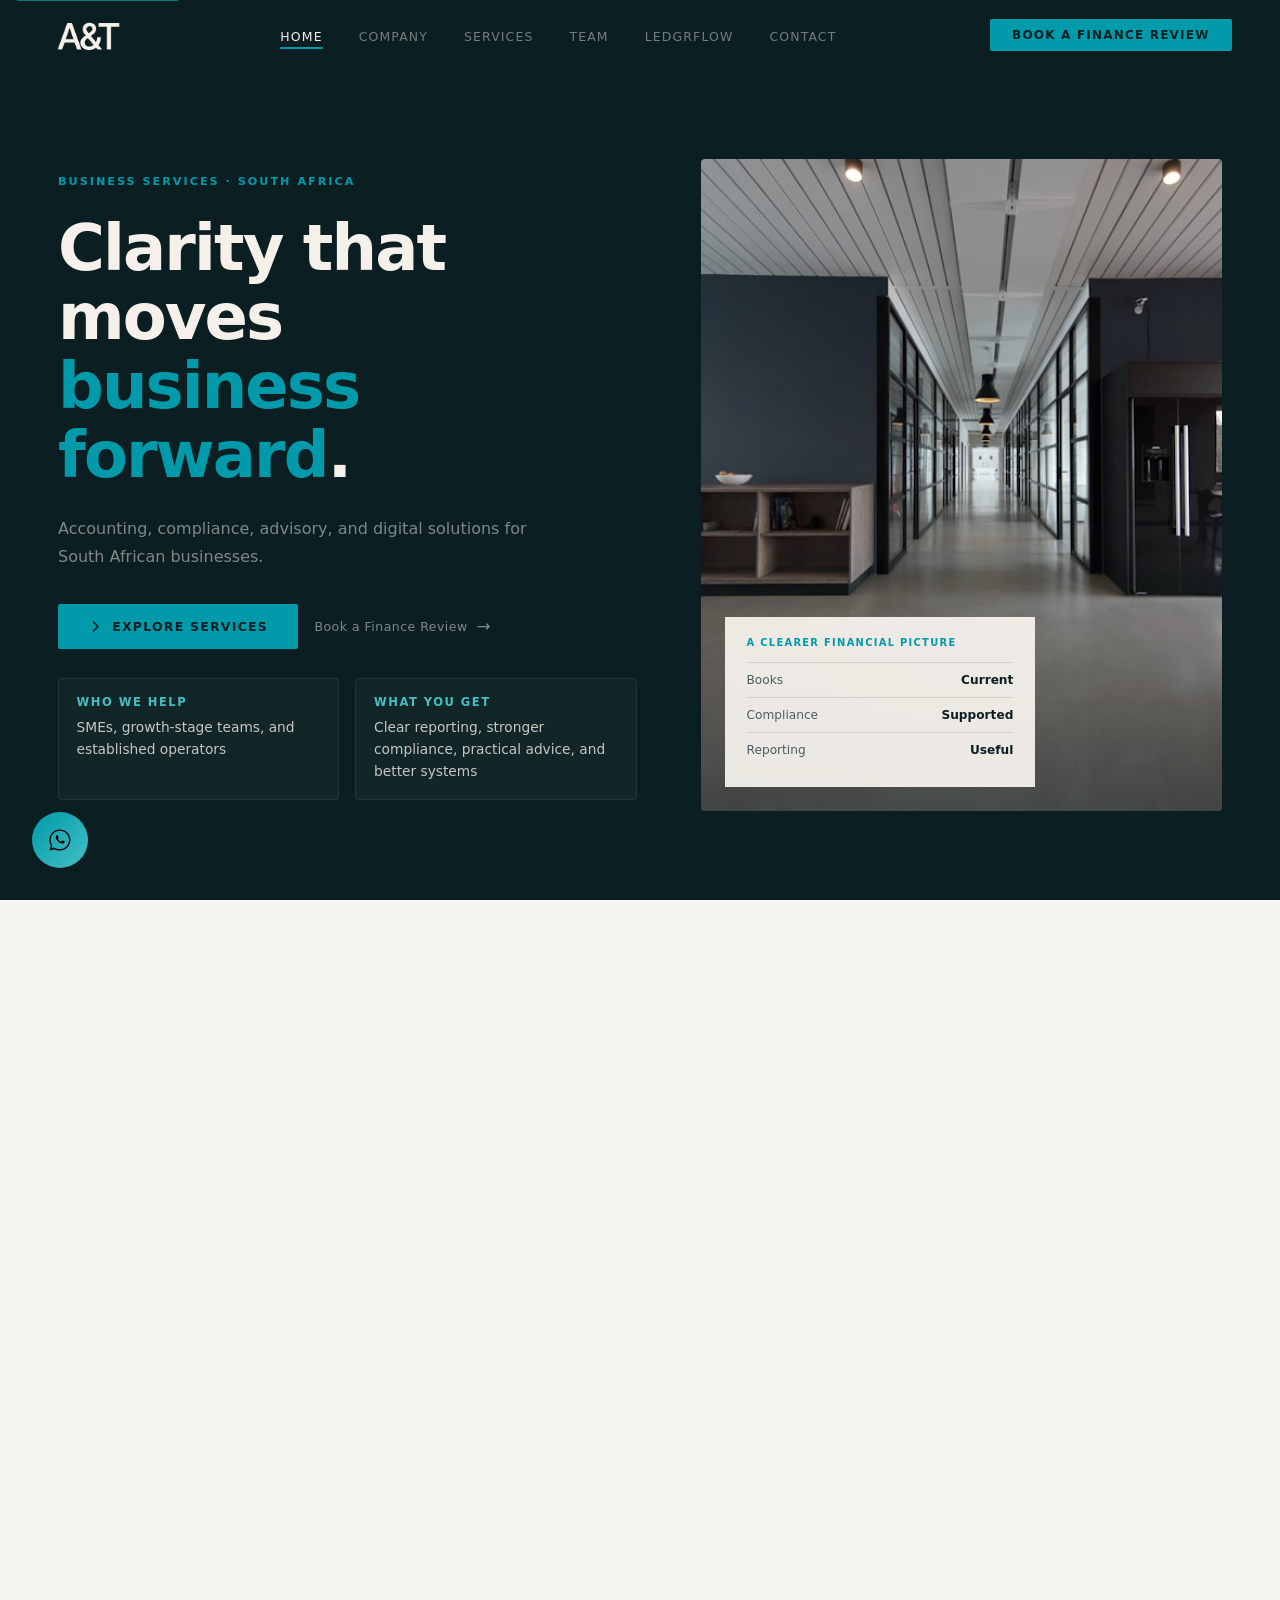
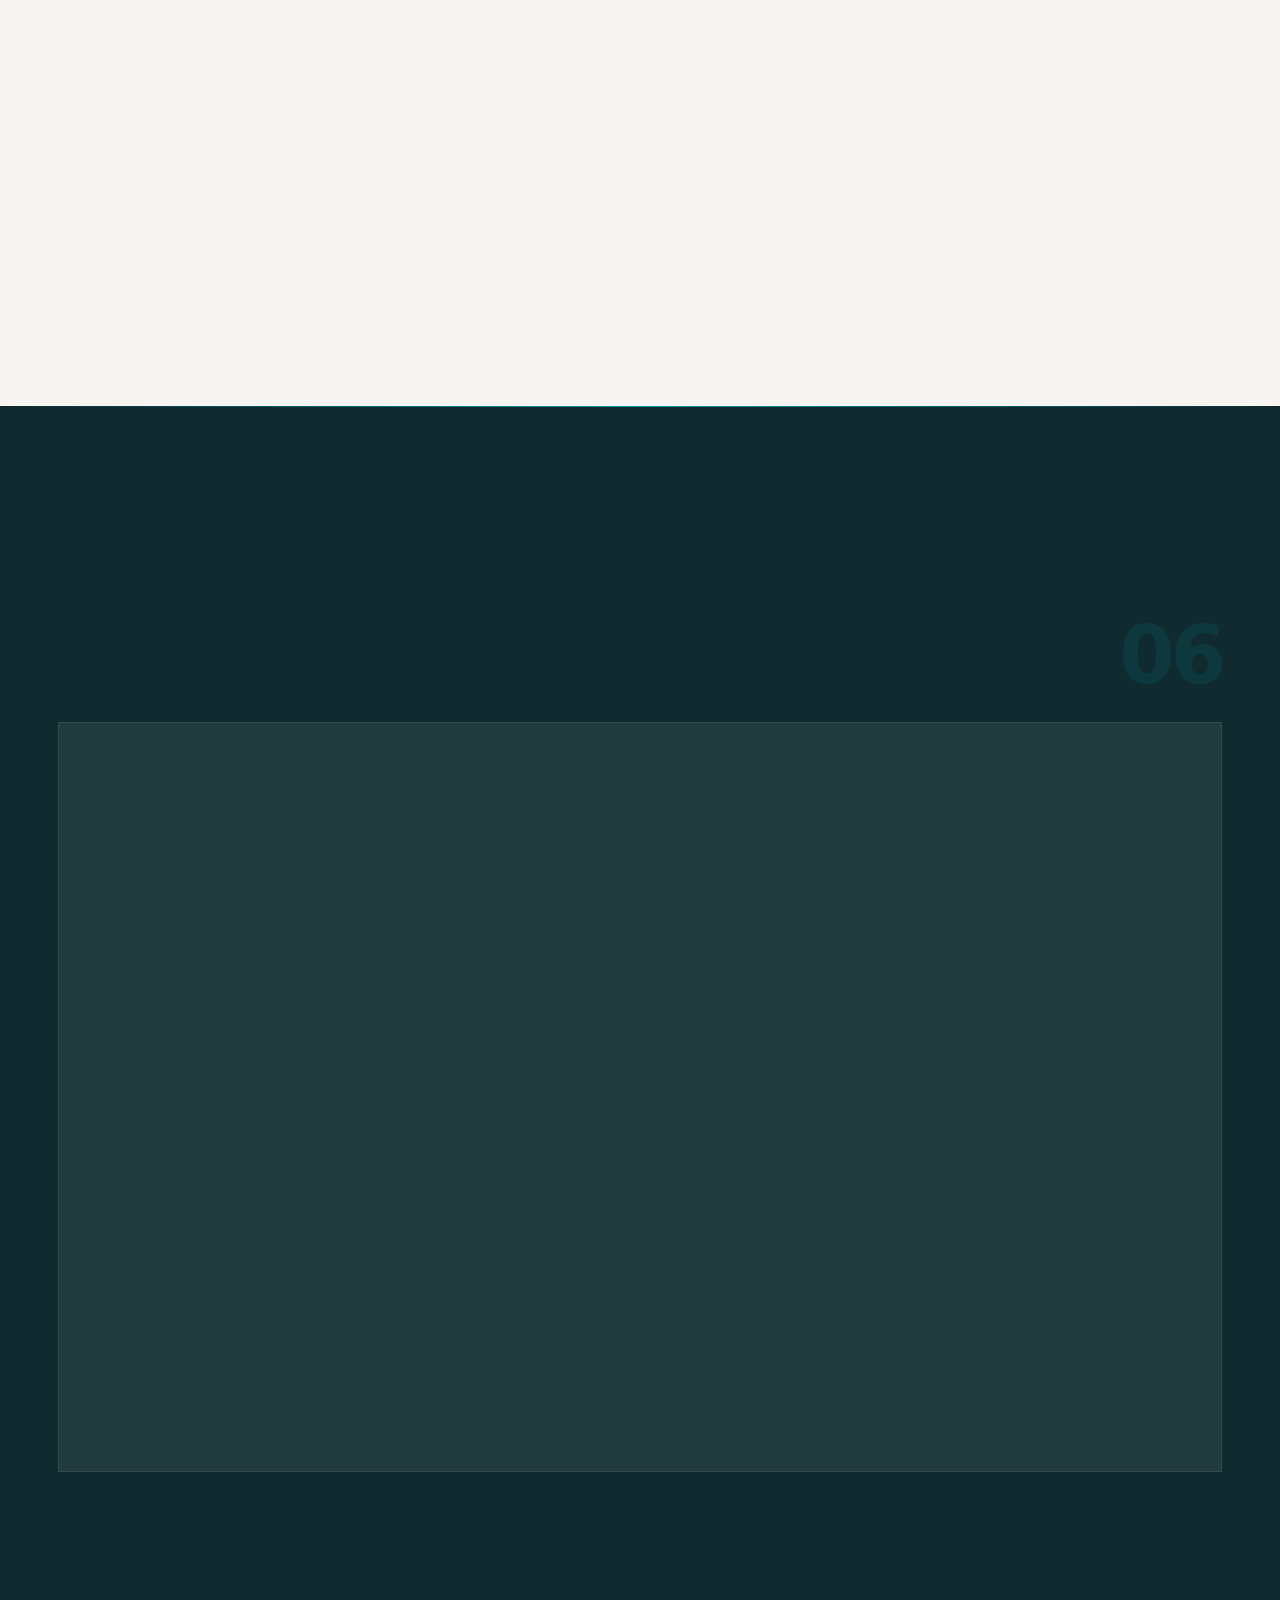
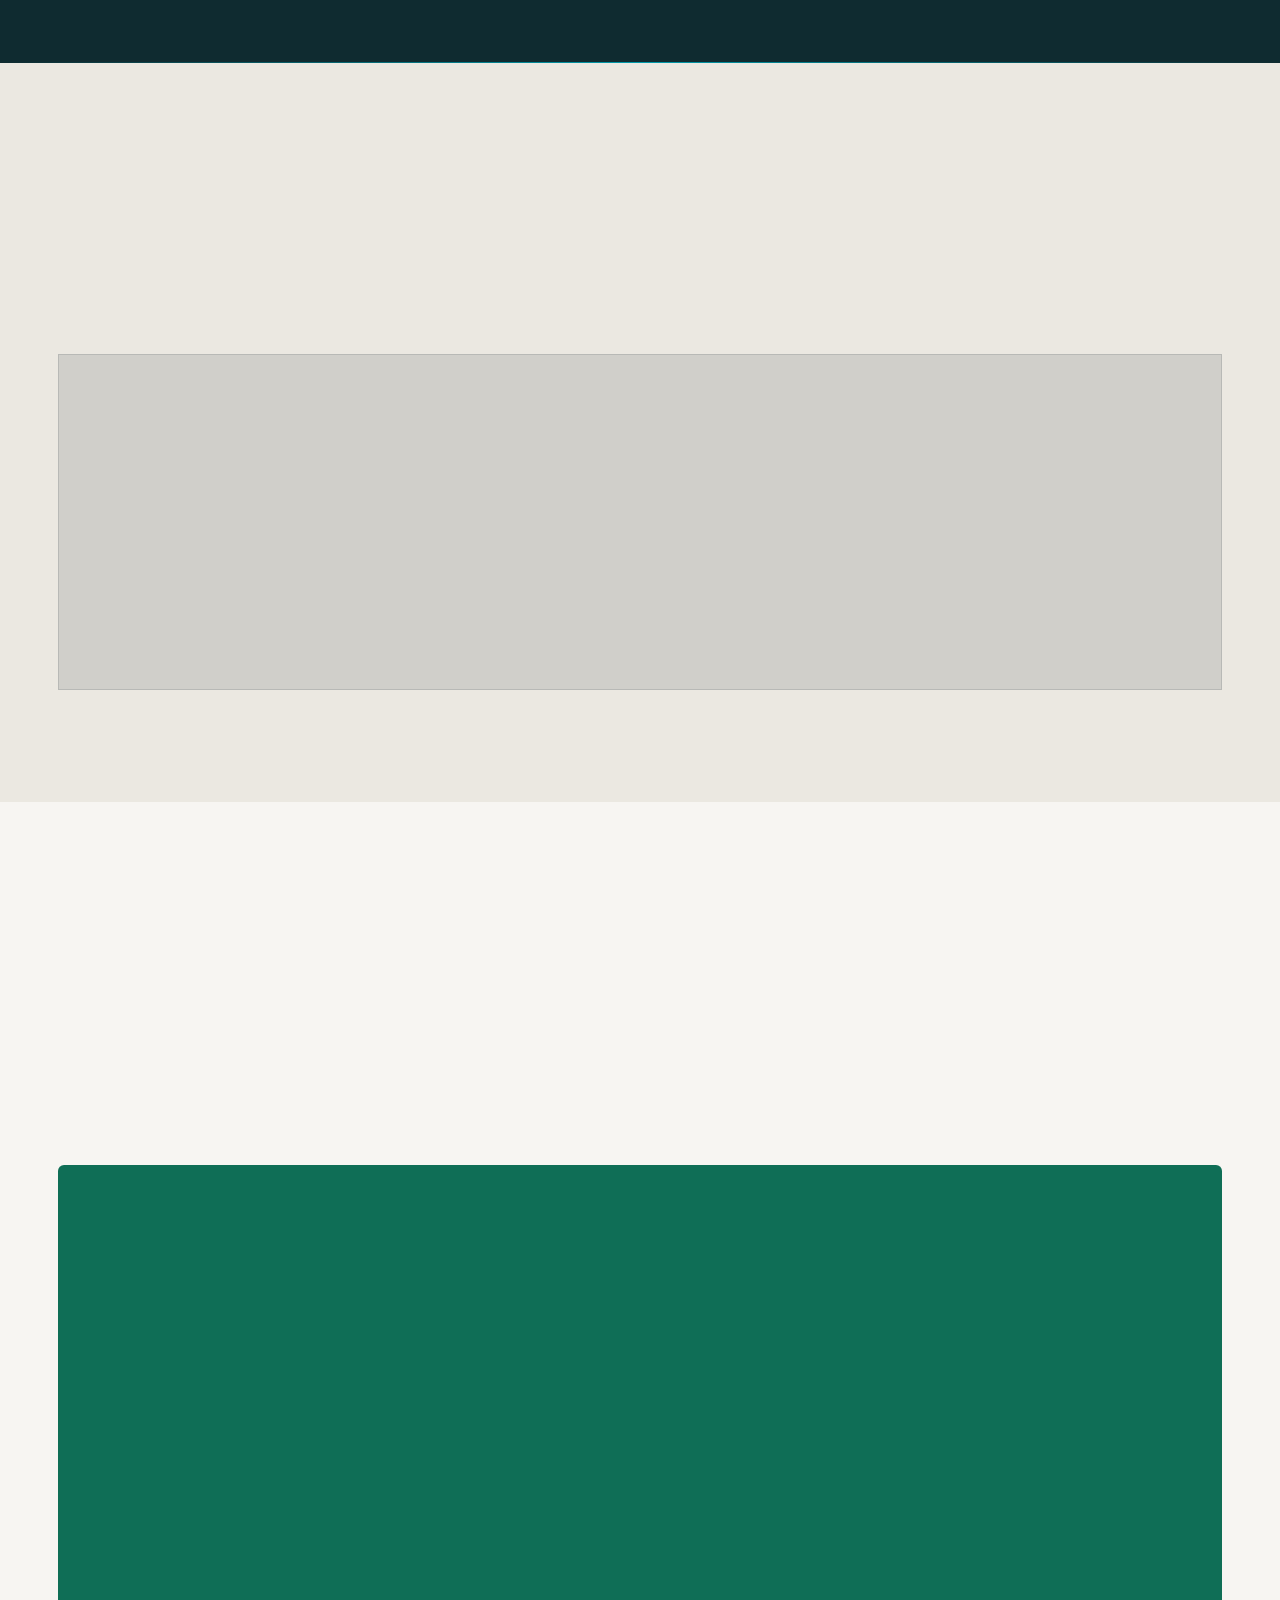
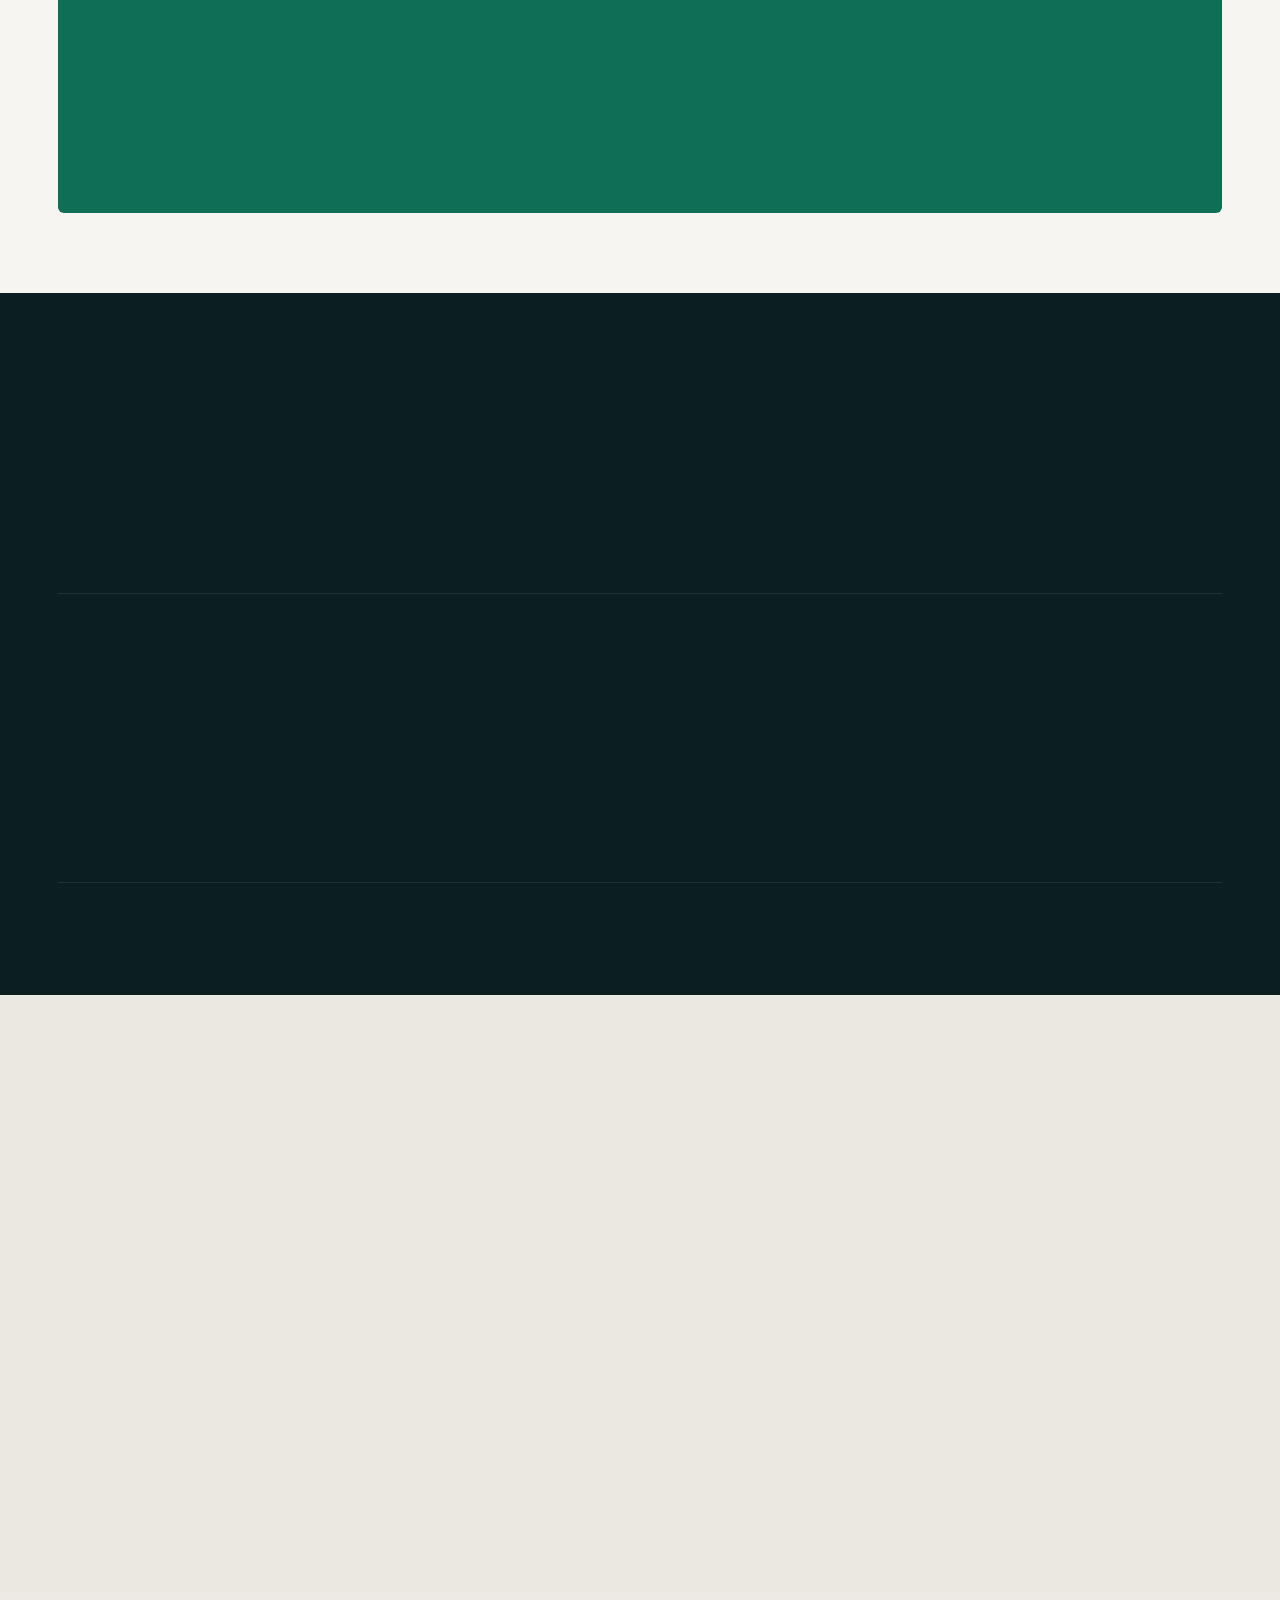
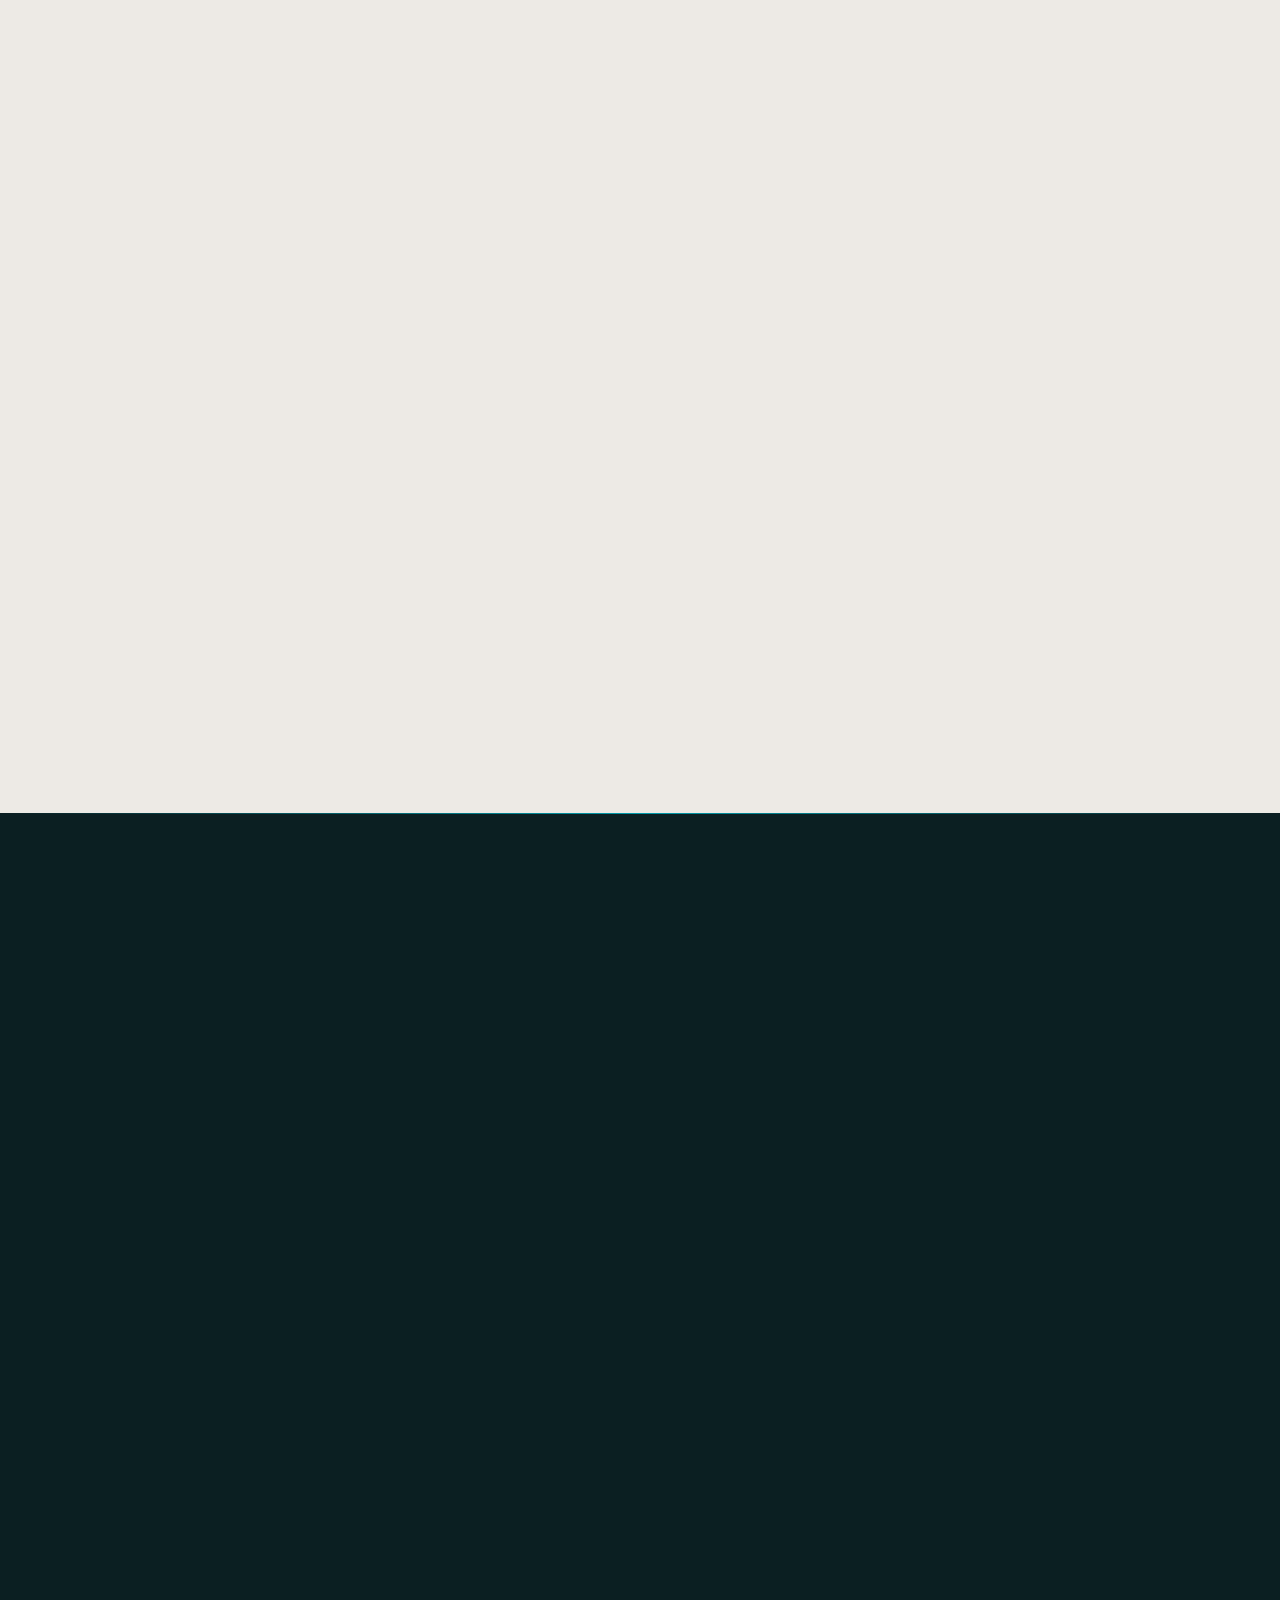
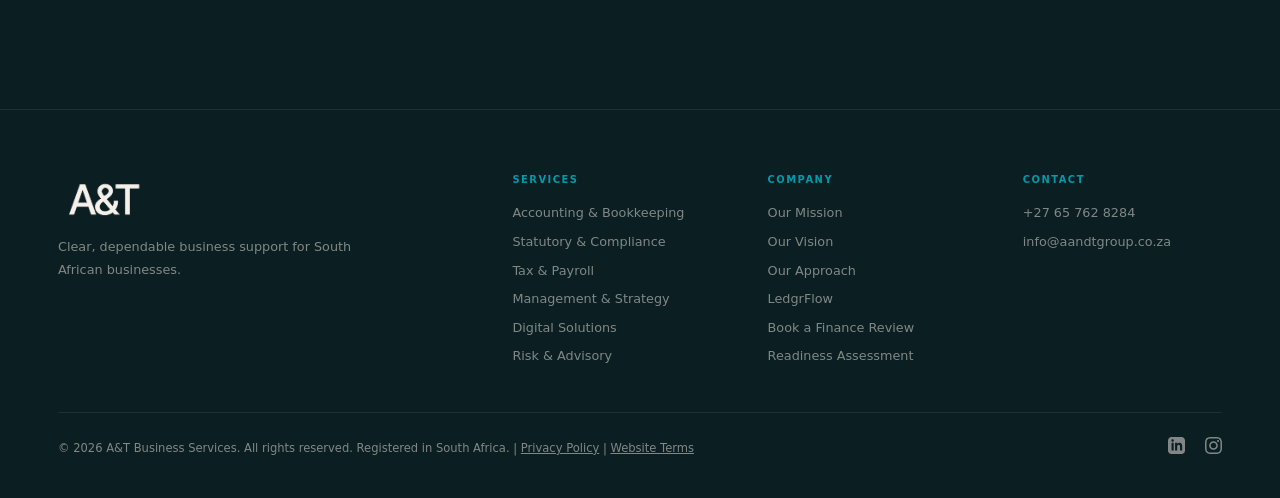
<file: index.html>
<!DOCTYPE html>
<html lang="en">
<head>
    <meta charset="UTF-8">
    <meta name="viewport" content="width=device-width, initial-scale=1.0">
    <meta http-equiv="Content-Security-Policy" content="default-src 'self'; base-uri 'self'; object-src 'none'; script-src 'self' 'sha256-s2CuUDOpTncBfDyTAWcVuBjfEQLFBSCFTuxo2DyQEmg='; style-src 'self' https://fonts.googleapis.com; font-src 'self' https://fonts.gstatic.com; img-src 'self' data: https://images.unsplash.com; connect-src 'self' https://formspree.io; form-action 'self' https://formspree.io; upgrade-insecure-requests;">
    <title>A&amp;T Business Services | Finance, Compliance, Advisory and Digital Solutions</title>

    <meta name="description" content="A&amp;T Business Services provides financial, compliance, advisory, risk, and digital solutions for South African businesses.">
    <meta name="keywords" content="Business Services South Africa, Accounting, Compliance, Advisory, Digital Solutions, Tax, Payroll, A&amp;T Business Services">
    <meta name="author" content="A&amp;T Business Services">
    <link rel="canonical" href="https://aandtgroup.co.za/">

    <meta property="og:type" content="website">
    <meta property="og:url" content="https://aandtgroup.co.za/">
    <meta property="og:title" content="A&amp;T Business Services | Finance, Compliance, Advisory and Digital Solutions">
    <meta property="og:description" content="Financial, compliance, advisory, risk, and digital solutions for South African businesses.">
    <meta property="og:image" content="https://aandtgroup.co.za/assets/images/hero-office.jpg">

    <meta property="twitter:card" content="summary_large_image">
    <meta property="twitter:url" content="https://aandtgroup.co.za/">
    <meta property="twitter:title" content="A&amp;T Business Services | Finance, Compliance, Advisory and Digital Solutions">
    <meta property="twitter:description" content="Financial, compliance, advisory, risk, and digital solutions for South African businesses.">
    <meta property="twitter:image" content="https://aandtgroup.co.za/assets/images/hero-office.jpg">

    <link rel="preconnect" href="https://fonts.googleapis.com">
    <link rel="preconnect" href="https://fonts.gstatic.com" crossorigin>
    <link href="https://fonts.googleapis.com/css2?family=DM+Sans:ital,opsz,wght@0,9..40,300;0,9..40,400;0,9..40,500;0,9..40,600;0,9..40,700;1,9..40,300;1,9..40,400&display=swap" rel="stylesheet">

    <link rel="stylesheet" href="css/style.css">
    <link rel="icon" type="image/svg+xml" href="assets/favicon.svg?v=20260509">
    <link rel="shortcut icon" href="assets/favicon.svg?v=20260509">

    <script type="application/ld+json">
    {
      "@context": "https://schema.org",
      "@type": "FinancialService",
      "name": "A&T Business Services",
      "description": "Business services for South African businesses, including accounting, compliance, advisory, and digital solutions.",
      "url": "https://aandtgroup.co.za/",
      "telephone": "+27657628284",
      "address": {
        "@type": "PostalAddress",
        "addressCountry": "ZA",
        "addressLocality": "Johannesburg"
      },
      "openingHoursSpecification": [
        {
          "@type": "OpeningHoursSpecification",
          "dayOfWeek": ["Monday", "Tuesday", "Wednesday", "Thursday", "Friday"],
          "opens": "08:00",
          "closes": "17:00"
        },
        {
          "@type": "OpeningHoursSpecification",
          "dayOfWeek": "Saturday",
          "opens": "09:00",
          "closes": "13:00"
        }
      ],
      "sameAs": [
        "https://www.linkedin.com/company/a-and-t-business-services/",
        "https://www.instagram.com/a_and_t_business_services"
      ]
    }
    </script>
</head>
<body>
<a href="#main-content" class="skip-link">Skip to content</a>

<nav id="nav">
    <a href="#home" class="nav-logo" aria-label="A&amp;T Business Services home">
        <img src="assets/at-logo.png" alt="A&amp;T Business Services" class="brand-lockup">
    </a>
    <ul class="nav-links">
        <li><a href="#home">Home</a></li>
        <li><a href="#company">Company</a></li>
        <li><a href="#services">Services</a></li>
        <li><a href="#team">Team</a></li>
        <li><a href="https://ledgrflow.co.za">LedgrFlow</a></li>
        <li><a href="#contact">Contact</a></li>
    </ul>
    <a href="finance-review.html" class="nav-cta">Book a Finance Review</a>
    <button class="hamburger" id="hamburger" aria-label="Toggle menu" aria-expanded="false" aria-controls="mob-menu">
        <span></span><span></span><span></span>
    </button>
</nav>

<div class="mob-menu" id="mob-menu" aria-hidden="true">
    <a href="#home">Home</a>
    <a href="#company">Company</a>
    <a href="#services">Services</a>
    <a href="#team">Team</a>
    <a href="https://ledgrflow.co.za">LedgrFlow</a>
    <a href="#contact">Contact</a>
</div>

<main id="main-content">
<section id="home">
    <div class="hero-inner">
        <div class="hero-left">
            <div class="hero-eyebrow">Business Services &middot; South Africa</div>
            <h1 class="hero-h1">
                Clarity that moves<br><em>business forward</em>.
            </h1>
            <p class="hero-sub">
                Accounting, compliance, advisory, and digital solutions for South African businesses.
            </p>
            <div class="hero-actions">
                <a href="#services" class="btn-teal">
                    <svg width="15" height="15" fill="none" stroke="currentColor" viewBox="0 0 24 24"><path stroke-linecap="round" stroke-linejoin="round" stroke-width="2.5" d="M9 5l7 7-7 7"/></svg>
                    Explore Services
                </a>
                <a href="finance-review.html" class="btn-outline">
                    Book a Finance Review
                    <svg width="15" height="15" fill="none" stroke="currentColor" viewBox="0 0 24 24"><path stroke-linecap="round" stroke-linejoin="round" stroke-width="2" d="M17 8l4 4m0 0l-4 4m4-4H3"/></svg>
                </a>
            </div>
            <div class="hero-proof">
                <div class="proof-item">
                    <strong>Who we help</strong>
                    <span>SMEs, growth-stage teams, and established operators</span>
                </div>
                <div class="proof-item">
                    <strong>What you get</strong>
                    <span>Clear reporting, stronger compliance, practical advice, and better systems</span>
                </div>
            </div>
        </div>

        <div class="hero-photo-wrap">
            <img class="hero-photo" src="assets/images/hero-office.jpg" alt="Modern professional office interior" loading="eager" fetchpriority="high" decoding="async">
            <div class="hero-photo-shade"></div>

            <div class="hero-insight-panel">
                <div class="insight-label">A clearer financial picture</div>
                <div class="insight-row"><span>Books</span><strong>Current</strong></div>
                <div class="insight-row"><span>Compliance</span><strong>Supported</strong></div>
                <div class="insight-row"><span>Reporting</span><strong>Useful</strong></div>
            </div>
        </div>
    </div>
</section>

<section id="company">
    <div class="section-wrap">
        <div class="company-grid">
            <div class="company-copy">
                <div class="tag rv">About A&amp;T</div>
                <h2 class="h2-light rv rv-d1">Built for the numbers<br>behind every <em>decision</em></h2>
                <div class="rv rv-d2">
                    <p class="company-intro">A&amp;T Business Services is a South African business-services firm led by <strong>experienced financial professionals</strong>. We bring accounting, compliance, advisory, and digital solutions together in one dependable partnership.</p>
                    <p>From growing SMEs building stronger foundations to established businesses improving reporting, compliance, and systems, we turn complexity into clearer decisions.</p>
                </div>
                <div class="trust-strip rv rv-d3" aria-label="Key trust signals">
                    <div class="trust-chip">CA(SA) oversight</div>
                    <div class="trust-chip">IFRS-ready reporting</div>
                    <div class="trust-chip">SARS and CIPC support</div>
                    <div class="trust-chip">Direct, responsive support</div>
                </div>
                <div class="pillars rv rv-d4">
                    <div class="pillar">
                        <div class="pil-num">01</div>
                        <div class="pil-body">
                            <h4>Adaptability</h4>
                            <p>We evolve with the business landscape and stay current with regulatory changes and market shifts so you do not have to.</p>
                        </div>
                    </div>
                    <div class="pillar">
                        <div class="pil-num">02</div>
                        <div class="pil-body">
                            <h4>Innovation</h4>
                            <p>Technology-forward thinking that modernises your financial infrastructure for competitive advantage.</p>
                        </div>
                    </div>
                    <div class="pillar">
                        <div class="pil-num">03</div>
                        <div class="pil-body">
                            <h4>Integrity</h4>
                            <p>Every engagement is grounded in honesty, transparency, and professional ethics at all times.</p>
                        </div>
                    </div>
                </div>
            </div>

            <div class="company-visual rv rv-d2">
                <div class="company-photo-wrap">
                    <img class="company-photo" src="assets/images/company-culture.jpg" alt="Clean modern office environment" loading="lazy" decoding="async">
                    <div class="company-photo-overlay"></div>
                    <div class="company-photo-caption">
                        <p>Expert partnership, every step</p>
                        <div class="badge-small">Est. South Africa</div>
                    </div>
                </div>

                <div class="vision-card rv rv-d3">
                    <p>Our mission is to give South African businesses <strong>clear, dependable support across finance, compliance, strategy, and systems</strong>, trusted for accuracy, valued for integrity, and designed for better decisions.</p>
                </div>

                <div class="metrics-row rv rv-d4">
                    <div class="metric-cell">
                        <div class="metric-val">CA<sup>(SA)</sup></div>
                        <div class="metric-desc">Qualified Team</div>
                    </div>
                    <div class="metric-cell">
                        <div class="metric-val">IFRS</div>
                        <div class="metric-desc">Compliant</div>
                    </div>
                    <div class="metric-cell">
                        <div class="metric-val">SA</div>
                        <div class="metric-desc">Local Expertise</div>
                    </div>
                    <div class="metric-cell">
                        <div class="metric-val">SME</div>
                        <div class="metric-desc">Business Focus</div>
                    </div>
                </div>
            </div>
        </div>
    </div>
</section>

<section id="services">
    <div class="section-wrap">
        <div class="services-head">
            <div>
                <div class="tag tag-on-dark rv">What We Do</div>
                <h2 class="h2-dark rv rv-d1">Business support<br><em>built around clarity</em></h2>
            </div>
            <div class="services-count rv">06</div>
        </div>
        <div class="services-grid">
            <div class="svc-tile rv">
                <div class="svc-num">01</div>
                <div class="svc-icon"><svg width="20" height="20" fill="none" stroke="currentColor" viewBox="0 0 24 24"><path stroke-linecap="round" stroke-linejoin="round" stroke-width="1.6" d="M9 12h6m-6 4h6m2 5H7a2 2 0 01-2-2V5a2 2 0 012-2h5.586a1 1 0 01.707.293l5.414 5.414a1 1 0 01.293.707V19a2 2 0 01-2 2z"/></svg></div>
                <h3>Accounting &amp; Bookkeeping</h3>
                <p>Meticulous recording of every transaction, bank reconciliation, and period-end reporting so your books are always current.</p>
                <ul class="svc-list">
                    <li>Transaction recording &amp; categorisation</li>
                    <li>Bank reconciliations</li>
                    <li>Monthly &amp; quarterly reports</li>
                    <li>AP &amp; AR management</li>
                </ul>
            </div>

            <div class="svc-tile rv rv-d1">
                <div class="svc-num">02</div>
                <div class="svc-icon"><svg width="20" height="20" fill="none" stroke="currentColor" viewBox="0 0 24 24"><path stroke-linecap="round" stroke-linejoin="round" stroke-width="1.6" d="M9 12l2 2 4-4m5.618-4.016A11.955 11.955 0 0112 2.944a11.955 11.955 0 01-8.618 3.04A12.02 12.02 0 003 9c0 5.591 3.824 10.29 9 11.622 5.176-1.332 9-6.03 9-11.622 0-1.042-.133-2.052-.382-3.016z"/></svg></div>
                <h3>Statutory &amp; Compliance</h3>
                <p>IFRS-compliant financial statements and CIPC compliance management that keep your business regulator-ready.</p>
                <ul class="svc-list">
                    <li>IFRS financial statements</li>
                    <li>CIPC filings &amp; compliance</li>
                    <li>Company secretary services</li>
                    <li>Regulatory management</li>
                </ul>
            </div>

            <div class="svc-tile rv rv-d2">
                <div class="svc-num">03</div>
                <div class="svc-icon"><svg width="20" height="20" fill="none" stroke="currentColor" viewBox="0 0 24 24"><path stroke-linecap="round" stroke-linejoin="round" stroke-width="1.6" d="M17 9V7a2 2 0 00-2-2H5a2 2 0 00-2 2v6a2 2 0 002 2h2m2 4h10a2 2 0 002-2v-6a2 2 0 00-2-2H9a2 2 0 00-2 2v6a2 2 0 002 2zm7-5a2 2 0 11-4 0 2 2 0 014 0z"/></svg></div>
                <h3>Tax &amp; Payroll</h3>
                <p>End-to-end SARS compliance and payroll processing that keeps submissions accurate, timely, and predictable.</p>
                <ul class="svc-list">
                    <li>Corporate &amp; individual tax returns</li>
                    <li>VAT registration &amp; returns</li>
                    <li>PAYE, UIF &amp; SDL submissions</li>
                    <li>Monthly payroll processing</li>
                </ul>
            </div>

            <div class="svc-tile rv rv-d3">
                <div class="svc-num">04</div>
                <div class="svc-icon"><svg width="20" height="20" fill="none" stroke="currentColor" viewBox="0 0 24 24"><path stroke-linecap="round" stroke-linejoin="round" stroke-width="1.6" d="M9.663 17h4.673M12 3v1m6.364 1.636l-.707.707M21 12h-1M4 12H3m3.343-5.657l-.707-.707m2.828 9.9a5 5 0 117.072 0l-.548.547A3.374 3.374 0 0014 18.469V19a2 2 0 11-4 0v-.531c0-.895-.356-1.754-.988-2.386l-.548-.547z"/></svg></div>
                <h3>Management &amp; Strategy</h3>
                <p>Reporting, forecasting, and strategic support that help management understand performance and plan with confidence.</p>
                <ul class="svc-list">
                    <li>Management accounts</li>
                    <li>Budgeting and forecasting</li>
                    <li>Performance analysis</li>
                    <li>Growth strategy support</li>
                </ul>
            </div>

            <div class="svc-tile rv rv-d4">
                <div class="svc-num">05</div>
                <div class="svc-icon"><svg width="20" height="20" fill="none" stroke="currentColor" viewBox="0 0 24 24"><path stroke-linecap="round" stroke-linejoin="round" stroke-width="1.6" d="M9.75 17L9 20l-1 1h8l-1-1-.75-3M3 13h18M5 17h14a2 2 0 002-2V5a2 2 0 00-2-2H5a2 2 0 00-2 2v10a2 2 0 002 2z"/></svg></div>
                <h3>Digital Solutions</h3>
                <p>Improve financial and operational workflows with practical cloud tools, automation, and integrated reporting.</p>
                <ul class="svc-list">
                    <li>Cloud systems setup</li>
                    <li>LedgrFlow implementation</li>
                    <li>Process automation</li>
                    <li>Digital reporting solutions</li>
                </ul>
            </div>

            <div class="svc-tile rv rv-d5">
                <div class="svc-num">06</div>
                <div class="svc-icon"><svg width="20" height="20" fill="none" stroke="currentColor" viewBox="0 0 24 24"><path stroke-linecap="round" stroke-linejoin="round" stroke-width="1.6" d="M17 20h5v-2a3 3 0 00-5.356-1.857M17 20H7m10 0v-2c0-.656-.126-1.283-.356-1.857M7 20H2v-2a3 3 0 015.356-1.857M7 20v-2c0-.656.126-1.283.356-1.857m0 0a5.002 5.002 0 019.288 0M15 7a3 3 0 11-6 0 3 3 0 016 0z"/></svg></div>
                <h3>Risk &amp; Advisory</h3>
                <p>Practical guidance for complex reporting, controls, risk, transactions, and high-stakes business decisions.</p>
                <ul class="svc-list">
                    <li>Risk and control reviews</li>
                    <li>M&amp;A and due diligence</li>
                    <li>Business valuations</li>
                    <li>AML compliance support</li>
                </ul>
            </div>
        </div>
        <div class="section-action rv">
            <a href="services.html" class="btn-outline">Explore all business services</a>
        </div>
    </div>
</section>

<section id="audience" class="audience-section">
    <div class="section-wrap">
        <div class="audience-head">
            <div>
                <div class="tag rv">Who We Help</div>
                <h2 class="h2-light rv rv-d1">Business support that<br>meets you <em>where you are</em></h2>
            </div>
            <p class="rv rv-d2">Different businesses need different levels of structure. We shape the support around the stage, complexity, and decisions in front of you.</p>
        </div>
        <div class="audience-grid">
            <article class="audience-card rv">
                <span class="audience-number">01</span>
                <h3>Growing SMEs</h3>
                <p>Financial, compliance, and operational support without the cost of building multiple internal functions.</p>
            </article>
            <article class="audience-card rv rv-d1">
                <span class="audience-number">02</span>
                <h3>Established Businesses</h3>
                <p>Stronger reporting, controls, advisory, and systems support for more complex operations and management decisions.</p>
            </article>
            <article class="audience-card rv rv-d2">
                <span class="audience-number">03</span>
                <h3>Founders Building Structure</h3>
                <p>A clear financial and compliance foundation, supported by practical systems that give the business room to grow properly.</p>
            </article>
        </div>
    </div>
</section>

<section id="ledgrflow" class="ledgrflow-bridge">
    <div class="section-wrap">
        <div class="ledgrflow-heading rv">
            <div class="tag">Built by A&amp;T</div>
            <h2>Our accounting experience<br>became <em>software</em>.</h2>
            <p>LedgrFlow is accounting software developed by A&amp;T Business Services for South African SMEs and bookkeepers.</p>
        </div>
        <div class="ledgrflow-showcase">
            <div class="ledgrflow-product-copy rv">
                <div class="lf-lockup"><img class="lf-mark" src="assets/images/ledgrflow-mark.png" alt=""><span>LedgrFlow</span></div>
                <h3>Clear books. Current reports. Less financial admin.</h3>
                <p>Bring invoicing, ledgers, VAT tracking, and financial reporting into one focused workspace designed around South African business realities.</p>
                <ul>
                    <li>First company free</li>
                    <li>Built from real accounting experience</li>
                    <li>Built for businesses and bookkeepers</li>
                </ul>
                <div class="ledgrflow-actions">
                    <a href="https://ledgrflow.co.za" class="btn-teal">Explore LedgrFlow</a>
                </div>
            </div>
            <a class="ledgrflow-screen rv rv-d2" href="https://ledgrflow.co.za" aria-label="View LedgrFlow">
                <img class="ledgrflow-dashboard" src="assets/images/ledgrflow-dashboard.png" alt="LedgrFlow accounting dashboard showing receivables, payables, cash balance, and reporting">
                <span class="screen-caption">See LedgrFlow in action</span>
            </a>
        </div>
    </div>
</section>

<section class="process-section" id="process">
    <div class="section-wrap">
        <div class="process-head">
            <div class="tag tag-on-dark rv">How We Work</div>
            <h2 class="h2-dark rv rv-d1">A clearer operating<br><em>rhythm for your business</em></h2>
        </div>
        <div class="process-grid">
            <article class="process-step rv">
                <span>01</span>
                <h3>Understand</h3>
                <p>We learn how your business operates, where the pressure sits, and what your reporting needs to answer.</p>
            </article>
            <article class="process-step rv rv-d1">
                <span>02</span>
                <h3>Organise</h3>
                <p>We strengthen the financial structure, workflows, records, controls, and responsibilities around the business.</p>
            </article>
            <article class="process-step rv rv-d2">
                <span>03</span>
                <h3>Maintain</h3>
                <p>We keep the finance, compliance, reporting, and support routines moving through a dependable process.</p>
            </article>
            <article class="process-step rv rv-d3">
                <span>04</span>
                <h3>Inform</h3>
                <p>We connect accurate information, practical advice, and better systems to support stronger decisions.</p>
            </article>
        </div>
    </div>
</section>

<section class="resource-section">
    <div class="section-wrap resource-grid">
        <div class="resource-copy rv">
            <div class="tag">Free Business Resource</div>
            <h2>How ready is your<br><em>accounting?</em></h2>
            <p>Use our practical readiness checklist to spot gaps in bookkeeping, tax records, payroll, reporting, and month-end routines.</p>
            <a href="accounting-checklist.html" class="btn-teal">Open the assessment</a>
        </div>
        <div class="resource-preview rv rv-d2">
            <span class="resource-kicker">Accounting readiness checklist</span>
            <div class="check-preview-row"><span></span>Bank accounts reconciled</div>
            <div class="check-preview-row"><span></span>VAT records complete</div>
            <div class="check-preview-row"><span></span>Payroll records current</div>
            <div class="check-preview-row"><span></span>Management reports reviewed</div>
            <p>Built for South African SMEs</p>
        </div>
    </div>
</section>

<section id="team" class="approach-section">
    <div class="section-wrap">
        <div class="team-grid">
            <div>
                <div class="tag rv">The Team</div>
                <h2 class="h2-light rv rv-d1">The right expertise,<br><em>around your business</em>.</h2>
                <p class="rv rv-d2">A&amp;T brings together financial professionals and business specialists across accounting, compliance, advisory, risk, and digital solutions. Clients work with a responsive team that understands both the numbers and the operational decisions behind them.</p>
                <div class="promise-box rv rv-d3">
                    <p>One connected team. Clear ownership. Practical support.</p>
                </div>
            </div>
            <div class="rv rv-d2">
                <div class="team-cards">
                    <div class="team-card">
                        <div class="tc-badge">01</div>
                        <div><div class="tc-title">Financial leadership</div><div class="tc-desc">CA(SA) oversight and experienced financial professionals focused on reliable reporting and sound decisions.</div></div>
                    </div>
                    <div class="team-card">
                        <div class="tc-badge">02</div>
                        <div><div class="tc-title">Accounting &amp; compliance</div><div class="tc-desc">Hands-on support that keeps records current, submissions organised, and obligations under control.</div></div>
                    </div>
                    <div class="team-card">
                        <div class="tc-badge">03</div>
                        <div><div class="tc-title">Advisory &amp; risk</div><div class="tc-desc">Practical guidance on performance, controls, transactions, and the decisions carrying the most weight.</div></div>
                    </div>
                    <div class="team-card">
                        <div class="tc-badge">04</div>
                        <div><div class="tc-title">Digital solutions</div><div class="tc-desc">Business and finance experience translated into better systems, simpler workflows, and useful technology.</div></div>
                    </div>
                </div>
            </div>
        </div>
    </div>
</section>

<section id="contact">
    <div class="section-wrap">
        <div class="contact-grid">
            <div class="contact-left">
                <div class="tag tag-on-dark rv">Get In Touch</div>
                <h2 class="h2-dark rv rv-d1">Let's bring clarity<br><em>to your business</em></h2>
                <p class="rv rv-d2">Tell us what is happening in the business and where you need support. We will help you identify the clearest next step.</p>

                <div class="contact-items rv rv-d3">
                    <a href="tel:+27657628284" class="contact-item">
                        <div class="ci-icon"><svg width="15" height="15" fill="none" stroke="currentColor" viewBox="0 0 24 24"><path stroke-linecap="round" stroke-linejoin="round" stroke-width="2" d="M3 5a2 2 0 012-2h3.28a1 1 0 01.948.684l1.498 4.493a1 1 0 01-.502 1.21l-2.257 1.13a11.042 11.042 0 005.516 5.516l1.13-2.257a1 1 0 011.21-.502l4.493 1.498a1 1 0 01.684.949V19a2 2 0 01-2 2h-1C9.716 21 3 14.284 3 6V5z"/></svg></div>
                        <div><div class="ci-label">Phone</div><div class="ci-value">+27 65 762 8284</div></div>
                    </a>
                    <a href="mailto:info@aandtgroup.co.za" class="contact-item" id="email-link">
                        <div class="ci-icon"><svg width="15" height="15" fill="none" stroke="currentColor" viewBox="0 0 24 24"><path stroke-linecap="round" stroke-linejoin="round" stroke-width="2" d="M3 8l7.89 4.26a2 2 0 002.22 0L21 8M5 19h14a2 2 0 002-2V7a2 2 0 00-2-2H5a2 2 0 00-2 2v10a2 2 0 002 2z"/></svg></div>
                        <div><div class="ci-label">Email</div><div class="ci-value"><span data-email>info@aandtgroup.co.za</span></div></div>
                    </a>
                </div>

                <div class="hours-box rv rv-d4">
                    <h4>Business Hours</h4>
                    <div class="hours-row"><span>Monday - Friday</span><span>8:00 AM - 5:00 PM</span></div>
                    <div class="hours-row"><span>Saturday</span><span>9:00 AM - 1:00 PM</span></div>
                    <div class="hours-row"><span>Sunday</span><span class="muted-hours-value">Closed</span></div>
                    <div class="hours-row accent"><span>Enquiries</span><span>Reviewed each business day</span></div>
                </div>
            </div>

            <div class="rv rv-d2">
                <div class="form-box">
                    <div id="form-body">
                        <h3 class="form-title">Send a Message</h3>
                        <p class="form-sub">Focused first conversation &middot; No obligation</p>
                        <form id="contact-form" action="https://formspree.io/f/mjglwdzv" method="POST">
                            <input type="text" name="_gotcha" class="hp-field" tabindex="-1" autocomplete="off">
                            <input type="hidden" name="_subject" value="New Website Enquiry - A&amp;T Business Services">

                            <div class="form-row">
                                <div class="fg">
                                    <label for="fn">Full Name <span class="req">*</span></label>
                                    <input id="fn" name="name" type="text" class="fc" placeholder="Jane Smith" required autocomplete="name">
                                    <div class="err-msg" id="fn-err">Please enter your name.</div>
                                </div>
                                <div class="fg">
                                    <label for="fc-co">Company</label>
                                    <input id="fc-co" name="company" type="text" class="fc" placeholder="Acme (Pty) Ltd" autocomplete="organization">
                                </div>
                            </div>
                            <div class="form-row">
                                <div class="fg">
                                    <label for="fe">Email Address <span class="req">*</span></label>
                                    <input id="fe" name="email" type="email" class="fc" placeholder="jane@example.com" required autocomplete="email">
                                    <div class="err-msg" id="fe-err">Please enter a valid email.</div>
                                </div>
                                <div class="fg">
                                    <label for="fp">Phone Number</label>
                                    <input id="fp" name="phone" type="tel" class="fc" placeholder="+27 ..." autocomplete="tel">
                                </div>
                            </div>
                            <div class="fg">
                                <label for="fs">Service of Interest</label>
                                <select id="fs" name="service" class="fc">
                                    <option value="">Select a service...</option>
                                    <option>Accounting &amp; Bookkeeping</option>
                                    <option>Statutory &amp; Compliance</option>
                                    <option>Tax &amp; Payroll</option>
                                    <option>Management &amp; Strategy</option>
                                    <option>Digital Solutions</option>
                                    <option>Risk &amp; Advisory</option>
                                    <option>LedgrFlow</option>
                                    <option>General Enquiry</option>
                                </select>
                            </div>
                            <div class="fg">
                                <label for="fm">Message <span class="req">*</span></label>
                                <textarea id="fm" name="message" class="fc" placeholder="Tell us about your business, your current challenge, and what support you need..." required></textarea>
                                <div class="err-msg" id="fm-err">Please enter a message.</div>
                            </div>
                            <button type="submit" class="btn-submit" id="sub-btn">
                                <svg width="15" height="15" fill="none" stroke="currentColor" viewBox="0 0 24 24"><path stroke-linecap="round" stroke-linejoin="round" stroke-width="2" d="M12 19l9 2-9-18-9 18 9-2zm0 0v-8"/></svg>
                                Request a Call Back
                            </button>
                        </form>
                    </div>
                    <div class="form-success" id="form-ok">
                        <div class="success-ring">
                            <svg width="30" height="30" fill="none" stroke="currentColor" viewBox="0 0 24 24"><path stroke-linecap="round" stroke-linejoin="round" stroke-width="2.5" d="M5 13l4 4L19 7"/></svg>
                        </div>
                        <h3>Message Received</h3>
                        <p>Thank you. A member of our team will respond as soon as possible.</p>
                        <a href="#" class="reset-lnk" id="reset-btn">&larr; Send another message</a>
                    </div>
                </div>
            </div>
        </div>
    </div>
</section>
</main>

<footer>
    <div class="section-wrap">
        <div class="footer-grid">
            <div class="f-brand">
                <div class="f-logo">
                    <img src="assets/at-logo.png" alt="A&amp;T Business Services" class="brand-lockup">
                </div>
                <p>Clear, dependable business support for South African businesses.</p>
            </div>
            <div class="f-col">
                <h4>Services</h4>
                <ul>
                    <li><a href="services.html#bookkeeping">Accounting &amp; Bookkeeping</a></li>
                    <li><a href="services.html#reporting">Statutory &amp; Compliance</a></li>
                    <li><a href="services.html#tax">Tax &amp; Payroll</a></li>
                    <li><a href="services.html#management">Management &amp; Strategy</a></li>
                    <li><a href="services.html#systems">Digital Solutions</a></li>
                    <li><a href="services.html#advisory">Risk &amp; Advisory</a></li>
                </ul>
            </div>
            <div class="f-col">
                <h4>Company</h4>
                <ul>
                    <li><a href="#company">Our Mission</a></li>
                    <li><a href="#company">Our Vision</a></li>
                    <li><a href="#team">Our Approach</a></li>
                    <li><a href="https://ledgrflow.co.za">LedgrFlow</a></li>
                    <li><a href="finance-review.html">Book a Finance Review</a></li>
                    <li><a href="accounting-checklist.html">Readiness Assessment</a></li>
                </ul>
            </div>
            <div class="f-col">
                <h4>Contact</h4>
                <ul>
                    <li><a href="tel:+27657628284">+27 65 762 8284</a></li>
                    <li><a href="mailto:info@aandtgroup.co.za"><span data-email>info@aandtgroup.co.za</span></a></li>
                </ul>
            </div>
        </div>
        <div class="footer-bottom">
            <p>&copy; 2026 A&T Business Services. All rights reserved. Registered in South Africa. | <a href="privacy-policy.html" class="footer-inline-link">Privacy Policy</a> | <a href="terms-of-use.html" class="footer-inline-link">Website Terms</a></p>
            <div class="social-links">
                <a href="https://www.linkedin.com/company/a-and-t-business-services/" target="_blank" rel="noopener noreferrer" aria-label="LinkedIn" class="social-link">
                    <svg width="17" height="17" fill="currentColor" viewBox="0 0 24 24"><path d="M19 0h-14c-2.761 0-5 2.239-5 5v14c0 2.761 2.239 5 5 5h14c2.762 0 5-2.239 5-5v-14c0-2.761-2.238-5-5-5zm-11 19h-3v-11h3v11zm-1.5-12.268c-.966 0-1.75-.79-1.75-1.764s.784-1.764 1.75-1.764 1.75.79 1.75 1.764-.783 1.764-1.75 1.764zm13.5 12.268h-3v-5.604c0-3.368-4-3.113-4 0v5.604h-3v-11h3v1.765c1.396-2.586 7-2.777 7 2.476v6.759z"/></svg>
                </a>
                <a href="https://www.instagram.com/a_and_t_business_services?igsh=aGg1YTV4NGt4Z3o0" target="_blank" rel="noopener noreferrer" aria-label="Instagram" class="social-link">
                    <svg width="17" height="17" fill="currentColor" viewBox="0 0 24 24"><path d="M12 2.163c3.204 0 3.584.012 4.85.07 3.252.148 4.771 1.691 4.919 4.919.058 1.265.069 1.645.069 4.849 0 3.205-.012 3.584-.069 4.849-.149 3.225-1.664 4.771-4.919 4.919-1.266.058-1.644.07-4.85.07-3.204 0-3.584-.012-4.849-.07-3.26-.149-4.771-1.699-4.919-4.92-.058-1.265-.07-1.644-.07-4.849 0-3.204.013-3.583.07-4.849.149-3.227 1.664-4.771 4.919-4.919 1.266-.057 1.645-.069 4.849-.069zm0-2.163c-3.259 0-3.667.014-4.947.072-4.358.2-6.78 2.618-6.98 6.98-.059 1.281-.073 1.689-.073 4.948 0 3.259.014 3.668.072 4.948.2 4.358 2.618 6.78 6.98 6.98 1.281.058 1.689.072 4.948.072 3.259 0 3.668-.014 4.948-.072 4.354-.2 6.782-2.618 6.979-6.98.059-1.28.073-1.689.073-4.948 0-3.259-.014-3.667-.072-4.947-.196-4.354-2.617-6.78-6.979-6.98-1.281-.059-1.69-.073-4.949-.073zm0 5.838c-3.403 0-6.162 2.759-6.162 6.162s2.759 6.163 6.162 6.163 6.162-2.759 6.162-6.163c0-3.403-2.759-6.162-6.162-6.162zm0 10.162c-2.209 0-4-1.79-4-4 0-2.209 1.791-4 4-4s4 1.791 4 4c0 2.21-1.791 4-4 4zm6.406-11.845c-.796 0-1.441.645-1.441 1.44s.645 1.44 1.441 1.44c.795 0 1.439-.645 1.439-1.44s-.644-1.44-1.439-1.44z"/></svg>
                </a>
            </div>
        </div>
    </div>
</footer>

<div id="toast">
    <svg width="16" height="16" fill="none" stroke="currentColor" viewBox="0 0 24 24"><path stroke-linecap="round" stroke-linejoin="round" stroke-width="2.5" d="M5 13l4 4L19 7"/></svg>
    <span id="toast-msg">Message sent successfully.</span>
</div>

<a href="https://wa.me/27657628284" class="wa-float" target="_blank" rel="noopener noreferrer" aria-label="Chat on WhatsApp">
    <svg viewBox="0 0 24 24"><path d="M12.031 21.085c-1.636 0-3.238-.432-4.646-1.25L3 21l1.205-4.24c-.896-1.433-1.371-3.1-1.371-4.802 0-4.992 4.062-9.055 9.055-9.055 2.42 0 4.693.943 6.404 2.655 1.711 1.71 2.654 3.984 2.654 6.404 0 4.991-4.062 9.055-9.055 9.055h-.001zm-4.706-2.522c1.377.818 2.95 1.25 4.567 1.25 4.316 0 7.828-3.511 7.828-7.827 0-2.091-.814-4.057-2.293-5.536C15.947 4.972 13.98 4.158 11.89 4.158c-4.316 0-7.828 3.512-7.828 7.828 0 1.66.452 3.27 1.304 4.69l-.717 2.522 2.585-.705h.001zm8.397-5.524c-.19-.095-1.125-.555-1.3-.618-.175-.064-.302-.095-.429.095-.127.19-.492.618-.603.745-.112.127-.223.143-.414.048-.19-.095-.802-.296-1.528-.94-.564-.5-1.01-1.118-1.127-1.308-.112-.19-.012-.293.083-.388.086-.085.19-.222.285-.333.095-.111.127-.19.19-.317.064-.127.032-.238-.016-.333-.048-.095-.429-1.036-.588-1.418-.155-.371-.311-.321-.429-.327-.111-.005-.238-.006-.365-.006-.127 0-.333.048-.508.238-.175.19-.667.65-.667 1.585s.683 1.938.778 1.965c.095.127 1.34 2.046 3.245 2.868.453.196.806.313 1.082.4.455.145.87.124 1.198.075.367-.055 1.125-.46 1.284-.904.159-.444.159-.824.112-.904-.049-.08-.176-.127-.366-.222z"/></svg>
</a>

<script src="js/script.js"></script>

</body>
</html>
</file>
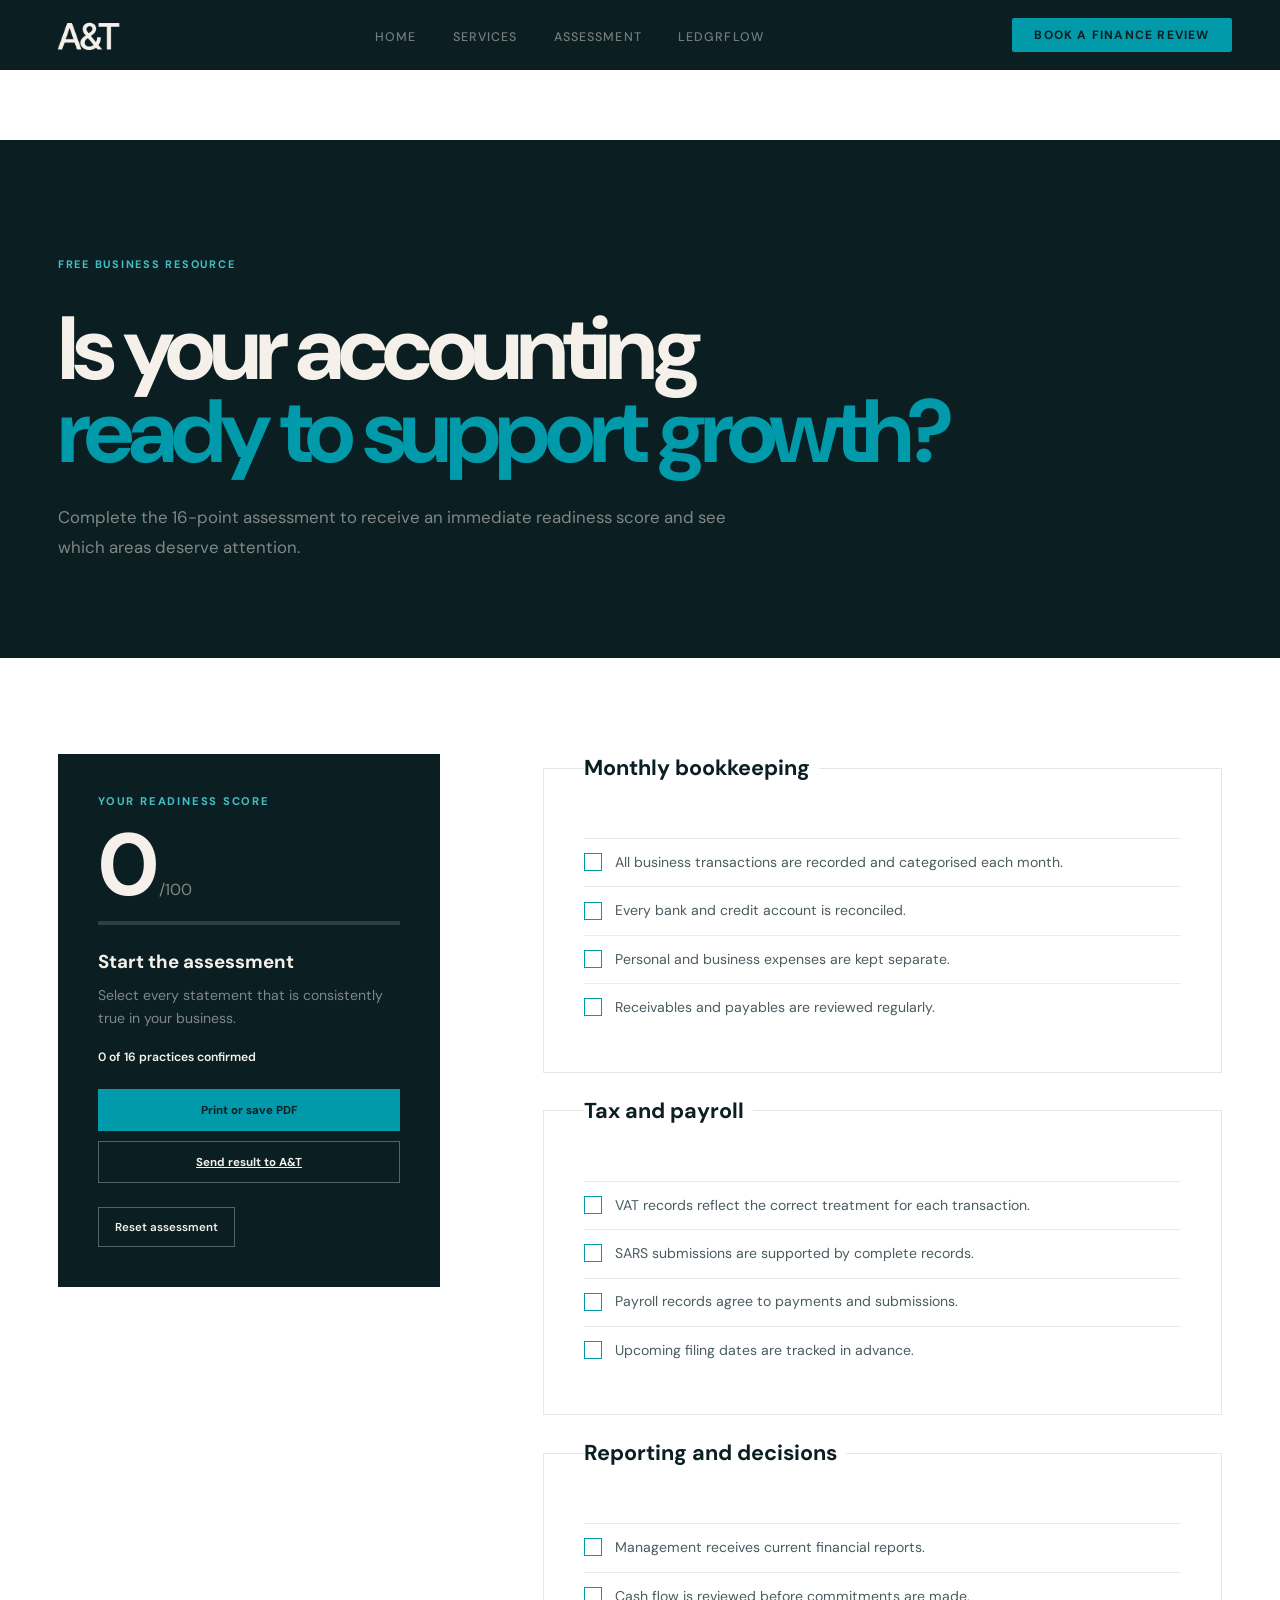
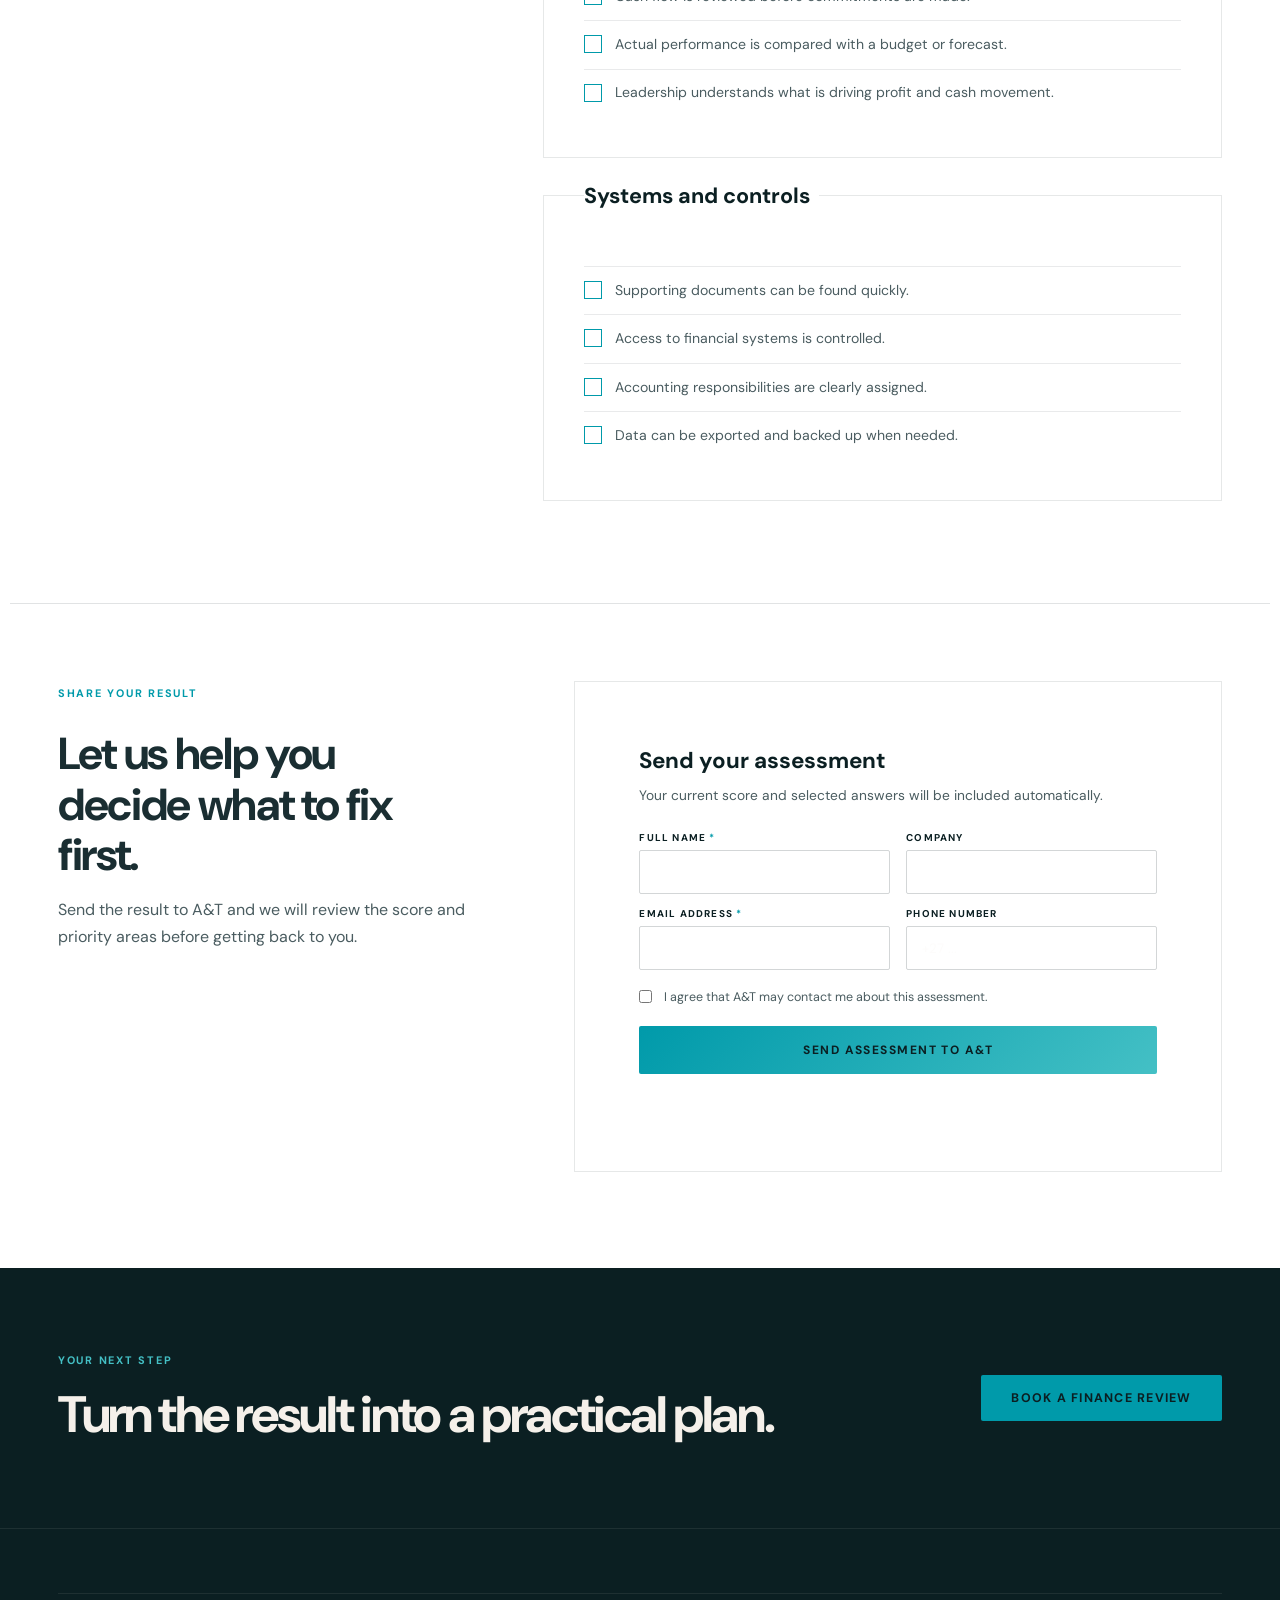
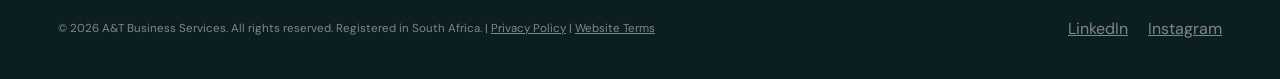
<file: accounting-checklist.html>
<!DOCTYPE html>
<html lang="en">
<head>
<meta charset="UTF-8">
<meta name="viewport" content="width=device-width, initial-scale=1.0">
<title>Accounting Readiness Assessment | A&amp;T Business Services</title>
<meta name="description" content="Score the accounting readiness of your South African business and identify the areas that need attention.">
<link rel="canonical" href="https://aandtgroup.co.za/accounting-checklist.html">
<link rel="preconnect" href="https://fonts.googleapis.com">
<link rel="preconnect" href="https://fonts.gstatic.com" crossorigin>
<link href="https://fonts.googleapis.com/css2?family=DM+Sans:wght@300;400;500;600;700&display=swap" rel="stylesheet">
<link rel="stylesheet" href="css/style.css">
<link rel="icon" type="image/svg+xml" href="assets/favicon.svg">
</head>
<body class="inner-page">
<nav id="nav" class="inner-nav">
<a href="index.html" class="nav-logo" aria-label="A&amp;T Business Services home"><img src="assets/at-logo.png" alt="A&amp;T Business Services" class="brand-lockup"></a>
<ul class="nav-links"><li><a href="index.html">Home</a></li><li><a href="services.html">Services</a></li><li><a href="accounting-checklist.html">Assessment</a></li><li><a href="https://ledgrflow.co.za">LedgrFlow</a></li></ul>
<a href="finance-review.html" class="nav-cta">Book a Finance Review</a>
<button class="hamburger" id="hamburger" aria-label="Toggle menu" aria-expanded="false" aria-controls="mob-menu"><span></span><span></span><span></span></button>
</nav>
<div class="mob-menu" id="mob-menu" aria-hidden="true"><a href="index.html">Home</a><a href="services.html">Services</a><a href="accounting-checklist.html">Assessment</a><a href="https://ledgrflow.co.za">LedgrFlow</a><a href="finance-review.html">Book a Finance Review</a></div>
<main class="inner-main">
<section class="inner-hero"><div class="section-wrap"><div class="tag">Free Business Resource</div><h1>Is your accounting<br><em>ready to support growth?</em></h1><p>Complete the 16-point assessment to receive an immediate readiness score and see which areas deserve attention.</p></div></section>
<section class="inner-content">
<div class="section-wrap checklist-intro">
<aside class="score-card" aria-live="polite">
<div class="score-eyebrow">Your readiness score</div>
<div class="readiness-score"><strong id="score-value">0</strong><span>/100</span></div>
<div class="score-progress" aria-hidden="true"><span id="score-progress"></span></div>
<h3 id="score-label">Start the assessment</h3>
<p id="score-summary">Select every statement that is consistently true in your business.</p>
<div class="score-count"><span id="score-count">0</span> of 16 practices confirmed</div>
<div class="priority-wrap" id="priority-wrap" hidden>
<h4>Areas to prioritise</h4>
<ul id="priority-list"></ul>
</div>
<div class="assessment-result-actions">
<button type="button" class="score-primary-action" id="assessment-print">Print or save PDF</button>
<a href="#send-results" class="score-secondary-action">Send result to A&amp;T</a>
</div>
<button type="button" class="score-reset" id="score-reset">Reset assessment</button>
</aside>
<div class="checklist-groups" id="readiness-assessment">
<fieldset class="checklist-group" data-area="Monthly bookkeeping"><legend>Monthly bookkeeping</legend>
<label class="check-item"><input type="checkbox"><span class="check-box" aria-hidden="true"></span><span>All business transactions are recorded and categorised each month.</span></label>
<label class="check-item"><input type="checkbox"><span class="check-box" aria-hidden="true"></span><span>Every bank and credit account is reconciled.</span></label>
<label class="check-item"><input type="checkbox"><span class="check-box" aria-hidden="true"></span><span>Personal and business expenses are kept separate.</span></label>
<label class="check-item"><input type="checkbox"><span class="check-box" aria-hidden="true"></span><span>Receivables and payables are reviewed regularly.</span></label>
</fieldset>
<fieldset class="checklist-group" data-area="Tax and payroll"><legend>Tax and payroll</legend>
<label class="check-item"><input type="checkbox"><span class="check-box" aria-hidden="true"></span><span>VAT records reflect the correct treatment for each transaction.</span></label>
<label class="check-item"><input type="checkbox"><span class="check-box" aria-hidden="true"></span><span>SARS submissions are supported by complete records.</span></label>
<label class="check-item"><input type="checkbox"><span class="check-box" aria-hidden="true"></span><span>Payroll records agree to payments and submissions.</span></label>
<label class="check-item"><input type="checkbox"><span class="check-box" aria-hidden="true"></span><span>Upcoming filing dates are tracked in advance.</span></label>
</fieldset>
<fieldset class="checklist-group" data-area="Reporting and decisions"><legend>Reporting and decisions</legend>
<label class="check-item"><input type="checkbox"><span class="check-box" aria-hidden="true"></span><span>Management receives current financial reports.</span></label>
<label class="check-item"><input type="checkbox"><span class="check-box" aria-hidden="true"></span><span>Cash flow is reviewed before commitments are made.</span></label>
<label class="check-item"><input type="checkbox"><span class="check-box" aria-hidden="true"></span><span>Actual performance is compared with a budget or forecast.</span></label>
<label class="check-item"><input type="checkbox"><span class="check-box" aria-hidden="true"></span><span>Leadership understands what is driving profit and cash movement.</span></label>
</fieldset>
<fieldset class="checklist-group" data-area="Systems and controls"><legend>Systems and controls</legend>
<label class="check-item"><input type="checkbox"><span class="check-box" aria-hidden="true"></span><span>Supporting documents can be found quickly.</span></label>
<label class="check-item"><input type="checkbox"><span class="check-box" aria-hidden="true"></span><span>Access to financial systems is controlled.</span></label>
<label class="check-item"><input type="checkbox"><span class="check-box" aria-hidden="true"></span><span>Accounting responsibilities are clearly assigned.</span></label>
<label class="check-item"><input type="checkbox"><span class="check-box" aria-hidden="true"></span><span>Data can be exported and backed up when needed.</span></label>
</fieldset>
</div>
</div>
<div class="section-wrap assessment-contact" id="send-results">
<div class="assessment-contact-copy">
<div class="tag">Share Your Result</div>
<h2 class="h2-light">Let us help you decide what to fix first.</h2>
<p>Send the result to A&amp;T and we will review the score and priority areas before getting back to you.</p>
</div>
<div class="light-form assessment-send-card">
<div id="assessment-form-body">
<h3>Send your assessment</h3>
<p class="assessment-form-intro">Your current score and selected answers will be included automatically.</p>
<form id="assessment-form" action="https://formspree.io/f/mjglwdzv" method="POST">
<input type="text" name="_gotcha" class="hp-field" tabindex="-1" autocomplete="off">
<input type="hidden" name="subject" value="Accounting readiness assessment from {{ name }}">
<div class="form-row">
<div class="fg"><label for="assessment-name">Full Name <span class="req">*</span></label><input id="assessment-name" name="name" type="text" class="fc" required autocomplete="name"></div>
<div class="fg"><label for="assessment-company">Company</label><input id="assessment-company" name="company" type="text" class="fc" autocomplete="organization"></div>
</div>
<div class="form-row">
<div class="fg"><label for="assessment-email">Email Address <span class="req">*</span></label><input id="assessment-email" name="email" type="email" class="fc" required autocomplete="email"></div>
<div class="fg"><label for="assessment-phone">Phone Number</label><input id="assessment-phone" name="phone" type="tel" class="fc" placeholder="+27 ..." autocomplete="tel"></div>
</div>
<input type="hidden" name="Overall result" id="assessment-result-field" value="0/100 | Not started | 0 of 16 practices confirmed">
<input type="hidden" name="Priority areas" id="assessment-priority-field" value="Assessment not completed">
<input type="hidden" name="Monthly bookkeeping" id="assessment-monthly-field" value="">
<input type="hidden" name="Tax and payroll" id="assessment-tax-field" value="">
<input type="hidden" name="Reporting and decisions" id="assessment-reporting-field" value="">
<input type="hidden" name="Systems and controls" id="assessment-systems-field" value="">
<label class="assessment-consent"><input type="checkbox" name="contact_consent" value="Yes" required><span>I agree that A&amp;T may contact me about this assessment.</span></label>
<button type="submit" class="btn-submit" id="assessment-submit">Send assessment to A&amp;T</button>
<p class="assessment-form-status" id="assessment-form-status" role="status"></p>
</form>
</div>
<div class="assessment-form-success" id="assessment-form-success" hidden>
<div class="success-ring"><svg width="30" height="30" fill="none" stroke="currentColor" viewBox="0 0 24 24"><path stroke-linecap="round" stroke-linejoin="round" stroke-width="2.5" d="M5 13l4 4L19 7"/></svg></div>
<h3>Assessment received</h3>
<p>Thank you. A member of the A&amp;T team will review the result and get back to you.</p>
</div>
</div>
</div>
</section>
<section class="inner-cta"><div class="section-wrap inner-cta-row"><div><div class="tag tag-on-dark">Your next step</div><h2>Turn the result into a practical plan.</h2></div><a href="finance-review.html" class="btn-teal">Book a Finance Review</a></div></section>
</main>
<footer><div class="section-wrap"><div class="footer-bottom"><p>&copy; 2026 A&amp;T Business Services. All rights reserved. Registered in South Africa. | <a href="privacy-policy.html" class="footer-inline-link">Privacy Policy</a> | <a href="terms-of-use.html" class="footer-inline-link">Website Terms</a></p><div class="social-links"><a href="https://www.linkedin.com/company/a-and-t-business-services/" class="social-link">LinkedIn</a><a href="https://www.instagram.com/a_and_t_business_services" class="social-link">Instagram</a></div></div></div></footer>
<script src="js/script.js"></script>
</body>
</html>
</file>
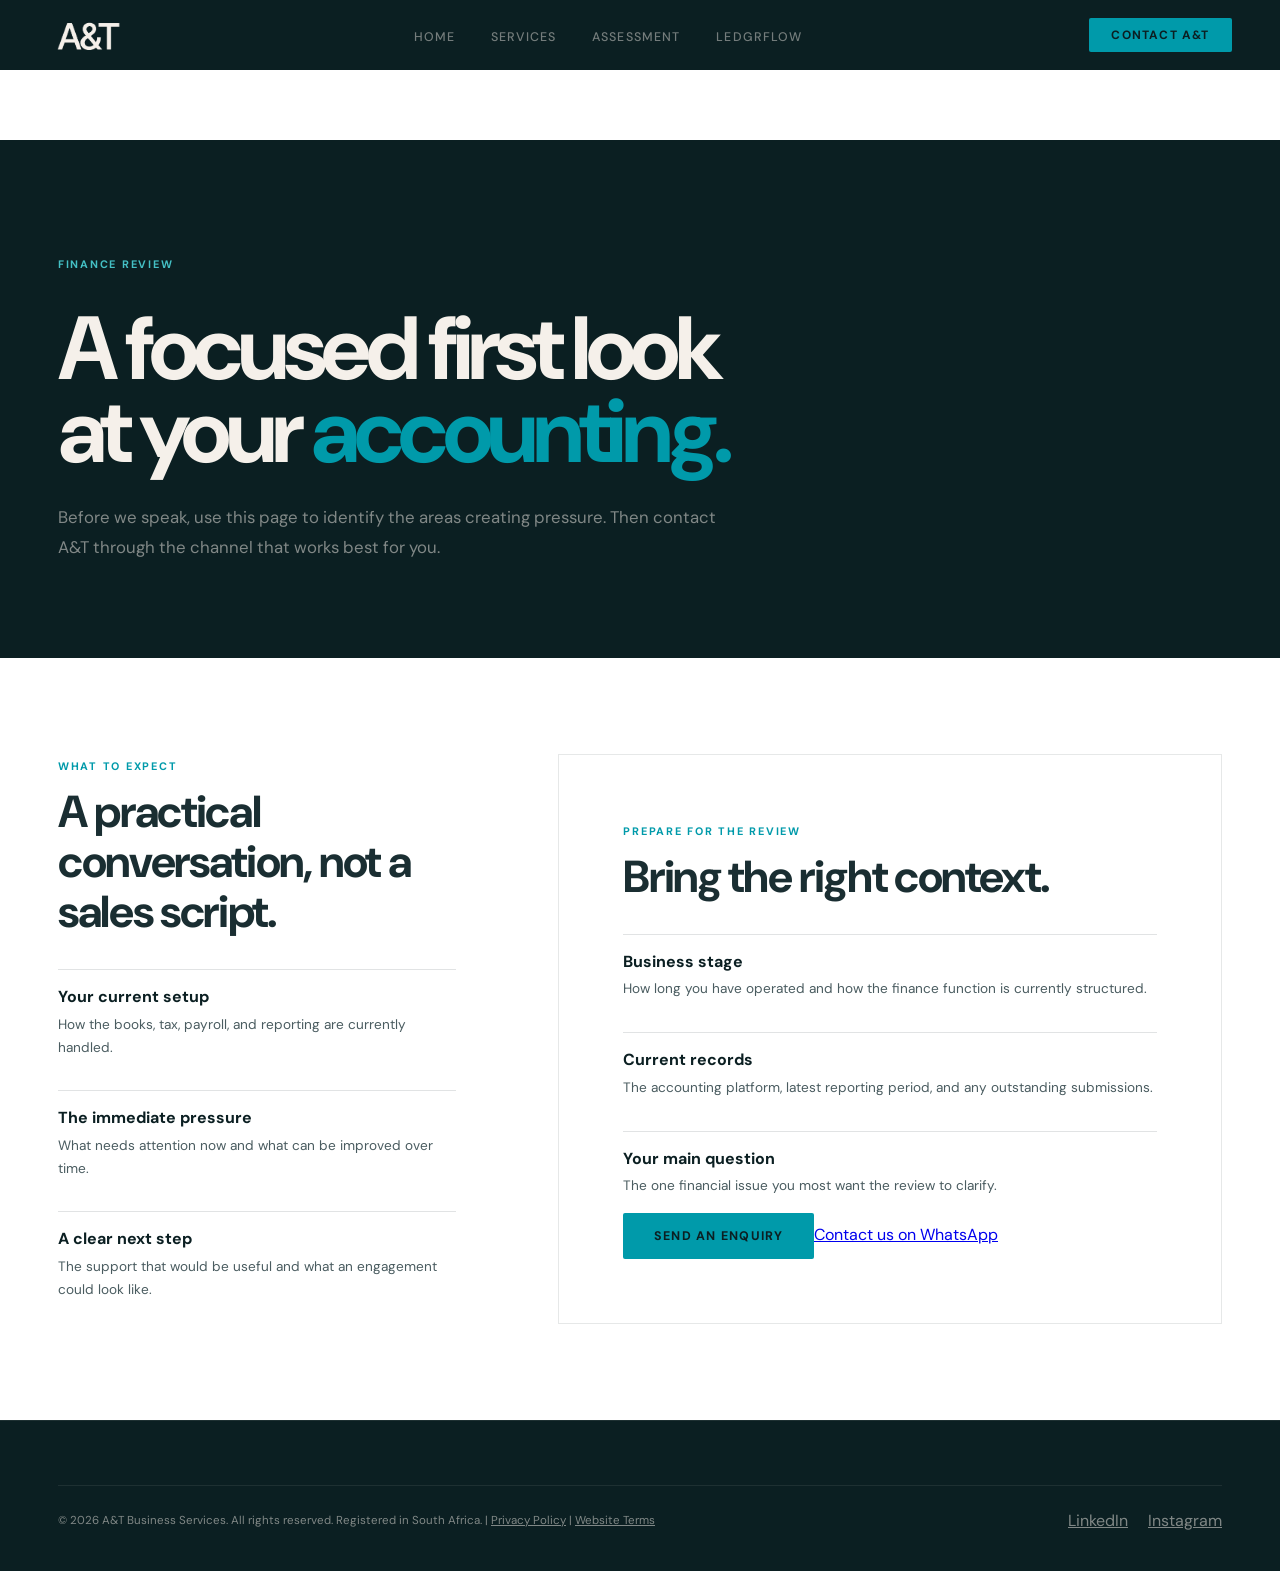
<file: finance-review.html>
<!DOCTYPE html>
<html lang="en">
<head>
<meta charset="UTF-8">
<meta name="viewport" content="width=device-width, initial-scale=1.0">
<title>Book a Finance Review | A&amp;T Business Services</title>
<meta name="description" content="Prepare for a focused accounting review with A&amp;T Business Services.">
<link rel="canonical" href="https://aandtgroup.co.za/finance-review.html">
<link rel="preconnect" href="https://fonts.googleapis.com">
<link rel="preconnect" href="https://fonts.gstatic.com" crossorigin>
<link href="https://fonts.googleapis.com/css2?family=DM+Sans:wght@300;400;500;600;700&display=swap" rel="stylesheet">
<link rel="stylesheet" href="css/style.css">
<link rel="icon" type="image/svg+xml" href="assets/favicon.svg">
</head>
<body class="inner-page">
<nav id="nav" class="inner-nav">
<a href="index.html" class="nav-logo" aria-label="A&amp;T Business Services home"><img src="assets/at-logo.png" alt="A&amp;T Business Services" class="brand-lockup"></a>
<ul class="nav-links"><li><a href="index.html">Home</a></li><li><a href="services.html">Services</a></li><li><a href="accounting-checklist.html">Assessment</a></li><li><a href="https://ledgrflow.co.za">LedgrFlow</a></li></ul>
<a href="index.html#contact" class="nav-cta">Contact A&T</a>
<button class="hamburger" id="hamburger" aria-label="Toggle menu" aria-expanded="false" aria-controls="mob-menu"><span></span><span></span><span></span></button>
</nav>
<div class="mob-menu" id="mob-menu" aria-hidden="true"><a href="index.html">Home</a><a href="services.html">Services</a><a href="accounting-checklist.html">Assessment</a><a href="https://ledgrflow.co.za">LedgrFlow</a><a href="index.html#contact">Contact A&T</a></div>
<main class="inner-main">
<section class="inner-hero"><div class="section-wrap"><div class="tag">Finance Review</div><h1>A focused first look<br>at your <em>accounting.</em></h1><p>Before we speak, use this page to identify the areas creating pressure. Then contact A&amp;T through the channel that works best for you.</p></div></section>
<section class="inner-content"><div class="section-wrap review-layout"><div><div class="tag">What to Expect</div><h2 class="h2-light">A practical conversation, not a sales script.</h2><div class="review-points"><div class="review-point"><strong>Your current setup</strong><span>How the books, tax, payroll, and reporting are currently handled.</span></div><div class="review-point"><strong>The immediate pressure</strong><span>What needs attention now and what can be improved over time.</span></div><div class="review-point"><strong>A clear next step</strong><span>The support that would be useful and what an engagement could look like.</span></div></div></div>
<div class="light-form"><div class="tag">Prepare for the Review</div><h2 class="h2-light">Bring the right context.</h2><div class="review-points"><div class="review-point"><strong>Business stage</strong><span>How long you have operated and how the finance function is currently structured.</span></div><div class="review-point"><strong>Current records</strong><span>The accounting platform, latest reporting period, and any outstanding submissions.</span></div><div class="review-point"><strong>Your main question</strong><span>The one financial issue you most want the review to clarify.</span></div></div><div class="ledgrflow-actions"><a class="btn-teal" href="index.html#contact">Send an enquiry</a><a class="ledgrflow-text-link" href="https://wa.me/27657628284">Contact us on WhatsApp</a></div></div>
</div></section></main>
<footer><div class="section-wrap"><div class="footer-bottom"><p>&copy; 2026 A&amp;T Business Services. All rights reserved. Registered in South Africa. | <a href="privacy-policy.html" class="footer-inline-link">Privacy Policy</a> | <a href="terms-of-use.html" class="footer-inline-link">Website Terms</a></p><div class="social-links"><a href="https://www.linkedin.com/company/a-and-t-business-services/" class="social-link">LinkedIn</a><a href="https://www.instagram.com/a_and_t_business_services" class="social-link">Instagram</a></div></div></div></footer>
<script src="js/script.js"></script>
</body></html>
</file>
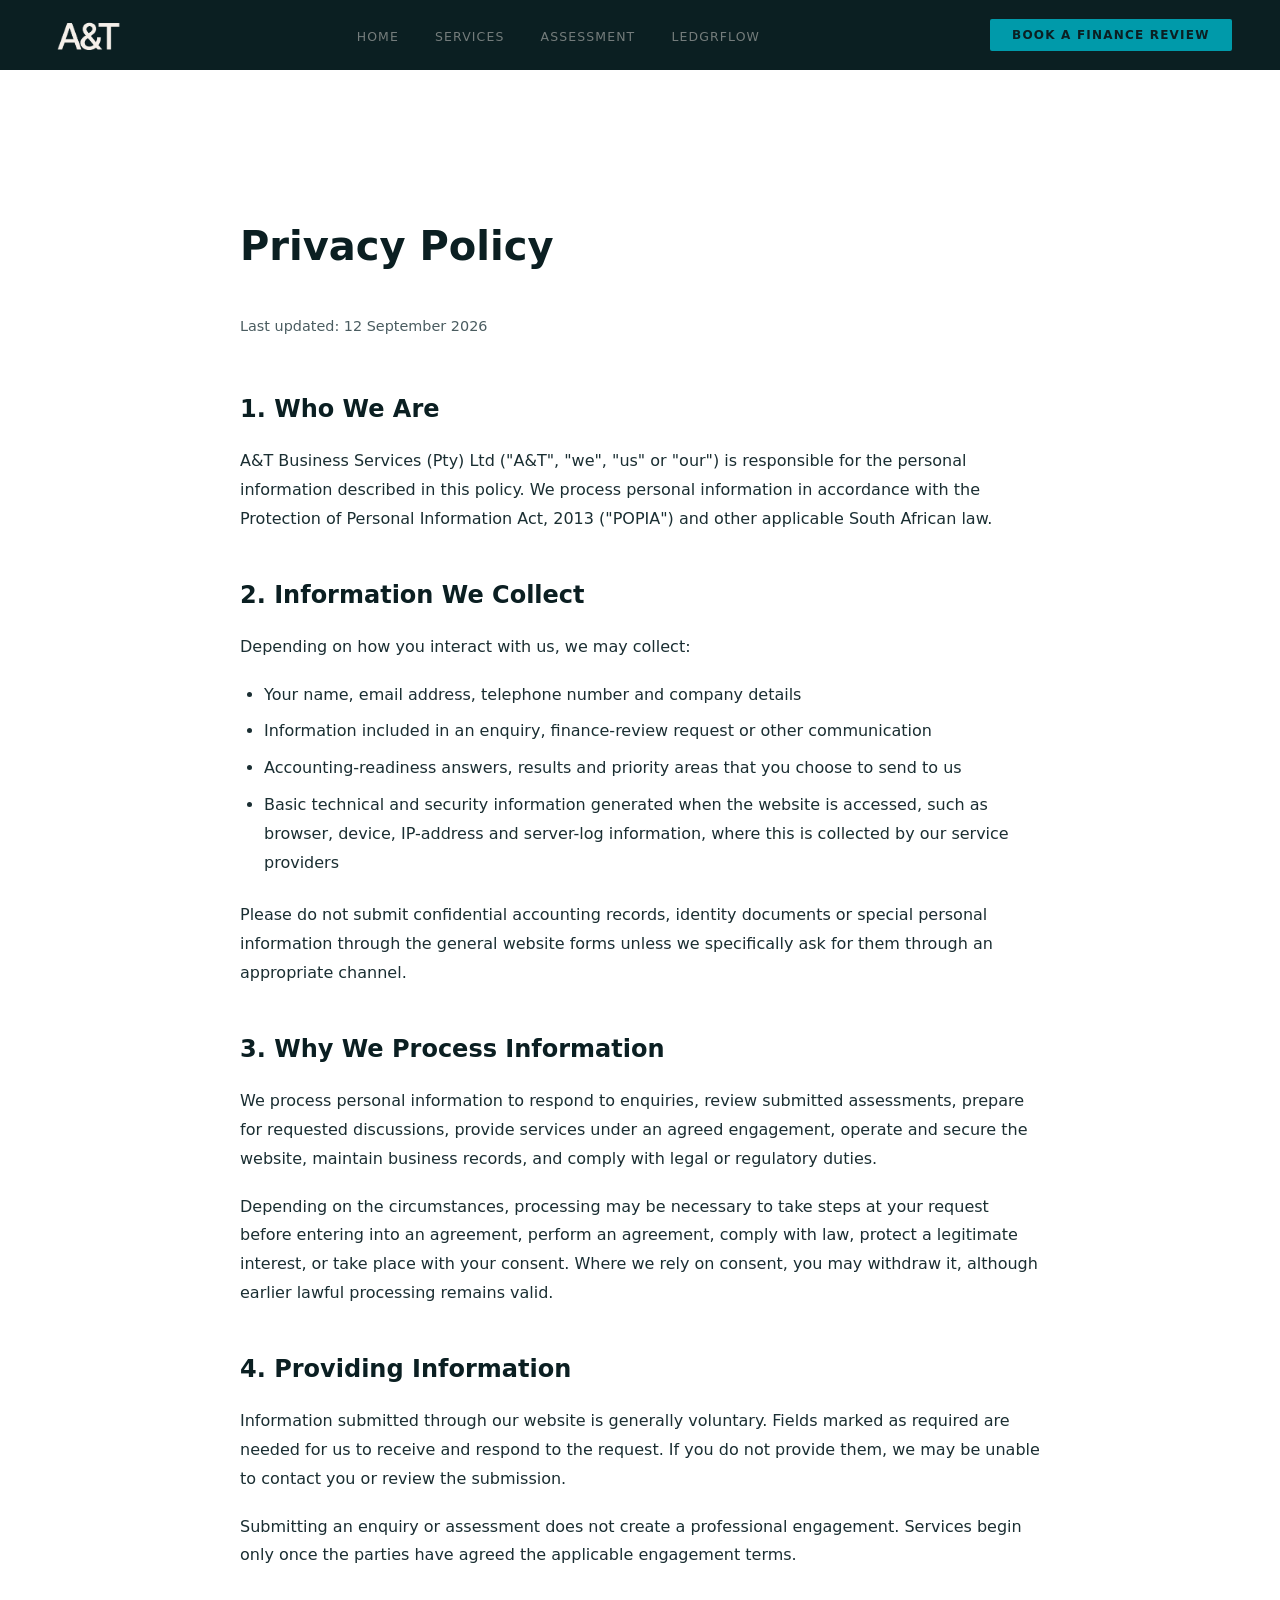
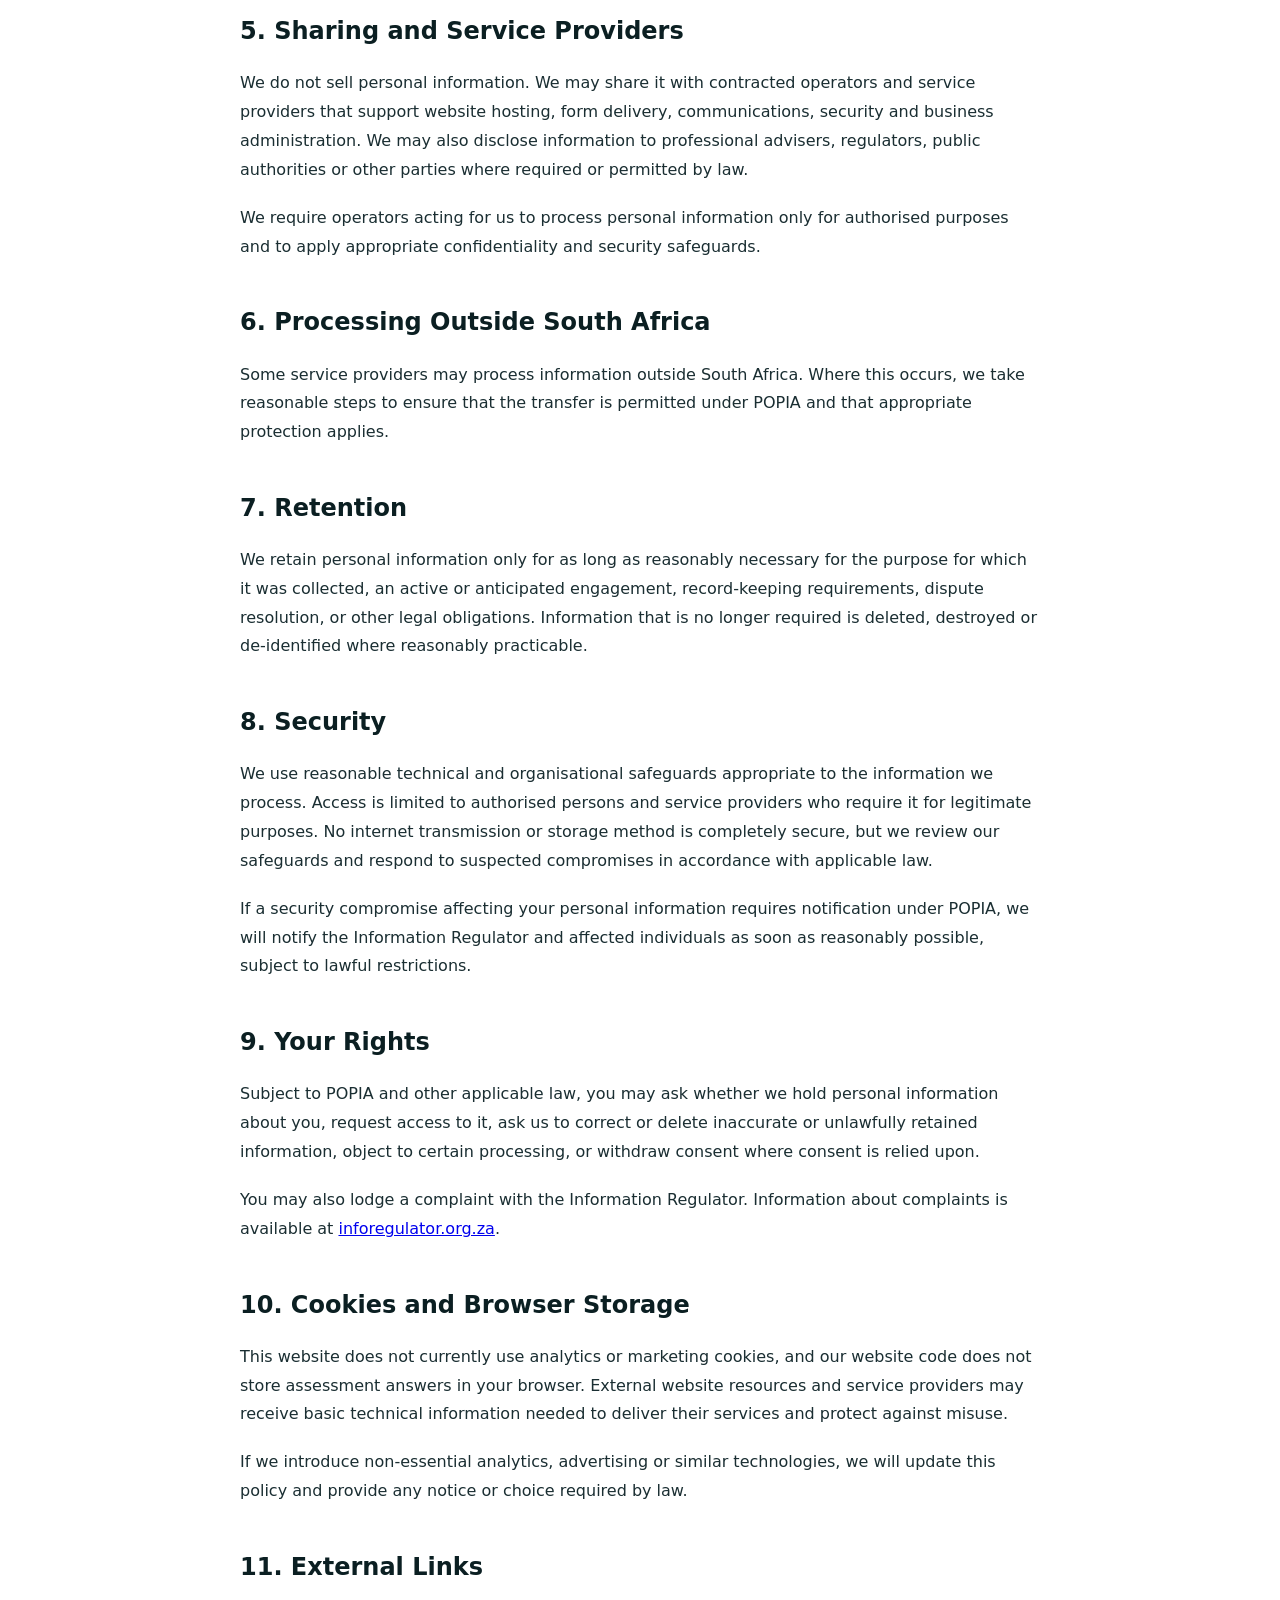
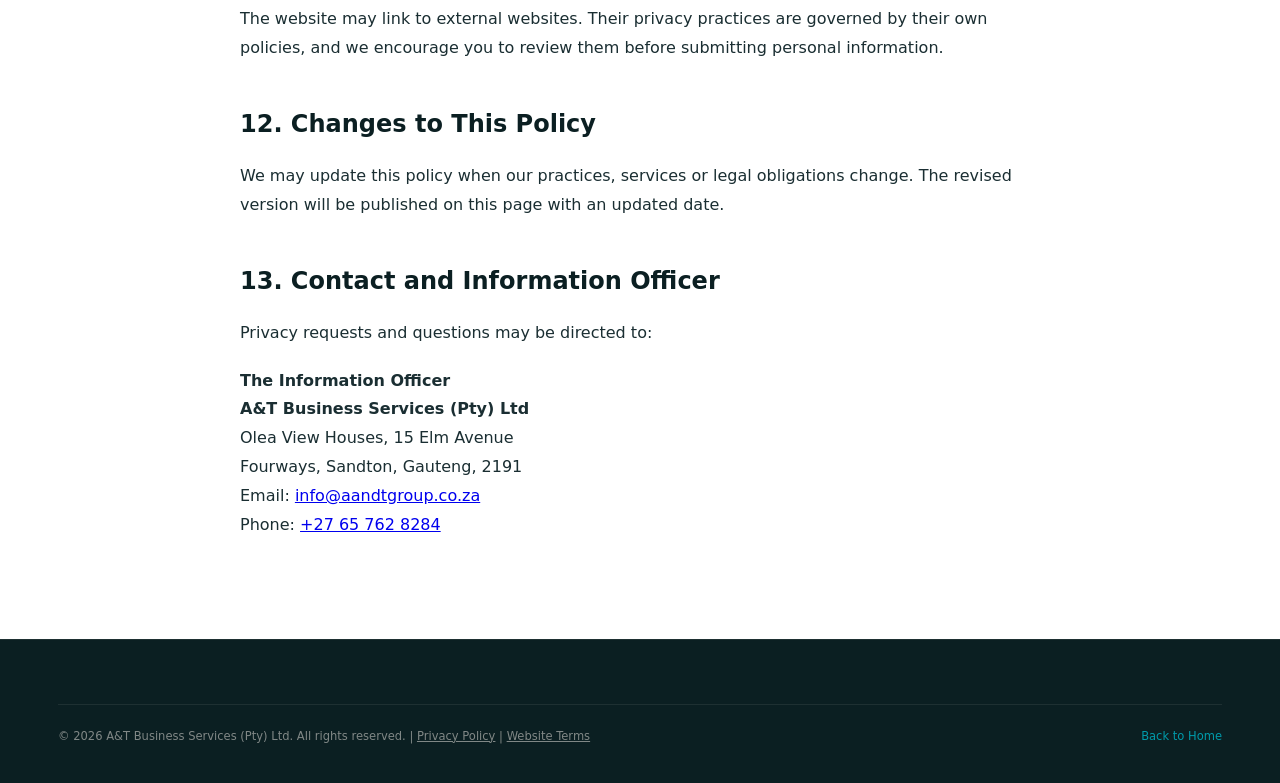
<file: privacy-policy.html>
<!DOCTYPE html>
<html lang="en">
<head>
    <meta charset="UTF-8">
    <meta name="viewport" content="width=device-width, initial-scale=1.0">
    <meta http-equiv="Content-Security-Policy" content="default-src 'self'; base-uri 'self'; object-src 'none'; script-src 'self'; style-src 'self' https://fonts.googleapis.com; font-src 'self' https://fonts.gstatic.com; img-src 'self' data: https://images.unsplash.com; connect-src 'self' https://formspree.io; form-action 'self' https://formspree.io; upgrade-insecure-requests;">
    <title>Privacy Policy | A&amp;T Business Services</title>
    <meta name="description" content="Privacy Policy for A&amp;T Business Services (Pty) Ltd.">
    <link rel="canonical" href="https://aandtgroup.co.za/privacy-policy.html">
    <link rel="preconnect" href="https://fonts.googleapis.com">
    <link rel="preconnect" href="https://fonts.gstatic.com" crossorigin>
    <link href="https://fonts.googleapis.com/css2?family=DM+Sans:wght@400;500;700&display=swap" rel="stylesheet">
    <link rel="stylesheet" href="css/style.css">
    <link rel="icon" type="image/svg+xml" href="assets/favicon.svg">
</head>
<body class="inner-page">

<nav id="nav" class="inner-nav">
    <a href="index.html" class="nav-logo" aria-label="A&amp;T Business Services home">
        <img src="assets/at-logo.png" alt="A&amp;T Business Services" class="brand-lockup">
    </a>
    <ul class="nav-links">
        <li><a href="index.html">Home</a></li>
        <li><a href="services.html">Services</a></li>
        <li><a href="accounting-checklist.html">Assessment</a></li>
        <li><a href="https://ledgrflow.co.za">LedgrFlow</a></li>
    </ul>
    <a href="finance-review.html" class="nav-cta">Book a Finance Review</a>
    <button class="hamburger" id="hamburger" aria-label="Toggle menu" aria-expanded="false" aria-controls="mob-menu"><span></span><span></span><span></span></button>
</nav>
<div class="mob-menu" id="mob-menu" aria-hidden="true"><a href="index.html">Home</a><a href="services.html">Services</a><a href="accounting-checklist.html">Assessment</a><a href="https://ledgrflow.co.za">LedgrFlow</a><a href="finance-review.html">Book a Finance Review</a></div>

<main class="section-wrap legal-main">
    <article class="legal-content">
        <h1>Privacy Policy</h1>
        <span class="last-updated">Last updated: 12 September 2026</span>

        <h2>1. Who We Are</h2>
        <p>A&amp;T Business Services (Pty) Ltd ("A&amp;T", "we", "us" or "our") is responsible for the personal information described in this policy. We process personal information in accordance with the Protection of Personal Information Act, 2013 ("POPIA") and other applicable South African law.</p>

        <h2>2. Information We Collect</h2>
        <p>Depending on how you interact with us, we may collect:</p>
        <ul>
            <li>Your name, email address, telephone number and company details</li>
            <li>Information included in an enquiry, finance-review request or other communication</li>
            <li>Accounting-readiness answers, results and priority areas that you choose to send to us</li>
            <li>Basic technical and security information generated when the website is accessed, such as browser, device, IP-address and server-log information, where this is collected by our service providers</li>
        </ul>
        <p>Please do not submit confidential accounting records, identity documents or special personal information through the general website forms unless we specifically ask for them through an appropriate channel.</p>

        <h2>3. Why We Process Information</h2>
        <p>We process personal information to respond to enquiries, review submitted assessments, prepare for requested discussions, provide services under an agreed engagement, operate and secure the website, maintain business records, and comply with legal or regulatory duties.</p>
        <p>Depending on the circumstances, processing may be necessary to take steps at your request before entering into an agreement, perform an agreement, comply with law, protect a legitimate interest, or take place with your consent. Where we rely on consent, you may withdraw it, although earlier lawful processing remains valid.</p>

        <h2>4. Providing Information</h2>
        <p>Information submitted through our website is generally voluntary. Fields marked as required are needed for us to receive and respond to the request. If you do not provide them, we may be unable to contact you or review the submission.</p>
        <p>Submitting an enquiry or assessment does not create a professional engagement. Services begin only once the parties have agreed the applicable engagement terms.</p>

        <h2>5. Sharing and Service Providers</h2>
        <p>We do not sell personal information. We may share it with contracted operators and service providers that support website hosting, form delivery, communications, security and business administration. We may also disclose information to professional advisers, regulators, public authorities or other parties where required or permitted by law.</p>
        <p>We require operators acting for us to process personal information only for authorised purposes and to apply appropriate confidentiality and security safeguards.</p>

        <h2>6. Processing Outside South Africa</h2>
        <p>Some service providers may process information outside South Africa. Where this occurs, we take reasonable steps to ensure that the transfer is permitted under POPIA and that appropriate protection applies.</p>

        <h2>7. Retention</h2>
        <p>We retain personal information only for as long as reasonably necessary for the purpose for which it was collected, an active or anticipated engagement, record-keeping requirements, dispute resolution, or other legal obligations. Information that is no longer required is deleted, destroyed or de-identified where reasonably practicable.</p>

        <h2>8. Security</h2>
        <p>We use reasonable technical and organisational safeguards appropriate to the information we process. Access is limited to authorised persons and service providers who require it for legitimate purposes. No internet transmission or storage method is completely secure, but we review our safeguards and respond to suspected compromises in accordance with applicable law.</p>
        <p>If a security compromise affecting your personal information requires notification under POPIA, we will notify the Information Regulator and affected individuals as soon as reasonably possible, subject to lawful restrictions.</p>

        <h2>9. Your Rights</h2>
        <p>Subject to POPIA and other applicable law, you may ask whether we hold personal information about you, request access to it, ask us to correct or delete inaccurate or unlawfully retained information, object to certain processing, or withdraw consent where consent is relied upon.</p>
        <p>You may also lodge a complaint with the Information Regulator. Information about complaints is available at <a href="https://inforegulator.org.za/complaints/" target="_blank" rel="noopener noreferrer">inforegulator.org.za</a>.</p>

        <h2>10. Cookies and Browser Storage</h2>
        <p>This website does not currently use analytics or marketing cookies, and our website code does not store assessment answers in your browser. External website resources and service providers may receive basic technical information needed to deliver their services and protect against misuse.</p>
        <p>If we introduce non-essential analytics, advertising or similar technologies, we will update this policy and provide any notice or choice required by law.</p>

        <h2>11. External Links</h2>
        <p>The website may link to external websites. Their privacy practices are governed by their own policies, and we encourage you to review them before submitting personal information.</p>

        <h2>12. Changes to This Policy</h2>
        <p>We may update this policy when our practices, services or legal obligations change. The revised version will be published on this page with an updated date.</p>

        <h2>13. Contact and Information Officer</h2>
        <p>Privacy requests and questions may be directed to:</p>
        <p>
            <strong>The Information Officer<br>A&amp;T Business Services (Pty) Ltd</strong><br>
            Olea View Houses, 15 Elm Avenue<br>
            Fourways, Sandton, Gauteng, 2191<br>
            Email: <a href="mailto:info@aandtgroup.co.za">info@aandtgroup.co.za</a><br>
            Phone: <a href="tel:+27657628284">+27 65 762 8284</a>
        </p>
    </article>
</main>

<footer>
    <div class="section-wrap">
        <div class="footer-bottom">
            <p>&copy; 2026 A&amp;T Business Services (Pty) Ltd. All rights reserved. | <a href="privacy-policy.html" class="footer-inline-link">Privacy Policy</a> | <a href="terms-of-use.html" class="footer-inline-link">Website Terms</a></p>
            <p><a href="index.html" class="back-home-link">Back to Home</a></p>
        </div>
    </div>
</footer>
<script src="js/script.js"></script>
</body>
</html>
</file>
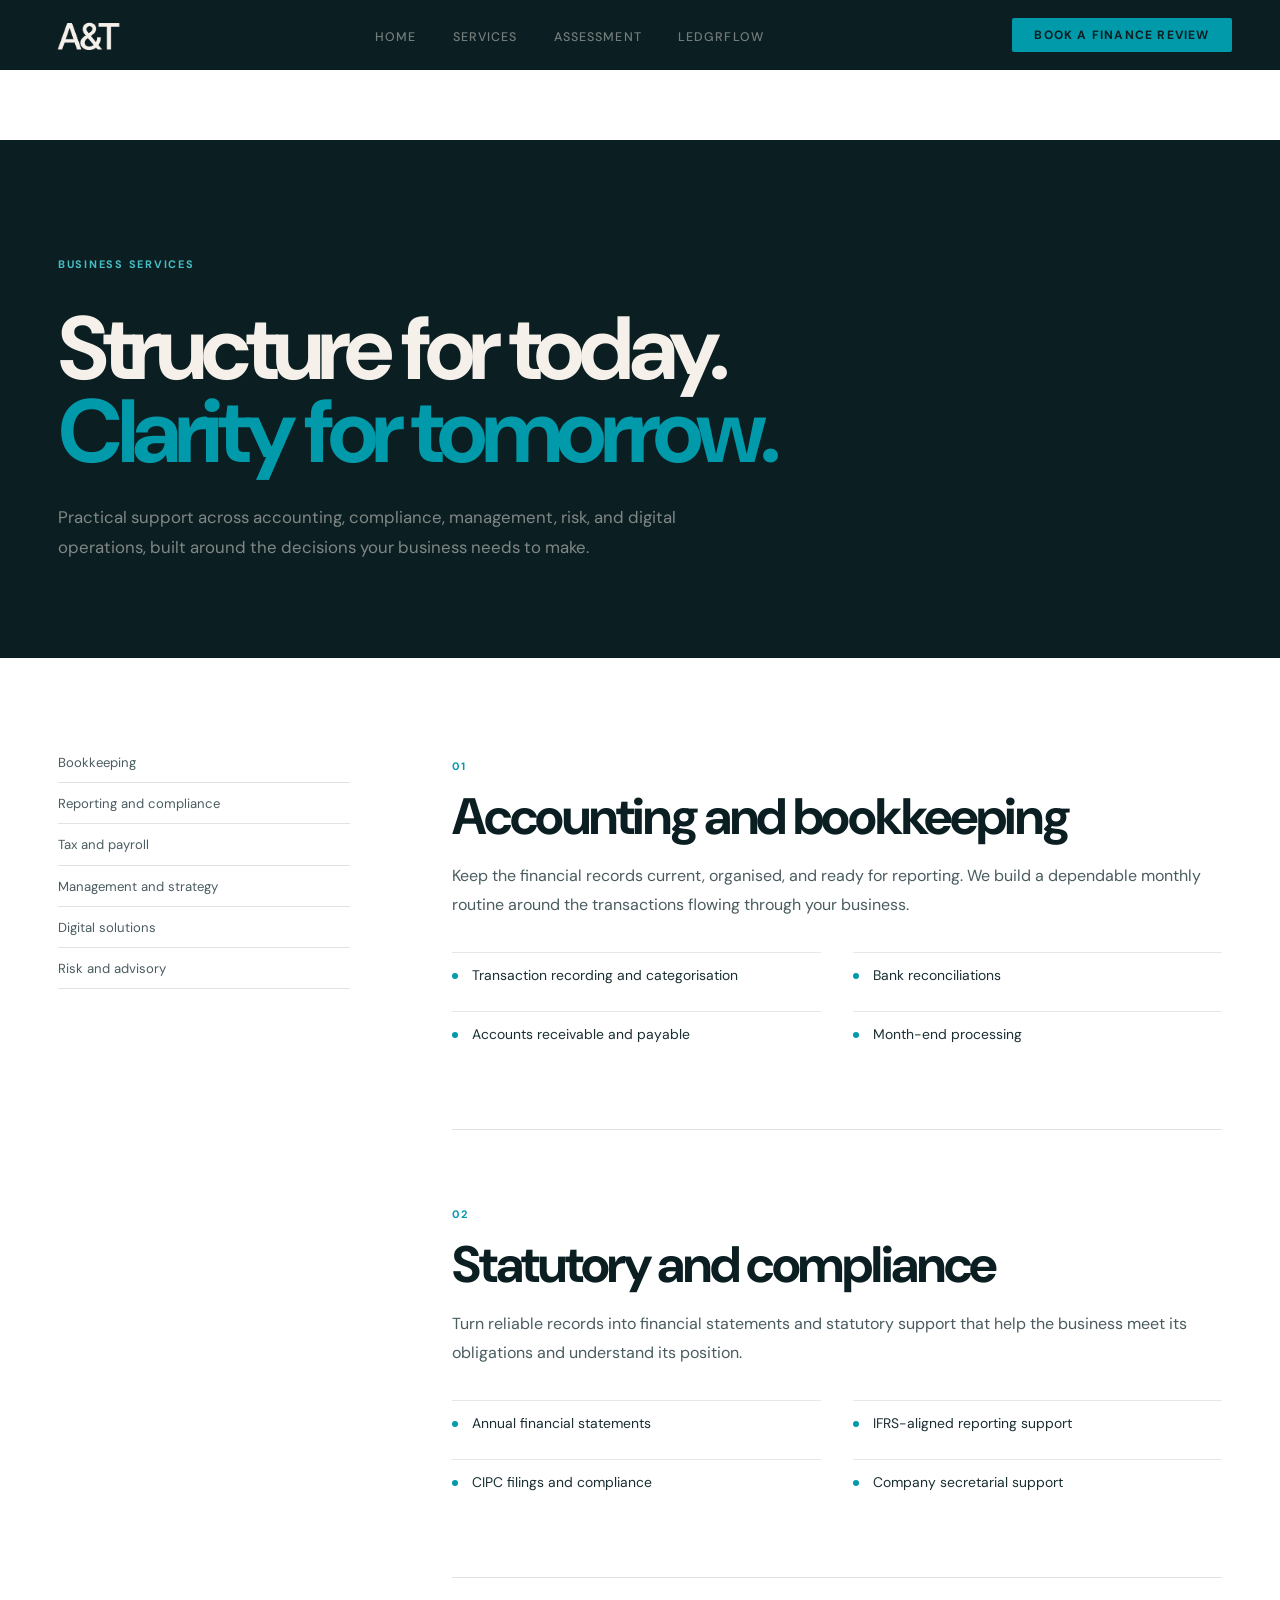
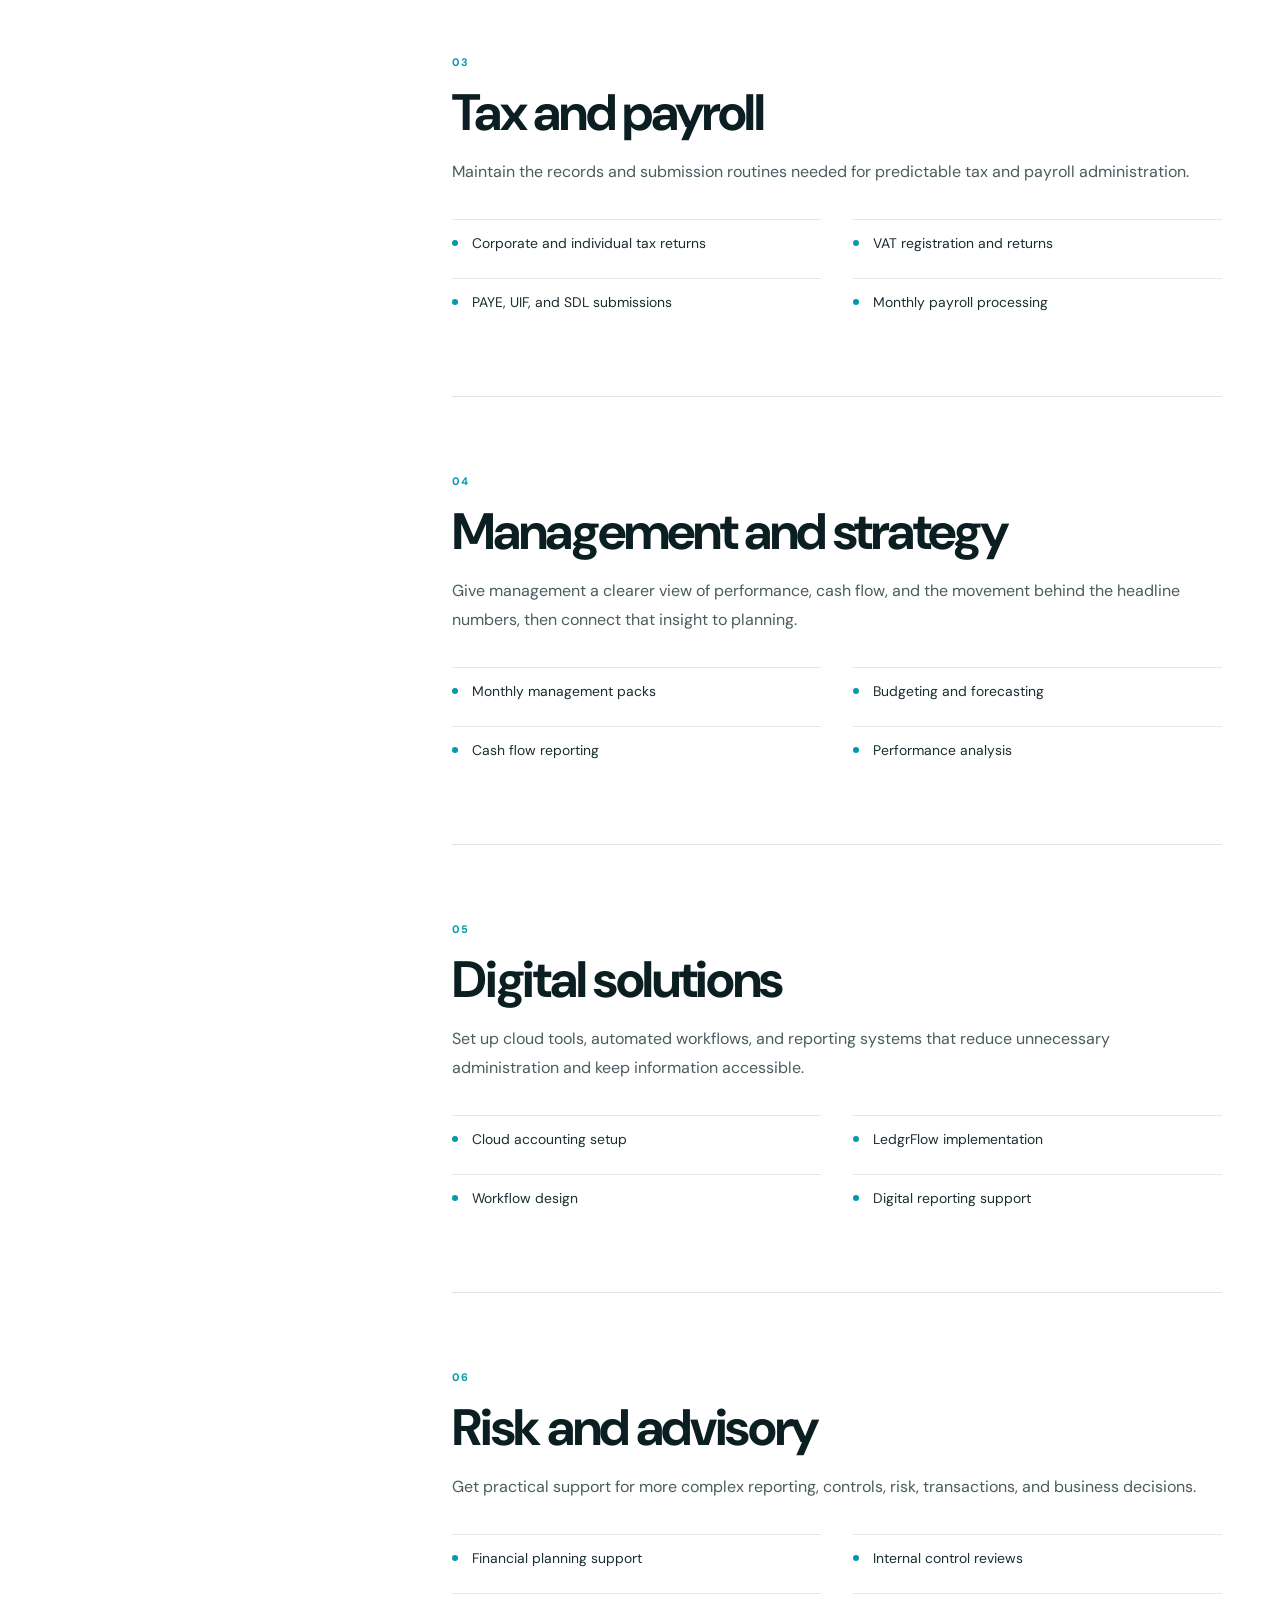
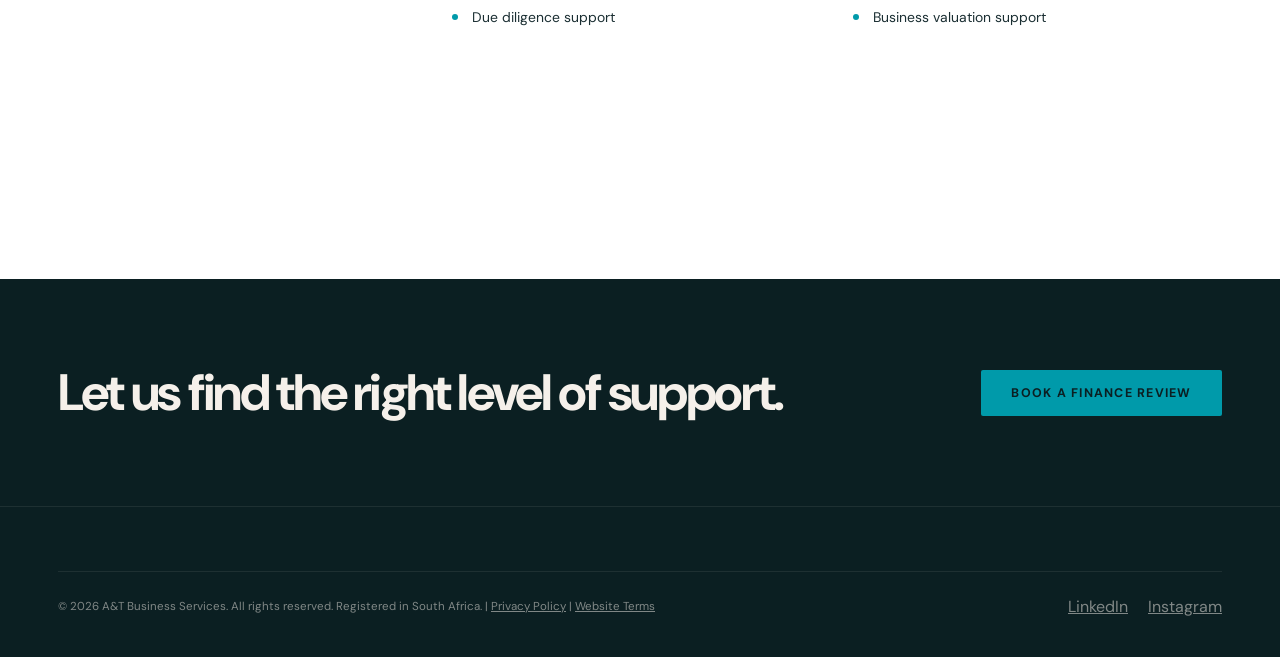
<file: services.html>
<!DOCTYPE html>
<html lang="en">
<head>
<meta charset="UTF-8">
<meta name="viewport" content="width=device-width, initial-scale=1.0">
<title>Business Services | A&T Business Services</title>
<meta name="description" content="Accounting, compliance, tax, payroll, management, advisory, and digital solutions for South African businesses.">
<link rel="canonical" href="https://aandtgroup.co.za/services.html">
<link rel="preconnect" href="https://fonts.googleapis.com">
<link rel="preconnect" href="https://fonts.gstatic.com" crossorigin>
<link href="https://fonts.googleapis.com/css2?family=DM+Sans:wght@300;400;500;600;700&display=swap" rel="stylesheet">
<link rel="stylesheet" href="css/style.css">
<link rel="icon" type="image/svg+xml" href="assets/favicon.svg">
</head><body class="inner-page"><nav id="nav" class="inner-nav">
<a href="index.html" class="nav-logo" aria-label="A&amp;T Business Services home"><img src="assets/at-logo.png" alt="A&amp;T Business Services" class="brand-lockup"></a>
<ul class="nav-links"><li><a href="index.html">Home</a></li><li><a href="services.html">Services</a></li><li><a href="accounting-checklist.html">Assessment</a></li><li><a href="https://ledgrflow.co.za">LedgrFlow</a></li></ul>
<a href="finance-review.html" class="nav-cta">Book a Finance Review</a>
<button class="hamburger" id="hamburger" aria-label="Toggle menu" aria-expanded="false" aria-controls="mob-menu"><span></span><span></span><span></span></button>
</nav>
<div class="mob-menu" id="mob-menu" aria-hidden="true"><a href="index.html">Home</a><a href="services.html">Services</a><a href="accounting-checklist.html">Assessment</a><a href="https://ledgrflow.co.za">LedgrFlow</a><a href="finance-review.html">Book a Finance Review</a></div><main class="inner-main">
<section class="inner-hero"><div class="section-wrap"><div class="tag">Business Services</div><h1>Structure for today.<br><em>Clarity for tomorrow.</em></h1><p>Practical support across accounting, compliance, management, risk, and digital operations, built around the decisions your business needs to make.</p></div></section>
<section class="inner-content"><div class="section-wrap detail-grid"><aside class="detail-nav"><a href="#bookkeeping">Bookkeeping</a><a href="#reporting">Reporting and compliance</a><a href="#tax">Tax and payroll</a><a href="#management">Management and strategy</a><a href="#systems">Digital solutions</a><a href="#advisory">Risk and advisory</a></aside>
<div>
<section class="detail-block" id="bookkeeping"><span class="number">01</span><h2>Accounting and bookkeeping</h2><p>Keep the financial records current, organised, and ready for reporting. We build a dependable monthly routine around the transactions flowing through your business.</p><ul class="detail-list"><li>Transaction recording and categorisation</li><li>Bank reconciliations</li><li>Accounts receivable and payable</li><li>Month-end processing</li></ul></section>
<section class="detail-block" id="reporting"><span class="number">02</span><h2>Statutory and compliance</h2><p>Turn reliable records into financial statements and statutory support that help the business meet its obligations and understand its position.</p><ul class="detail-list"><li>Annual financial statements</li><li>IFRS-aligned reporting support</li><li>CIPC filings and compliance</li><li>Company secretarial support</li></ul></section>
<section class="detail-block" id="tax"><span class="number">03</span><h2>Tax and payroll</h2><p>Maintain the records and submission routines needed for predictable tax and payroll administration.</p><ul class="detail-list"><li>Corporate and individual tax returns</li><li>VAT registration and returns</li><li>PAYE, UIF, and SDL submissions</li><li>Monthly payroll processing</li></ul></section>
<section class="detail-block" id="management"><span class="number">04</span><h2>Management and strategy</h2><p>Give management a clearer view of performance, cash flow, and the movement behind the headline numbers, then connect that insight to planning.</p><ul class="detail-list"><li>Monthly management packs</li><li>Budgeting and forecasting</li><li>Cash flow reporting</li><li>Performance analysis</li></ul></section>
<section class="detail-block" id="systems"><span class="number">05</span><h2>Digital solutions</h2><p>Set up cloud tools, automated workflows, and reporting systems that reduce unnecessary administration and keep information accessible.</p><ul class="detail-list"><li>Cloud accounting setup</li><li>LedgrFlow implementation</li><li>Workflow design</li><li>Digital reporting support</li></ul></section>
<section class="detail-block" id="advisory"><span class="number">06</span><h2>Risk and advisory</h2><p>Get practical support for more complex reporting, controls, risk, transactions, and business decisions.</p><ul class="detail-list"><li>Financial planning support</li><li>Internal control reviews</li><li>Due diligence support</li><li>Business valuation support</li></ul></section>
</div></div></section>
<section class="inner-cta"><div class="section-wrap inner-cta-row"><h2>Let us find the right level of support.</h2><a href="finance-review.html" class="btn-teal">Book a Finance Review</a></div></section></main><footer><div class="section-wrap"><div class="footer-bottom"><p>&copy; 2026 A&amp;T Business Services. All rights reserved. Registered in South Africa. | <a href="privacy-policy.html" class="footer-inline-link">Privacy Policy</a> | <a href="terms-of-use.html" class="footer-inline-link">Website Terms</a></p><div class="social-links"><a href="https://www.linkedin.com/company/a-and-t-business-services/" class="social-link">LinkedIn</a><a href="https://www.instagram.com/a_and_t_business_services" class="social-link">Instagram</a></div></div></div></footer><script src="js/script.js"></script>
</body></html>
</file>
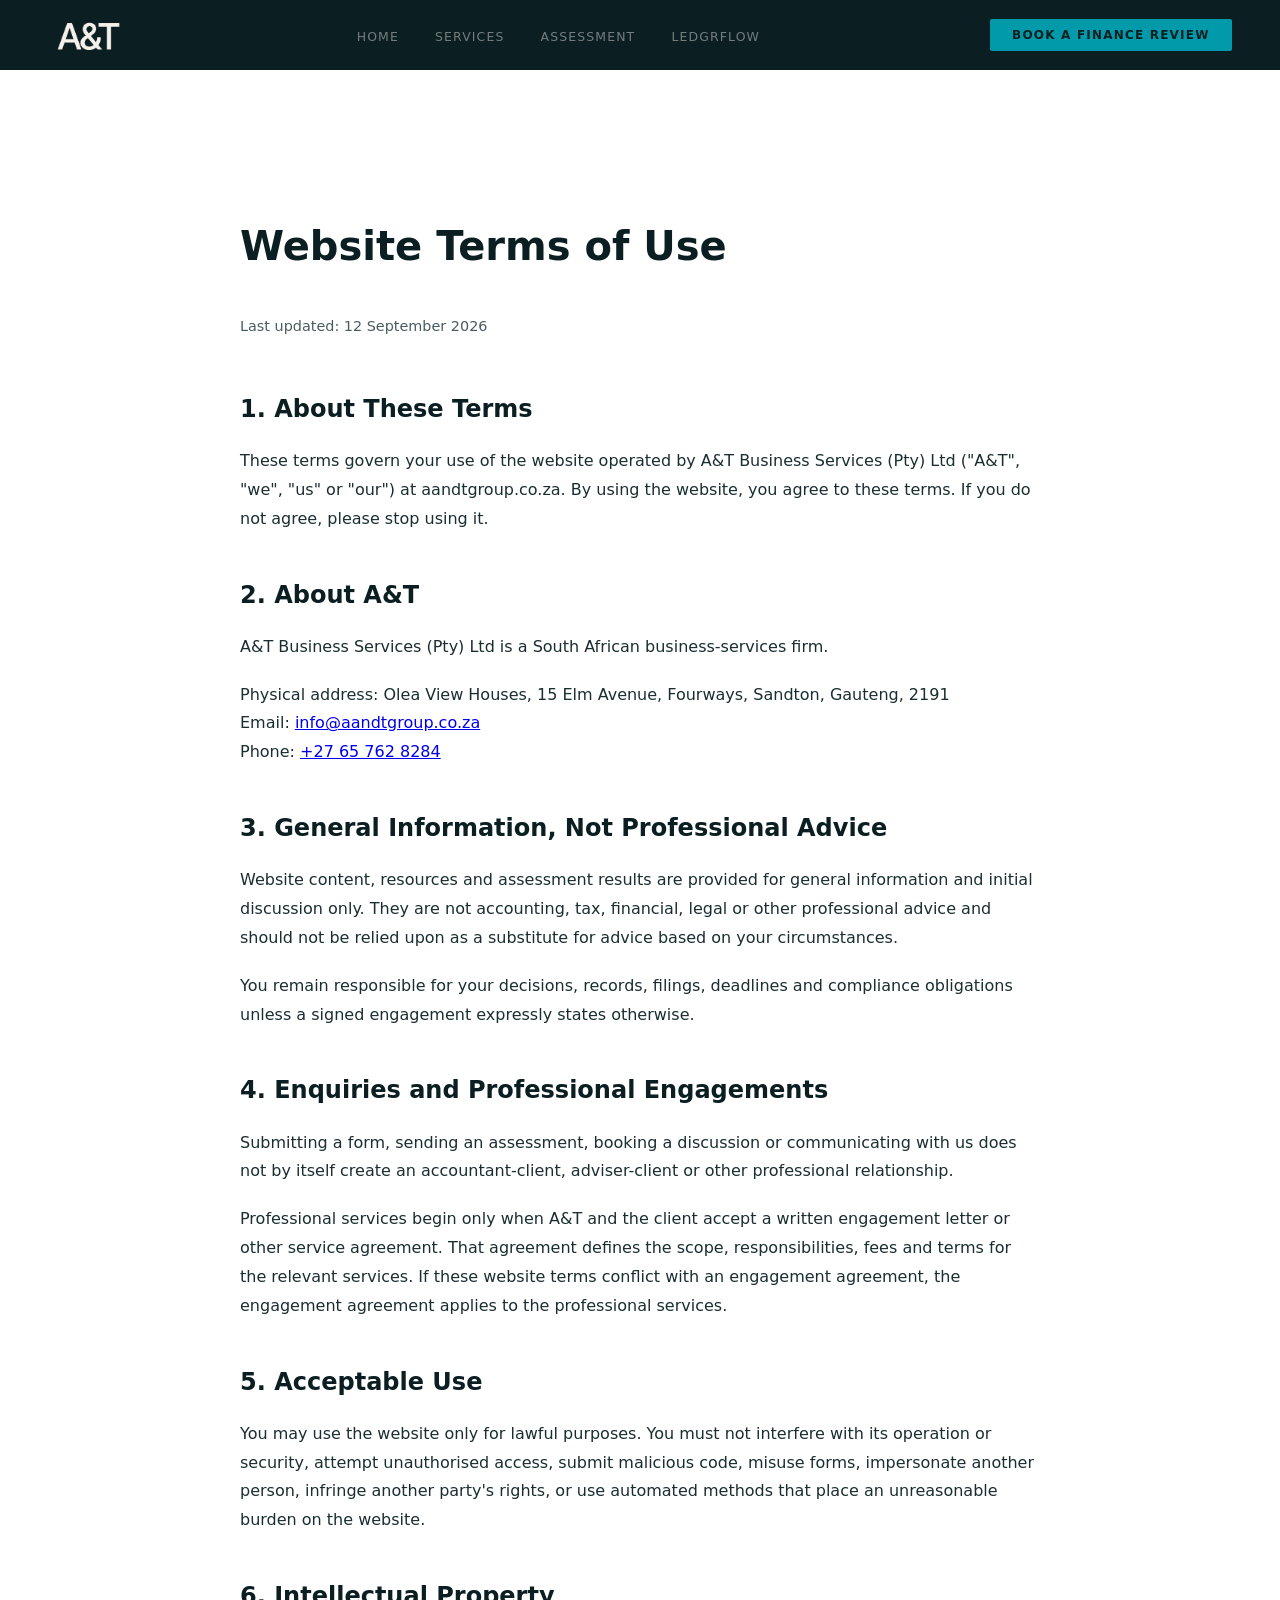
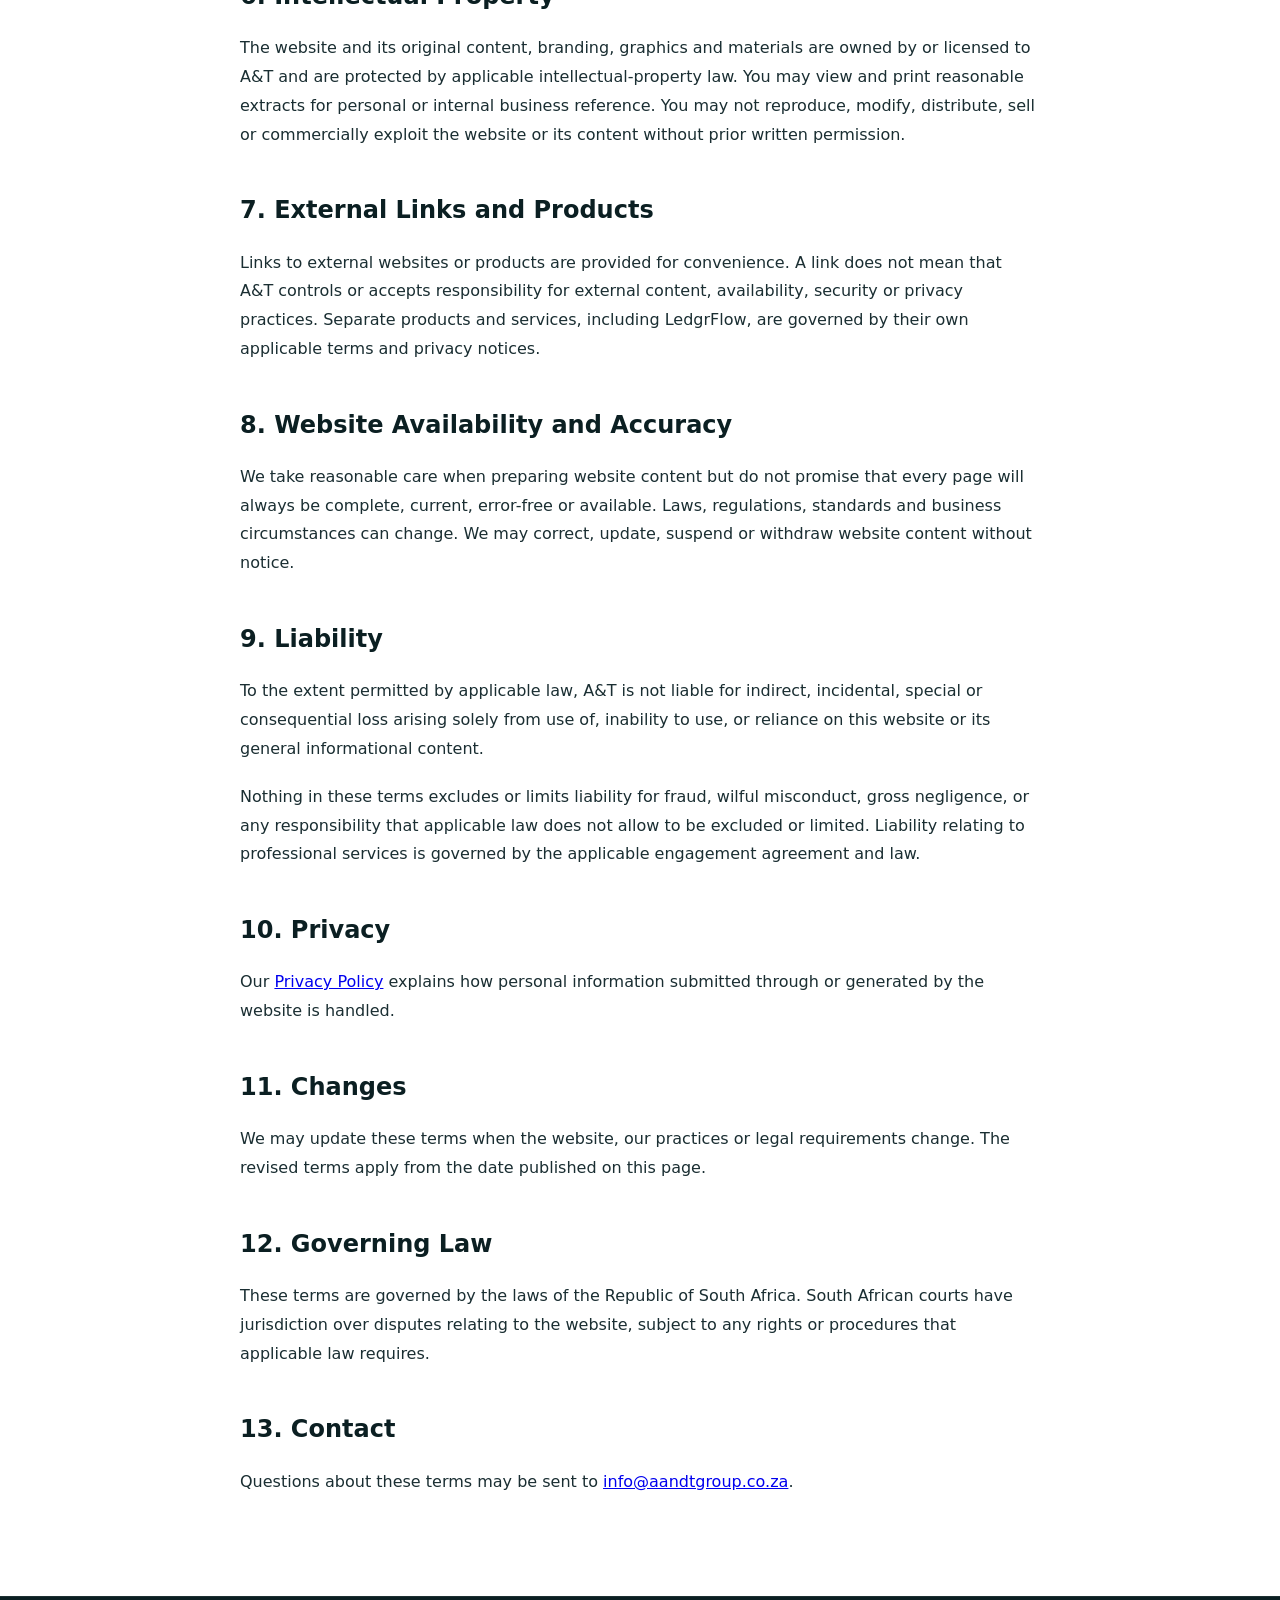
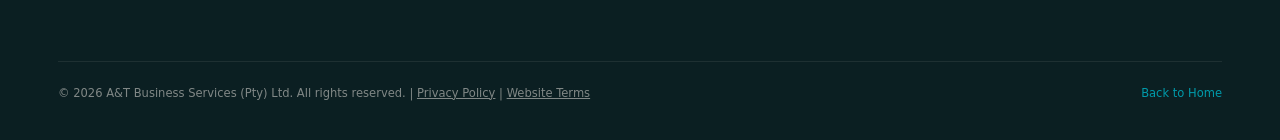
<file: terms-of-use.html>
<!DOCTYPE html>
<html lang="en">
<head>
    <meta charset="UTF-8">
    <meta name="viewport" content="width=device-width, initial-scale=1.0">
    <meta http-equiv="Content-Security-Policy" content="default-src 'self'; base-uri 'self'; object-src 'none'; script-src 'self'; style-src 'self' https://fonts.googleapis.com; font-src 'self' https://fonts.gstatic.com; img-src 'self' data: https://images.unsplash.com; upgrade-insecure-requests;">
    <title>Website Terms of Use | A&amp;T Business Services</title>
    <meta name="description" content="Website Terms of Use for A&amp;T Business Services (Pty) Ltd.">
    <link rel="canonical" href="https://aandtgroup.co.za/terms-of-use.html">
    <link rel="preconnect" href="https://fonts.googleapis.com">
    <link rel="preconnect" href="https://fonts.gstatic.com" crossorigin>
    <link href="https://fonts.googleapis.com/css2?family=DM+Sans:wght@400;500;700&display=swap" rel="stylesheet">
    <link rel="stylesheet" href="css/style.css">
    <link rel="icon" type="image/svg+xml" href="assets/favicon.svg">
</head>
<body class="inner-page">

<nav id="nav" class="inner-nav">
    <a href="index.html" class="nav-logo" aria-label="A&amp;T Business Services home">
        <img src="assets/at-logo.png" alt="A&amp;T Business Services" class="brand-lockup">
    </a>
    <ul class="nav-links">
        <li><a href="index.html">Home</a></li>
        <li><a href="services.html">Services</a></li>
        <li><a href="accounting-checklist.html">Assessment</a></li>
        <li><a href="https://ledgrflow.co.za">LedgrFlow</a></li>
    </ul>
    <a href="finance-review.html" class="nav-cta">Book a Finance Review</a>
    <button class="hamburger" id="hamburger" aria-label="Toggle menu" aria-expanded="false" aria-controls="mob-menu"><span></span><span></span><span></span></button>
</nav>
<div class="mob-menu" id="mob-menu" aria-hidden="true"><a href="index.html">Home</a><a href="services.html">Services</a><a href="accounting-checklist.html">Assessment</a><a href="https://ledgrflow.co.za">LedgrFlow</a><a href="finance-review.html">Book a Finance Review</a></div>

<main class="section-wrap legal-main">
    <article class="legal-content">
        <h1>Website Terms of Use</h1>
        <span class="last-updated">Last updated: 12 September 2026</span>

        <h2>1. About These Terms</h2>
        <p>These terms govern your use of the website operated by A&amp;T Business Services (Pty) Ltd ("A&amp;T", "we", "us" or "our") at aandtgroup.co.za. By using the website, you agree to these terms. If you do not agree, please stop using it.</p>

        <h2>2. About A&amp;T</h2>
        <p>A&amp;T Business Services (Pty) Ltd is a South African business-services firm.</p>
        <p>
            Physical address: Olea View Houses, 15 Elm Avenue, Fourways, Sandton, Gauteng, 2191<br>
            Email: <a href="mailto:info@aandtgroup.co.za">info@aandtgroup.co.za</a><br>
            Phone: <a href="tel:+27657628284">+27 65 762 8284</a>
        </p>

        <h2>3. General Information, Not Professional Advice</h2>
        <p>Website content, resources and assessment results are provided for general information and initial discussion only. They are not accounting, tax, financial, legal or other professional advice and should not be relied upon as a substitute for advice based on your circumstances.</p>
        <p>You remain responsible for your decisions, records, filings, deadlines and compliance obligations unless a signed engagement expressly states otherwise.</p>

        <h2>4. Enquiries and Professional Engagements</h2>
        <p>Submitting a form, sending an assessment, booking a discussion or communicating with us does not by itself create an accountant-client, adviser-client or other professional relationship.</p>
        <p>Professional services begin only when A&amp;T and the client accept a written engagement letter or other service agreement. That agreement defines the scope, responsibilities, fees and terms for the relevant services. If these website terms conflict with an engagement agreement, the engagement agreement applies to the professional services.</p>

        <h2>5. Acceptable Use</h2>
        <p>You may use the website only for lawful purposes. You must not interfere with its operation or security, attempt unauthorised access, submit malicious code, misuse forms, impersonate another person, infringe another party's rights, or use automated methods that place an unreasonable burden on the website.</p>

        <h2>6. Intellectual Property</h2>
        <p>The website and its original content, branding, graphics and materials are owned by or licensed to A&amp;T and are protected by applicable intellectual-property law. You may view and print reasonable extracts for personal or internal business reference. You may not reproduce, modify, distribute, sell or commercially exploit the website or its content without prior written permission.</p>

        <h2>7. External Links and Products</h2>
        <p>Links to external websites or products are provided for convenience. A link does not mean that A&amp;T controls or accepts responsibility for external content, availability, security or privacy practices. Separate products and services, including LedgrFlow, are governed by their own applicable terms and privacy notices.</p>

        <h2>8. Website Availability and Accuracy</h2>
        <p>We take reasonable care when preparing website content but do not promise that every page will always be complete, current, error-free or available. Laws, regulations, standards and business circumstances can change. We may correct, update, suspend or withdraw website content without notice.</p>

        <h2>9. Liability</h2>
        <p>To the extent permitted by applicable law, A&amp;T is not liable for indirect, incidental, special or consequential loss arising solely from use of, inability to use, or reliance on this website or its general informational content.</p>
        <p>Nothing in these terms excludes or limits liability for fraud, wilful misconduct, gross negligence, or any responsibility that applicable law does not allow to be excluded or limited. Liability relating to professional services is governed by the applicable engagement agreement and law.</p>

        <h2>10. Privacy</h2>
        <p>Our <a href="privacy-policy.html">Privacy Policy</a> explains how personal information submitted through or generated by the website is handled.</p>

        <h2>11. Changes</h2>
        <p>We may update these terms when the website, our practices or legal requirements change. The revised terms apply from the date published on this page.</p>

        <h2>12. Governing Law</h2>
        <p>These terms are governed by the laws of the Republic of South Africa. South African courts have jurisdiction over disputes relating to the website, subject to any rights or procedures that applicable law requires.</p>

        <h2>13. Contact</h2>
        <p>Questions about these terms may be sent to <a href="mailto:info@aandtgroup.co.za">info@aandtgroup.co.za</a>.</p>
    </article>
</main>

<footer>
    <div class="section-wrap">
        <div class="footer-bottom">
            <p>&copy; 2026 A&amp;T Business Services (Pty) Ltd. All rights reserved. | <a href="privacy-policy.html" class="footer-inline-link">Privacy Policy</a> | <a href="terms-of-use.html" class="footer-inline-link">Website Terms</a></p>
            <p><a href="index.html" class="back-home-link">Back to Home</a></p>
        </div>
    </div>
</footer>
<script src="js/script.js"></script>
</body>
</html>
</file>
<file: css/style.css>
:root {
  --ink: #0b1f22;
  --ink-mid: #0f2b30;
  --ink-soft: #152e33;
  --teal: #009aaa;
  --teal-light: #44c0c5;
  --teal-dim: rgba(0, 154, 170, 0.1);
  --teal-border: rgba(0, 154, 170, 0.25);
  --gold: #c9a96e;
  --paper: #f7f5f2;
  --paper-mid: #edeae5;
  --charcoal: #1a2e32;
  --body-text: #4a5c60;
  --light-line: rgba(0, 0, 0, 0.07);
  --white: #f5f0ea;
  --white-80: rgba(245, 240, 234, 0.8);
  --white-50: rgba(245, 240, 234, 0.5);
  --white-15: rgba(245, 240, 234, 0.15);
  --white-08: rgba(245, 240, 234, 0.08);
  --sans: "DM Sans", system-ui, sans-serif;
  --ease-out: cubic-bezier(0.16, 1, 0.3, 1);
}

*, *::before, *::after {
  box-sizing: border-box;
  margin: 0;
  padding: 0;
}

html {
  scroll-behavior: smooth;
}

body {
  font-family: var(--sans);
  background: var(--paper);
  color: var(--charcoal);
  overflow-x: hidden;
}

main {
  display: block;
}

section[id] {
  scroll-margin-top: 92px;
}

.skip-link {
  position: fixed;
  top: 1rem;
  left: 1rem;
  z-index: 10000;
  background: var(--teal);
  color: var(--ink);
  padding: 0.75rem 1rem;
  border-radius: 2px;
  text-decoration: none;
  font-size: 0.72rem;
  font-weight: 700;
  letter-spacing: 0.08em;
  text-transform: uppercase;
  transform: translateY(-140%);
  transition: transform 0.25s var(--ease-out);
}

.skip-link:focus-visible {
  transform: translateY(0);
}

:focus-visible {
  outline: 2px solid var(--teal);
  outline-offset: 4px;
}

::-webkit-scrollbar {
  width: 4px;
}

::-webkit-scrollbar-track {
  background: var(--ink);
}

::-webkit-scrollbar-thumb {
  background: var(--teal);
  border-radius: 2px;
}

nav {
  position: fixed;
  top: 0;
  inset-inline: 0;
  z-index: 200;
  height: 70px;
  display: flex;
  align-items: center;
  justify-content: space-between;
  padding: 0 3rem;
  transition: background 0.5s, backdrop-filter 0.5s, border-bottom 0.4s;
}

nav.scrolled {
  background: rgba(11, 31, 34, 0.72);
  backdrop-filter: blur(20px);
  -webkit-backdrop-filter: blur(20px);
  border-bottom: 1px solid var(--white-08);
  box-shadow: none;
}

.nav-logo {
  display: inline-flex;
  align-items: center;
  justify-content: center;
  min-height: 48px;
  color: var(--white);
  text-decoration: none;
}

.brand-lockup {
  width: auto;
  height: auto;
  max-width: 100%;
  max-height: 42px;
  object-fit: contain;
  display: block;
}

.nav-links {
  display: flex;
  gap: 2.25rem;
  list-style: none;
}

.nav-links a {
  font-size: 0.78rem;
  font-weight: 500;
  letter-spacing: 0.09em;
  text-transform: uppercase;
  color: var(--white-50);
  text-decoration: none;
  position: relative;
  transition: color 0.3s, opacity 0.3s;
  padding-bottom: 0.18rem;
}

.nav-links a::after {
  content: "";
  position: absolute;
  bottom: -3px;
  left: 0;
  width: 0;
  height: 2px;
  background: var(--teal);
  border-radius: 2px;
  transition: width 0.35s var(--ease-out);
}

.nav-links a:hover,
.nav-links a.active {
  color: var(--white);
  opacity: 1;
}

.nav-links a:not(.active) {
  opacity: 0.9;
}

.nav-links a:hover::after,
.nav-links a.active::after {
  width: 100%;
}

.nav-cta {
  font-size: 0.75rem;
  font-weight: 700;
  letter-spacing: 0.1em;
  text-transform: uppercase;
  color: var(--ink);
  background: var(--teal);
  padding: 0.55rem 1.4rem;
  border-radius: 2px;
  text-decoration: none;
  transition: background 0.3s, transform 0.3s, box-shadow 0.3s;
}

.nav-cta:hover {
  background: var(--teal-light);
  transform: none;
  box-shadow: none;
}

.hamburger {
  display: none;
  flex-direction: column;
  gap: 5px;
  background: none;
  border: none;
  padding: 4px;
}

.hamburger span {
  display: block;
  width: 23px;
  height: 1.5px;
  background: var(--white);
  transition: all 0.3s var(--ease-out);
  transform-origin: center;
}

.hamburger.open span:nth-child(1) {
  transform: translateY(6.5px) rotate(45deg);
}

.hamburger.open span:nth-child(2) {
  opacity: 0;
  transform: scaleX(0);
}

.hamburger.open span:nth-child(3) {
  transform: translateY(-6.5px) rotate(-45deg);
}

.mob-menu {
  display: none;
  position: fixed;
  inset: 0;
  top: 70px;
  background: rgba(11, 31, 34, 0.98);
  backdrop-filter: blur(25px);
  z-index: 190;
  flex-direction: column;
  align-items: center;
  justify-content: center;
  gap: 2rem;
}

.mob-menu.open {
  display: flex;
}

.mob-menu a {
  font-size: 2.2rem;
  font-weight: 300;
  color: var(--white-50);
  text-decoration: none;
  transition: color 0.3s;
  letter-spacing: -0.02em;
}

.mob-menu a:hover {
  color: var(--teal);
}

.mob-menu a:focus-visible {
  color: var(--white);
}

#home {
  min-height: 100vh;
  background: var(--ink);
  position: relative;
  overflow: hidden;
  display: flex;
  align-items: center;
  padding-top: 70px;
}


.hero-inner {
  max-width: 1260px;
  margin: 0 auto;
  width: 100%;
  padding: 5rem 3rem 5rem;
  display: grid;
  grid-template-columns: minmax(0, 1fr) minmax(340px, 0.9fr);
  gap: 4rem;
  align-items: center;
  position: relative;
  z-index: 2;
}

.hero-eyebrow {
  display: inline-flex;
  align-items: center;
  font-size: 0.7rem;
  font-weight: 600;
  letter-spacing: 0.18em;
  text-transform: uppercase;
  color: var(--teal);
  margin-bottom: 1.6rem;
  opacity: 0;
  animation: slideUp 0.8s var(--ease-out) 0.3s forwards;
}


.hero-h1 {
  font-size: clamp(2.6rem, 5vw, 5rem);
  font-weight: 700;
  line-height: 1.08;
  letter-spacing: -0.03em;
  color: var(--white);
  margin-bottom: 1.5rem;
  opacity: 0;
  animation: slideUp 0.9s var(--ease-out) 0.5s forwards;
}

.hero-h1 em,
.h2-dark em {
  font-style: normal;
  color: var(--teal);
}

.hero-sub {
  font-size: 1rem;
  font-weight: 300;
  line-height: 1.8;
  color: var(--white-50);
  max-width: 520px;
  margin-bottom: 2rem;
  opacity: 0;
  animation: slideUp 0.9s var(--ease-out) 0.7s forwards;
}

.hero-actions {
  display: flex;
  gap: 1rem;
  align-items: center;
  flex-wrap: wrap;
  opacity: 0;
  animation: slideUp 0.9s var(--ease-out) 0.9s forwards;
}

.btn-teal {
  display: inline-flex;
  align-items: center;
  gap: 0.55rem;
  background: var(--teal);
  color: var(--ink);
  font-size: 0.78rem;
  font-weight: 700;
  letter-spacing: 0.1em;
  text-transform: uppercase;
  padding: 0.95rem 1.9rem;
  border-radius: 2px;
  text-decoration: none;
  transition: background 0.3s, transform 0.3s, box-shadow 0.3s;
  position: relative;
  overflow: hidden;
}

.btn-teal::after,
.btn-submit::after {
  content: "";
  position: absolute;
  inset: 0;
  background: linear-gradient(90deg, transparent, rgba(255, 255, 255, 0.18), transparent);
  transform: translateX(-100%);
  transition: transform 0.5s;
}

.btn-teal:hover {
  background: var(--teal-light);
  transform: none;
  box-shadow: none;
}

.btn-teal:hover::after,
.btn-submit:hover::after {
  transform: translateX(100%);
}

.btn-outline {
  display: inline-flex;
  align-items: center;
  gap: 0.55rem;
  color: var(--white-50);
  font-size: 0.78rem;
  font-weight: 500;
  text-decoration: none;
  letter-spacing: 0.04em;
  transition: color 0.3s;
}

.btn-outline:hover {
  color: var(--white);
}

.btn-outline svg {
  transition: transform 0.3s;
}

.btn-outline:hover svg {
  transform: translateX(4px);
}

.hero-proof {
  display: grid;
  grid-template-columns: repeat(2, minmax(0, 1fr));
  gap: 1rem;
  margin-top: 1.8rem;
  opacity: 0;
  animation: slideUp 0.9s var(--ease-out) 1.05s forwards;
}

.proof-item {
  padding: 1rem 1.1rem;
  border: 1px solid var(--white-08);
  background: rgba(255, 255, 255, 0.03);
  backdrop-filter: blur(10px);
  border-radius: 4px;
}

.proof-item strong {
  display: block;
  font-size: 0.72rem;
  letter-spacing: 0.13em;
  text-transform: uppercase;
  color: var(--teal-light);
  margin-bottom: 0.45rem;
}

.proof-item span {
  display: block;
  color: var(--white-80);
  font-size: 0.86rem;
  line-height: 1.6;
}

.hero-photo-wrap {
  position: relative;
  opacity: 0;
  animation: slideRight 1s var(--ease-out) 0.6s forwards;
}

.hero-photo {
  width: 100%;
  aspect-ratio: 4 / 5;
  object-fit: cover;
  border-radius: 4px;
  box-shadow: none;
  display: block;
}

.hero-photo-shade {
  position: absolute;
  inset: 0;
  background: linear-gradient(to top, rgba(11, 31, 34, 0.55) 0%, transparent 50%);
  border-radius: 4px;
}

.hero-badge {
  position: absolute;
  bottom: -1.5rem;
  left: -1.75rem;
  background: var(--teal);
  color: var(--ink);
  padding: 1.1rem 1.6rem;
  border-radius: 2px;
  box-shadow: none;
}

.hero-badge-num {
  font-size: 1.4rem;
  font-weight: 700;
  letter-spacing: -0.04em;
  line-height: 1;
}

.hero-badge-label {
  font-size: 0.65rem;
  font-weight: 600;
  letter-spacing: 0.12em;
  text-transform: uppercase;
  opacity: 0.8;
  margin-top: 0.3rem;
}

.hero-pill {
  position: absolute;
  top: 2rem;
  right: -1.5rem;
  background: rgba(11, 31, 34, 0.88);
  backdrop-filter: blur(12px);
  border: 1px solid var(--white-15);
  border-radius: 30px;
  padding: 0.7rem 1.25rem;
  display: flex;
  align-items: center;
  gap: 0.65rem;
}

.hero-pill-dot {
  width: 8px;
  height: 8px;
  background: #4ade80;
  border-radius: 50%;
  box-shadow: none;
  animation: blink 2s ease-in-out infinite;
}

@keyframes blink {
  0%, 100% {
    opacity: 1;
  }

  50% {
    opacity: 0.4;
  }
}

.hero-pill-text {
  font-size: 0.72rem;
  font-weight: 500;
  color: var(--white-80);
}

.hero-scroll {
  position: absolute;
  bottom: 2.5rem;
  left: 50%;
  transform: translateX(-50%);
  display: flex;
  flex-direction: column;
  align-items: center;
  gap: 0.5rem;
  color: var(--white-50);
  font-size: 0.65rem;
  font-weight: 600;
  letter-spacing: 0.15em;
  text-transform: uppercase;
  animation: fadeInScroll 1s var(--ease-out) 1.5s both;
}




@keyframes fadeInScroll {
  from {
    opacity: 0;
  }

  to {
    opacity: 1;
  }
}

.ticker-bar {
  background: var(--teal);
  height: 42px;
  display: flex;
  align-items: center;
  overflow: hidden;
}

.ticker-track {
  display: flex;
  animation: ticker 28s linear infinite;
  white-space: nowrap;
}

.ticker-track:hover {
  animation-play-state: paused;
}

@keyframes ticker {
  0% {
    transform: translateX(0);
  }

  100% {
    transform: translateX(-50%);
  }
}

.tick-item {
  font-size: 0.68rem;
  font-weight: 700;
  letter-spacing: 0.18em;
  text-transform: uppercase;
  color: var(--ink);
  padding: 0 2.25rem;
  display: flex;
  align-items: center;
  gap: 2.25rem;
}

.tick-dot {
  width: 3px;
  height: 3px;
  background: var(--ink);
  border-radius: 50%;
  opacity: 0.35;
  flex-shrink: 0;
}

.section-wrap {
  max-width: 1260px;
  margin: 0 auto;
  padding: 0 3rem;
}

.tag {
  display: inline-flex;
  align-items: center;
  font-size: 0.68rem;
  font-weight: 700;
  letter-spacing: 0.16em;
  text-transform: uppercase;
  color: var(--teal);
  margin-bottom: 0.85rem;
}

.tag-on-dark {
  color: var(--teal-light);
}

.h2-light,
.h2-dark {
  font-size: clamp(2rem, 3.5vw, 3.2rem);
  font-weight: 700;
  letter-spacing: -0.03em;
  line-height: 1.12;
}

.h2-light {
  color: var(--charcoal);
}

.h2-light em {
  font-style: normal;
  color: var(--teal);
}

.h2-dark {
  color: var(--white);
}

.rv {
  opacity: 0;
  transform: translateY(30px);
  transition: opacity 0.8s var(--ease-out), transform 0.8s var(--ease-out);
  will-change: opacity, transform;
}

.rv.in {
  opacity: 1;
  transform: translateY(0);
}

.rv-d1 { transition-delay: 0.1s; }
.rv-d2 { transition-delay: 0.2s; }
.rv-d3 { transition-delay: 0.3s; }
.rv-d4 { transition-delay: 0.4s; }
.rv-d5 { transition-delay: 0.5s; }
.rv-d6 { transition-delay: 0.6s; }

#company,
#services,
#team,
#contact {
  padding: 8rem 0;
}

#company {
  background: var(--paper);
}

.company-grid {
  display: grid;
  grid-template-columns: 1fr 1fr;
  gap: 5rem;
  align-items: start;
}

.company-copy p {
  font-size: 1rem;
  line-height: 1.82;
  color: var(--body-text);
  margin-bottom: 1.4rem;
}

.company-copy .company-intro {
  margin-top: 1.5rem;
}

.company-copy p strong {
  color: var(--charcoal);
  font-weight: 600;
}

.trust-strip {
  display: flex;
  flex-wrap: wrap;
  gap: 0.7rem;
  margin: 2rem 0 0.5rem;
}

.trust-chip {
  border: 1px solid var(--light-line);
  background: #fff;
  padding: 0.75rem 0.9rem;
  border-radius: 999px;
  font-size: 0.72rem;
  font-weight: 700;
  letter-spacing: 0.06em;
  text-transform: uppercase;
  color: var(--charcoal);
}

.pillars {
  margin-top: 2rem;
}

.pillar {
  display: flex;
  gap: 1.25rem;
  align-items: flex-start;
  padding: 1.25rem 0;
  border-bottom: 1px solid var(--light-line);
}

.pillar:first-child {
  border-top: 1px solid var(--light-line);
}

.pil-num {
  font-size: 0.8rem;
  font-weight: 700;
  color: var(--teal);
  min-width: 2rem;
  padding-top: 2px;
  letter-spacing: 0.04em;
}

.pil-body h4 {
  font-size: 0.875rem;
  font-weight: 600;
  color: var(--charcoal);
  margin-bottom: 0.3rem;
}

.pil-body p {
  font-size: 0.8rem;
  color: var(--body-text);
  line-height: 1.65;
  margin: 0;
}

.company-visual {
  position: relative;
}

.company-photo-wrap {
  position: relative;
  border-radius: 4px;
  overflow: hidden;
  box-shadow: none;
}

.company-photo {
  width: 100%;
  aspect-ratio: 3 / 2;
  object-fit: cover;
  display: block;
  filter: brightness(0.97) saturate(0.9);
  transition: transform 0.8s var(--ease-out), filter 0.6s;
}

.company-photo-wrap:hover .company-photo {
  transform: none;
  filter: brightness(1) saturate(1);
}

.company-photo-overlay {
  position: absolute;
  inset: 0;
  background: linear-gradient(to top, rgba(11, 31, 34, 0.6) 0%, transparent 55%);
  border-radius: 4px;
}

.company-photo-caption {
  position: absolute;
  bottom: 1.5rem;
  left: 1.5rem;
  right: 1.5rem;
  display: flex;
  align-items: flex-end;
  justify-content: space-between;
  gap: 1rem;
}

.company-photo-caption p {
  font-size: 0.72rem;
  font-weight: 600;
  letter-spacing: 0.1em;
  text-transform: uppercase;
  color: rgba(255, 255, 255, 0.75);
  margin: 0;
}

.badge-small {
  background: var(--teal);
  color: var(--ink);
  font-size: 0.65rem;
  font-weight: 700;
  letter-spacing: 0.1em;
  text-transform: uppercase;
  padding: 0.35rem 0.8rem;
  border-radius: 2px;
}

.vision-card,
.promise-box {
  background: var(--charcoal);
  color: var(--white);
  border-radius: 4px;
  padding: 2rem 2.25rem;
  margin-top: 1.25rem;
  position: relative;
  overflow: hidden;
}

.vision-card::before,
.promise-box::before,
.form-box::before {
  content: "";
  position: absolute;
  top: 0;
  left: 0;
  right: 0;
  height: 2px;
  background: linear-gradient(90deg, var(--teal), var(--teal-light));
}

.vision-card p {
  font-size: 0.9rem;
  line-height: 1.75;
  color: var(--white-50);
  margin: 0;
}

.vision-card p strong,
.promise-box p {
  color: var(--white);
}

.metrics-row {
  display: grid;
  grid-template-columns: repeat(4, 1fr);
  gap: 1px;
  background: var(--light-line);
  border: 1px solid var(--light-line);
  border-radius: 4px;
  overflow: hidden;
  margin-top: 1.25rem;
}

.metric-cell {
  background: var(--paper);
  padding: 1.25rem 1rem;
  text-align: center;
  transition: background 0.3s;
}

.metric-cell:hover {
  background: var(--paper-mid);
}

.metric-val {
  font-size: 1.55rem;
  font-weight: 700;
  letter-spacing: -0.04em;
  color: var(--charcoal);
  line-height: 1;
}

.metric-val sup {
  font-size: 0.8rem;
  color: var(--teal);
  vertical-align: super;
}

.metric-desc {
  font-size: 0.6rem;
  font-weight: 700;
  letter-spacing: 0.1em;
  text-transform: uppercase;
  color: var(--body-text);
  margin-top: 0.35rem;
}

#services {
  background: var(--ink-mid);
  position: relative;
}

#services::before,
#services::after,
#contact::before {
  content: "";
  position: absolute;
  left: 0;
  right: 0;
  height: 1px;
  background: linear-gradient(90deg, transparent, var(--teal), transparent);
}

#services::before {
  top: 0;
}

#services::after {
  bottom: 0;
}

.services-head {
  display: flex;
  justify-content: space-between;
  align-items: flex-end;
  margin-bottom: 3.5rem;
}

.services-count {
  font-size: 5rem;
  font-weight: 700;
  letter-spacing: -0.05em;
  color: var(--teal);
  opacity: 0.12;
  line-height: 1;
}

.services-grid {
  display: grid;
  grid-template-columns: repeat(3, 1fr);
  gap: 1px;
  background: var(--white-08);
  border: 1px solid var(--white-08);
}

.svc-tile {
  background: var(--ink-mid);
  padding: 2.25rem 2rem;
  position: relative;
  overflow: hidden;
  transition: background 0.35s;
}

.svc-tile::after {
  content: "";
  position: absolute;
  bottom: 0;
  left: 0;
  width: 0;
  height: 2px;
  background: linear-gradient(90deg, var(--teal), var(--teal-light));
  transition: width 0.5s var(--ease-out);
}

.svc-tile:hover {
  background: var(--ink-soft);
}

.svc-tile:hover::after {
  width: 100%;
}

.svc-num {
  font-size: 0.72rem;
  font-weight: 600;
  letter-spacing: 0.08em;
  color: var(--teal);
  opacity: 0.5;
  margin-bottom: 1.25rem;
}

.svc-icon {
  width: 44px;
  height: 44px;
  border: 1px solid var(--white-15);
  border-radius: 2px;
  display: flex;
  align-items: center;
  justify-content: center;
  color: var(--teal);
  margin-bottom: 1.5rem;
  transition: border-color 0.3s, background 0.3s;
}

.svc-tile:hover .svc-icon {
  border-color: var(--teal);
  background: var(--teal-dim);
}

.svc-tile h3 {
  font-size: 1.05rem;
  font-weight: 700;
  letter-spacing: -0.02em;
  color: var(--white);
  margin-bottom: 0.65rem;
}

.svc-tile p {
  font-size: 0.8rem;
  line-height: 1.75;
  color: var(--white-50);
  margin-bottom: 1.5rem;
}

.svc-list {
  list-style: none;
  display: flex;
  flex-direction: column;
  gap: 0.45rem;
}

.svc-list li {
  font-size: 0.73rem;
  color: var(--white-50);
  display: flex;
  align-items: center;
  gap: 0.55rem;
}

.svc-list li::before {
  content: "";
  display: block;
  width: 12px;
  height: 1px;
  background: var(--teal);
  opacity: 0.5;
  flex-shrink: 0;
}

#team {
  background: var(--paper-mid);
}

.team-grid {
  display: grid;
  grid-template-columns: 1fr 1.6fr;
  gap: 5rem;
  align-items: start;
}

.team-grid p {
  font-size: 1rem;
  line-height: 1.82;
  color: var(--body-text);
  margin-top: 1.5rem;
}

.promise-box p {
  font-size: 0.88rem;
  font-style: italic;
  line-height: 1.75;
  color: var(--white-80);
  margin: 0;
}

.team-cards {
  display: flex;
  flex-direction: column;
  gap: 1px;
  background: var(--light-line);
  border: 1px solid var(--light-line);
  border-radius: 4px;
  overflow: hidden;
}

.team-card {
  background: var(--paper);
  padding: 1.75rem 2rem;
  display: grid;
  grid-template-columns: auto 1fr auto;
  align-items: center;
  gap: 1.75rem;
  transition: background 0.3s;
}

.team-card:hover {
  background: #fff;
}

.tc-badge {
  width: 56px;
  height: 56px;
  border-radius: 50%;
  background: linear-gradient(135deg, var(--teal) 0%, var(--teal-light) 100%);
  display: flex;
  align-items: center;
  justify-content: center;
  font-size: 1rem;
  font-weight: 700;
  color: var(--ink);
  flex-shrink: 0;
  transition: transform 0.4s var(--ease-out), box-shadow 0.4s;
}

.team-card:hover .tc-badge {
  transform: none;
  box-shadow: none;
}

.tc-badge-compact {
  font-size: 0.8rem;
}

.tc-badge-check {
  font-size: 1.4rem;
}

.tc-badge-small {
  font-size: 0.85rem;
}

.tc-title {
  font-size: 0.9rem;
  font-weight: 700;
  color: var(--charcoal);
  margin-bottom: 0.3rem;
}

.tc-desc {
  font-size: 0.78rem;
  color: var(--body-text);
  line-height: 1.6;
}

.tc-arr {
  color: var(--paper-mid);
  transition: color 0.3s, transform 0.3s;
}

.team-card:hover .tc-arr {
  color: var(--teal);
  transform: translateX(4px);
}

#contact {
  background: var(--ink);
  position: relative;
}

#contact::before {
  top: 0;
}

.contact-grid {
  display: grid;
  grid-template-columns: 1fr 1.45fr;
  gap: 5rem;
  align-items: start;
}

.contact-left > p {
  font-size: 0.95rem;
  line-height: 1.75;
  color: var(--white-50);
  margin-top: 1.4rem;
  margin-bottom: 2.5rem;
}

.contact-items {
  display: flex;
  flex-direction: column;
}

.contact-item {
  display: flex;
  gap: 1.25rem;
  align-items: flex-start;
  padding: 1.15rem 0;
  border-bottom: 1px solid var(--white-08);
  text-decoration: none;
  transition: opacity 0.3s;
}

.contact-item:first-child {
  border-top: 1px solid var(--white-08);
}

.contact-item:hover {
  opacity: 0.75;
}

.ci-icon {
  width: 34px;
  height: 34px;
  border: 1px solid var(--teal-border);
  border-radius: 2px;
  display: flex;
  align-items: center;
  justify-content: center;
  color: var(--teal);
  flex-shrink: 0;
}

.ci-label {
  font-size: 0.62rem;
  font-weight: 700;
  letter-spacing: 0.14em;
  text-transform: uppercase;
  color: var(--teal);
  margin-bottom: 0.2rem;
}

.ci-value {
  font-size: 0.88rem;
  color: var(--white);
}

.hours-box {
  background: var(--white-08);
  border: 1px solid var(--white-08);
  border-radius: 4px;
  padding: 1.5rem 1.75rem;
  margin-top: 2rem;
}

.hours-box h4 {
  font-size: 0.62rem;
  font-weight: 700;
  letter-spacing: 0.14em;
  text-transform: uppercase;
  color: var(--teal);
  margin-bottom: 1rem;
}

.hours-row {
  display: flex;
  justify-content: space-between;
  gap: 1rem;
  font-size: 0.78rem;
  padding: 0.38rem 0;
  border-bottom: 1px solid var(--white-08);
  color: var(--white-50);
}

.hours-row:last-child {
  border-bottom: none;
}

.hours-row span:last-child {
  color: var(--white);
}

.hours-row .muted-hours-value {
  color: var(--white-50);
}

.hours-row.accent span:first-child {
  color: var(--teal);
}

.form-box {
  background: var(--ink-mid);
  border: 1px solid var(--white-08);
  border-radius: 4px;
  padding: 2.5rem;
  position: relative;
  overflow: hidden;
}

.form-box::before {
  height: 3px;
  background: linear-gradient(90deg, var(--teal), var(--teal-light), var(--gold));
}

.form-title {
  font-size: 1.5rem;
  font-weight: 700;
  letter-spacing: -0.03em;
  color: var(--white);
  margin-bottom: 0.4rem;
}

.form-sub {
  font-size: 0.82rem;
  color: var(--white-50);
  margin-bottom: 1.6rem;
}

.form-row {
  display: grid;
  grid-template-columns: 1fr 1fr;
  gap: 1rem;
}

.fg {
  margin-bottom: 0.82rem;
}

.fg label {
  display: block;
  font-size: 0.62rem;
  font-weight: 700;
  letter-spacing: 0.12em;
  text-transform: uppercase;
  color: var(--white-50);
  margin-bottom: 0.35rem;
}

.req {
  color: var(--teal);
}

.fc {
  width: 100%;
  background: var(--ink);
  border: 1px solid var(--white-08);
  border-radius: 2px;
  padding: 0.8rem 0.95rem;
  color: var(--white);
  font-family: var(--sans);
  font-size: 0.85rem;
  outline: none;
  transition: border-color 0.3s, box-shadow 0.3s;
  appearance: none;
  -webkit-appearance: none;
}

.fc::placeholder {
  color: rgba(245, 240, 234, 0.2);
}

.fc:focus {
  border-color: var(--teal);
  box-shadow: none;
}

.fc.err {
  border-color: #e05c5c;
}

.fc option {
  background: var(--ink-mid);
  color: var(--white);
}

select.fc {
  background-image: url("data:image/svg+xml,%3Csvg xmlns='http://www.w3.org/2000/svg' fill='none' viewBox='0 0 24 24' stroke='rgba(245,240,234,0.35)'%3E%3Cpath stroke-linecap='round' stroke-linejoin='round' stroke-width='2' d='M19 9l-7 7-7-7'/%3E%3C/svg%3E");
  background-repeat: no-repeat;
  background-position: right 0.85rem center;
  background-size: 1rem;
  padding-right: 2.5rem;
}

textarea.fc {
  resize: vertical;
  min-height: 110px;
}

.err-msg {
  font-size: 0.68rem;
  color: #e05c5c;
  margin-top: 0.3rem;
  display: none;
}

.hp-field {
  display: none;
}

.form-status {
  min-height: 1.1rem;
  margin: 0.1rem 0 0.75rem;
  font-size: 0.72rem;
  color: var(--white-50);
}

.form-status.is-error {
  color: #e05c5c;
}

.form-status.is-success {
  color: var(--teal-light);
}

.btn-submit {
  width: 100%;
  background: linear-gradient(135deg, var(--teal), var(--teal-light));
  color: var(--ink);
  font-family: var(--sans);
  font-size: 0.75rem;
  font-weight: 700;
  letter-spacing: 0.12em;
  text-transform: uppercase;
  padding: 1rem;
  border: none;
  border-radius: 2px;
  display: flex;
  align-items: center;
  justify-content: center;
  gap: 0.55rem;
  transition: transform 0.3s, box-shadow 0.3s, opacity 0.3s;
  position: relative;
  overflow: hidden;
}

.btn-submit:hover {
  transform: none;
  box-shadow: none;
}

.btn-submit:disabled {
  opacity: 0.55;
  cursor: not-allowed;
  transform: none;
  box-shadow: none;
}

.form-success {
  display: none;
  text-align: center;
  padding: 2.75rem 1.2rem;
  background: rgba(255, 255, 255, 0.03);
  border: 1px solid var(--white-08);
  border-radius: 4px;
  animation: slideUp 0.6s var(--ease-out) forwards;
}

.success-ring {
  width: 62px;
  height: 62px;
  border-radius: 50%;
  background: linear-gradient(135deg, var(--teal), var(--teal-light));
  display: flex;
  align-items: center;
  justify-content: center;
  margin: 0 auto 1.5rem;
  box-shadow: none;
}

.form-success h3 {
  font-size: 1.4rem;
  font-weight: 700;
  color: var(--white);
  margin-bottom: 0.65rem;
}

.form-success p {
  font-size: 0.82rem;
  color: var(--white-50);
  margin-bottom: 1.75rem;
}

.reset-lnk {
  font-size: 0.72rem;
  color: var(--teal);
  text-decoration: none;
  letter-spacing: 0.06em;
  transition: opacity 0.3s;
}

.reset-lnk:hover {
  opacity: 0.65;
}

.spin-icon {
  animation: spin 1s linear infinite;
}

footer {
  background: var(--ink);
  border-top: 1px solid var(--white-08);
  padding: 4rem 0 2.5rem;
}

.footer-grid {
  display: grid;
  grid-template-columns: 2fr 1fr 1fr 1fr;
  gap: 3.5rem;
  margin-bottom: 3rem;
}

.f-brand .f-logo {
  display: inline-flex;
  align-items: center;
  justify-content: flex-start;
  color: var(--white);
  margin-bottom: 0.9rem;
}

.f-brand .f-logo .brand-lockup {
  max-height: 48px;
}

.f-brand p {
  font-size: 0.8rem;
  line-height: 1.75;
  color: var(--white-50);
  max-width: 320px;
}

.f-col h4 {
  font-size: 0.62rem;
  font-weight: 700;
  letter-spacing: 0.15em;
  text-transform: uppercase;
  color: var(--teal);
  margin-bottom: 1.1rem;
}

.f-col ul {
  list-style: none;
  display: flex;
  flex-direction: column;
  gap: 0.6rem;
}

.f-col a {
  font-size: 0.8rem;
  color: var(--white-50);
  text-decoration: none;
  transition: color 0.3s;
}

.f-col a:hover {
  color: var(--white);
}

.footer-bottom {
  border-top: 1px solid var(--white-08);
  padding-top: 1.5rem;
  display: flex;
  justify-content: space-between;
  align-items: center;
  flex-wrap: wrap;
  gap: 1rem;
}

.footer-bottom p {
  font-size: 0.72rem;
  color: var(--white-50);
}

.footer-inline-link {
  color: inherit;
}

.back-home-link {
  color: var(--teal);
  text-decoration: none;
}

.social-links {
  display: flex;
  gap: 1.25rem;
  align-items: center;
}

.social-link {
  color: var(--white-50);
  transition: color 0.3s, transform 0.3s;
  display: block;
}

.social-link:hover {
  color: var(--teal);
  transform: none;
}

#toast {
  position: fixed;
  bottom: 2rem;
  right: 2rem;
  background: var(--ink-mid);
  border: 1px solid var(--teal);
  border-radius: 2px;
  padding: 0.9rem 1.4rem;
  display: flex;
  align-items: center;
  gap: 0.7rem;
  z-index: 9999;
  pointer-events: none;
  transform: translateY(70px);
  opacity: 0;
  transition: transform 0.5s var(--ease-out), opacity 0.5s;
}

#toast.show {
  transform: translateY(0);
  opacity: 1;
  pointer-events: auto;
}

#toast svg {
  color: var(--teal);
  flex-shrink: 0;
}

#toast span {
  font-size: 0.8rem;
  color: var(--white);
}

.wa-float {
  position: fixed;
  bottom: 2rem;
  left: 2rem;
  width: 56px;
  height: 56px;
  border-radius: 50%;
  background: linear-gradient(135deg, var(--teal), var(--teal-light));
  color: var(--ink);
  display: flex;
  align-items: center;
  justify-content: center;
  box-shadow: none;
  z-index: 9990;
  text-decoration: none;
  transition: transform 0.3s var(--ease-out), box-shadow 0.3s;
}

.wa-float svg {
  width: 28px;
  height: 28px;
}

.wa-float:hover {
  transform: none;
  box-shadow: none;
}

@keyframes slideUp {
  from {
    opacity: 0;
    transform: translateY(22px);
  }

  to {
    opacity: 1;
    transform: translateY(0);
  }
}

@keyframes slideRight {
  from {
    opacity: 0;
    transform: translateX(30px);
  }

  to {
    opacity: 1;
    transform: translateX(0);
  }
}

@keyframes spin {
  from {
    transform: rotate(0deg);
  }

  to {
    transform: rotate(360deg);
  }
}

.legal-content {
  padding: 140px 0 80px;
  max-width: 800px;
  margin: 0 auto;
  line-height: 1.8;
  color: var(--charcoal);
}

.legal-content h1 {
  font-size: 2.5rem;
  margin-bottom: 2rem;
  color: var(--ink);
}

.legal-content h2 {
  font-size: 1.5rem;
  margin-top: 2.5rem;
  margin-bottom: 1rem;
  color: var(--ink);
}

.legal-content p {
  margin-bottom: 1.2rem;
}

.legal-content ul {
  margin-bottom: 1.5rem;
  padding-left: 1.5rem;
}

.legal-content li {
  margin-bottom: 0.5rem;
}

.last-updated {
  font-size: 0.9rem;
  color: var(--body-text);
  margin-bottom: 3rem;
  display: block;
}

.placeholder-box {
  background: #fff8e1;
  border-left: 4px solid #ffc107;
  padding: 1rem;
  margin: 2rem 0;
  font-size: 0.9rem;
}


.audience-section {
  background: #ebe8e1;
  padding: 7rem 0;
}

.audience-head {
  display: grid;
  grid-template-columns: minmax(0, 1.15fr) minmax(280px, 0.65fr);
  gap: clamp(2rem, 7vw, 7rem);
  align-items: end;
  margin-bottom: 3rem;
}

.audience-head > p {
  color: var(--body-text);
  line-height: 1.8;
  max-width: 520px;
}

.audience-grid {
  display: grid;
  grid-template-columns: repeat(3, 1fr);
  gap: 1px;
  background: rgba(13, 31, 34, 0.12);
  border: 1px solid rgba(13, 31, 34, 0.12);
}

.audience-card {
  background: var(--cream);
  padding: clamp(2rem, 4vw, 3.5rem);
  min-height: 330px;
  display: flex;
  flex-direction: column;
}

.audience-number {
  color: var(--teal);
  font-size: 0.7rem;
  font-weight: 700;
  letter-spacing: 0.15em;
  margin-bottom: auto;
}

.audience-card h3 {
  color: var(--ink);
  font-size: 1.5rem;
  margin: 3rem 0 1rem;
}

.audience-card p {
  color: var(--body-text);
  line-height: 1.7;
  font-size: 0.9rem;
}

.ledgrflow-bridge {
  background: var(--cream);
  padding: 5rem 0;
}

.ledgrflow-heading {
  max-width: 900px;
  margin-bottom: 2.5rem;
}

.ledgrflow-heading h2 {
  color: var(--ink);
  font-size: clamp(2.6rem, 4.5vw, 4.9rem);
  line-height: 0.96;
  letter-spacing: -0.055em;
  margin: 1.2rem 0 1.5rem;
}

.ledgrflow-heading h2 em {
  color: #0f6e56;
  font-style: normal;
}

.ledgrflow-heading p {
  color: var(--body-text);
  max-width: 680px;
  line-height: 1.8;
}

.ledgrflow-showcase {
  display: grid;
  grid-template-columns: minmax(330px, 0.78fr) minmax(0, 1.22fr);
  background: #0f6e56;
  overflow: hidden;
  border-radius: 6px;
  box-shadow: none;
}

.ledgrflow-product-copy {
  padding: clamp(2.4rem, 3.5vw, 3.8rem);
  color: #f5f2ec;
  display: flex;
  flex-direction: column;
  justify-content: center;
}

.lf-lockup {
  display: flex;
  align-items: center;
  gap: 0.85rem;
  color: #f5f2ec;
  font-size: 1.3rem;
  font-weight: 700;
  margin-bottom: 2.25rem;
}

.lf-mark {
  width: 48px;
  height: 48px;
  display: block;
  border-radius: 10px;
  object-fit: cover;
  flex-shrink: 0;
}

.ledgrflow-product-copy h3 {
  font-size: clamp(1.9rem, 3vw, 3rem);
  line-height: 1.05;
  letter-spacing: -0.04em;
  margin-bottom: 1.25rem;
  max-width: 430px;
}

.ledgrflow-product-copy > p {
  color: rgba(245, 242, 236, 0.76);
  line-height: 1.75;
  max-width: 470px;
}

.ledgrflow-product-copy ul {
  list-style: none;
  display: grid;
  gap: 0.75rem;
  margin: 2rem 0;
}

.ledgrflow-product-copy li {
  position: relative;
  padding-left: 1.25rem;
  font-size: 0.86rem;
}

.ledgrflow-product-copy li::before {
  content: "";
  width: 6px;
  height: 6px;
  border-radius: 50%;
  background: #f5f2ec;
  position: absolute;
  left: 0;
  top: 0.55em;
}

.ledgrflow-product-copy .ledgrflow-actions {
  align-items: center;
}

.ledgrflow-product-copy .ledgrflow-text-link {
  color: #f5f2ec;
  border-color: rgba(245, 242, 236, 0.55);
}

.ledgrflow-screen {
  display: flex;
  flex-direction: column;
  align-items: center;
  justify-content: center;
  min-width: 0;
  min-height: 510px;
  overflow: hidden;
  text-decoration: none;
  background: #dfeae5;
  padding: clamp(1.5rem, 3vw, 2.5rem);
}

.ledgrflow-dashboard {
  width: 90%;
  height: auto;
  max-height: 410px;
  display: block;
  object-fit: contain;
  object-position: center;
  border-radius: 5px;
  box-shadow: none;
  transition: transform 0.6s var(--ease-out);
}

.ledgrflow-screen:hover .ledgrflow-dashboard {
  transform: none;
}

.screen-caption {
  position: static;
  align-self: flex-end;
  margin-top: 1.25rem;
  background: var(--ink);
  color: #f5f2ec;
  padding: 0.8rem 1rem;
  font-size: 0.66rem;
  font-weight: 700;
  letter-spacing: 0.1em;
  text-transform: uppercase;
  box-shadow: none;
}

.process-section {
  background: var(--ink);
  padding: 7rem 0;
}

.process-head {
  margin-bottom: 3.5rem;
}

.process-grid {
  display: grid;
  grid-template-columns: repeat(4, 1fr);
  border-top: 1px solid var(--white-08);
  border-bottom: 1px solid var(--white-08);
}

.process-step {
  padding: 2.75rem 2rem 3rem;
  border-right: 1px solid var(--white-08);
}

.process-step:last-child {
  border-right: none;
}

.process-step > span {
  color: var(--teal);
  font-size: 0.7rem;
  font-weight: 700;
  letter-spacing: 0.15em;
}

.process-step h3 {
  color: var(--white);
  font-size: 1.35rem;
  margin: 2.5rem 0 1rem;
}

.process-step p {
  color: var(--white-50);
  font-size: 0.86rem;
  line-height: 1.75;
}


.hero-insight-panel {
  position: absolute;
  left: 1.5rem;
  bottom: 1.5rem;
  width: min(310px, calc(100% - 3rem));
  background: rgba(245, 242, 236, 0.95);
  color: var(--ink);
  padding: 1.25rem 1.35rem;
  backdrop-filter: blur(14px);
  box-shadow: none;
}

.insight-label {
  color: var(--teal);
  font-size: 0.62rem;
  font-weight: 700;
  letter-spacing: 0.13em;
  text-transform: uppercase;
  margin-bottom: 0.9rem;
}

.insight-row {
  display: flex;
  justify-content: space-between;
  gap: 1rem;
  padding: 0.62rem 0;
  border-top: 1px solid rgba(13, 31, 34, 0.12);
  font-size: 0.76rem;
}

.insight-row span {
  color: var(--body-text);
}

.insight-row strong {
  color: var(--ink);
}

.section-action {
  display: flex;
  justify-content: center;
  margin-top: 3rem;
}

.resource-section {
  background: #ebe8e1;
  padding: 7rem 0;
}

.resource-grid {
  display: grid;
  grid-template-columns: minmax(0, 1fr) minmax(320px, 0.72fr);
  gap: clamp(3rem, 8vw, 8rem);
  align-items: center;
}

.resource-copy h2 {
  color: var(--ink);
  font-size: clamp(2.7rem, 5vw, 5rem);
  line-height: 0.98;
  letter-spacing: -0.05em;
  margin: 1.2rem 0 1.5rem;
}

.resource-copy h2 em {
  color: var(--teal);
  font-style: normal;
}

.resource-copy p {
  color: var(--body-text);
  line-height: 1.8;
  max-width: 650px;
  margin-bottom: 2rem;
}

.resource-preview {
  background: var(--cream);
  border: 1px solid rgba(13, 31, 34, 0.12);
  padding: clamp(2rem, 4vw, 3.5rem);
  box-shadow: none;
}

.resource-kicker {
  display: block;
  color: var(--ink);
  font-weight: 700;
  font-size: 1.15rem;
  margin-bottom: 1.75rem;
}

.check-preview-row {
  display: flex;
  align-items: center;
  gap: 0.8rem;
  color: var(--body-text);
  padding: 0.85rem 0;
  border-top: 1px solid rgba(13, 31, 34, 0.1);
  font-size: 0.85rem;
}

.check-preview-row span {
  width: 15px;
  height: 15px;
  border: 1px solid var(--teal);
  flex-shrink: 0;
}

.resource-preview > p {
  color: var(--teal);
  font-size: 0.65rem;
  font-weight: 700;
  letter-spacing: 0.12em;
  text-transform: uppercase;
  margin-top: 2rem;
}

.inner-page {
  background: var(--cream);
  color: var(--ink);
}

.inner-nav {
  position: relative;
  background: var(--ink);
}

.inner-main {
  padding-top: 70px;
}

.inner-hero {
  background: var(--ink);
  color: var(--white);
  padding: 7rem 0 6rem;
}

.inner-hero .tag {
  color: var(--teal-light);
}

.inner-hero h1 {
  font-size: clamp(3rem, 7vw, 6.8rem);
  line-height: 0.93;
  letter-spacing: -0.06em;
  max-width: 980px;
  margin: 1.4rem 0 1.75rem;
}

.inner-hero h1 em {
  color: var(--teal);
  font-style: normal;
}

.inner-hero p {
  color: var(--white-50);
  max-width: 690px;
  font-size: 1.05rem;
  line-height: 1.8;
}

.inner-content {
  padding: 6rem 0;
}

.detail-grid {
  display: grid;
  grid-template-columns: minmax(240px, 0.55fr) minmax(0, 1.45fr);
  gap: clamp(3rem, 8vw, 8rem);
}

.detail-nav {
  position: sticky;
  top: 110px;
  align-self: start;
  display: grid;
  gap: 0.75rem;
}

.detail-nav a {
  color: var(--body-text);
  text-decoration: none;
  padding-bottom: 0.7rem;
  border-bottom: 1px solid rgba(13, 31, 34, 0.12);
  font-size: 0.82rem;
}

.detail-block {
  padding: 0 0 4.5rem;
  margin-bottom: 4.5rem;
  border-bottom: 1px solid rgba(13, 31, 34, 0.12);
}

.detail-block:last-child {
  border-bottom: none;
}

.detail-block .number {
  color: var(--teal);
  font-size: 0.68rem;
  font-weight: 700;
  letter-spacing: 0.14em;
}

.detail-block h2 {
  font-size: clamp(2rem, 4vw, 3.6rem);
  line-height: 1;
  letter-spacing: -0.045em;
  margin: 1rem 0 1.25rem;
}

.detail-block > p {
  color: var(--body-text);
  line-height: 1.8;
  max-width: 760px;
}

.detail-list {
  display: grid;
  grid-template-columns: 1fr 1fr;
  gap: 0.8rem 2rem;
  list-style: none;
  margin-top: 2rem;
}

.detail-list li {
  position: relative;
  padding: 0.85rem 0 0.85rem 1.25rem;
  border-top: 1px solid rgba(13, 31, 34, 0.1);
  color: var(--charcoal);
  font-size: 0.87rem;
}

.detail-list li::before {
  content: "";
  width: 6px;
  height: 6px;
  border-radius: 50%;
  background: var(--teal);
  position: absolute;
  left: 0;
  top: 1.25rem;
}

.inner-cta {
  background: var(--ink);
  color: var(--white);
  padding: 5rem 0;
}

.inner-cta-row {
  display: flex;
  align-items: center;
  justify-content: space-between;
  gap: 2rem;
}

.inner-cta h2 {
  font-size: clamp(2rem, 4vw, 3.7rem);
  letter-spacing: -0.045em;
}

.review-layout {
  display: grid;
  grid-template-columns: minmax(0, 0.75fr) minmax(420px, 1.25fr);
  gap: clamp(3rem, 8vw, 8rem);
  align-items: start;
}

.review-points {
  display: grid;
  gap: 1rem;
  margin-top: 2rem;
}

.review-point {
  padding: 1rem 0;
  border-top: 1px solid rgba(13, 31, 34, 0.12);
}

.review-point strong {
  display: block;
  margin-bottom: 0.35rem;
}

.review-point span {
  color: var(--body-text);
  font-size: 0.85rem;
  line-height: 1.6;
}

.light-form {
  background: #fff;
  padding: clamp(2rem, 5vw, 4rem);
  border: 1px solid rgba(13, 31, 34, 0.1);
  box-shadow: none;
}

.light-form .fg label {
  color: var(--ink);
}

.light-form .fc {
  color: var(--ink);
  border-color: rgba(13, 31, 34, 0.18);
  background: var(--cream);
}

.checklist-intro {
  display: grid;
  grid-template-columns: minmax(260px, 0.72fr) minmax(0, 1.28fr);
  gap: clamp(3rem, 8vw, 8rem);
  align-items: start;
}

.score-card {
  position: sticky;
  top: 7rem;
  background: var(--ink);
  color: var(--white);
  padding: clamp(1.75rem, 4vw, 2.5rem);
}

.score-eyebrow {
  color: var(--teal-light);
  font-size: 0.7rem;
  font-weight: 700;
  letter-spacing: 0.16em;
  text-transform: uppercase;
  margin-bottom: 0.8rem;
}

.readiness-score {
  display: flex;
  align-items: baseline;
  gap: 0.3rem;
  margin-bottom: 0.75rem;
}

.readiness-score strong {
  font-size: clamp(3.4rem, 7vw, 5.5rem);
  line-height: 1;
  letter-spacing: -0.06em;
}

.readiness-score span {
  color: var(--white-50);
  font-size: 1rem;
}

.score-progress {
  height: 4px;
  background: rgba(255, 255, 255, 0.14);
  margin-bottom: 1.5rem;
  overflow: hidden;
}

.score-progress span {
  display: block;
  width: 0;
  height: 100%;
  background: var(--teal);
  transition: width 0.25s ease;
}

.score-card h3 {
  margin-bottom: 0.65rem;
}

.score-card p {
  color: var(--white-50);
  line-height: 1.65;
  font-size: 0.88rem;
}

.score-count {
  color: var(--white);
  font-size: 0.76rem;
  font-weight: 600;
  margin-top: 1.15rem;
}

.priority-wrap {
  border-top: 1px solid rgba(255, 255, 255, 0.15);
  margin-top: 1.25rem;
  padding-top: 1.1rem;
}

.priority-wrap h4 {
  color: var(--teal-light);
  font-size: 0.7rem;
  letter-spacing: 0.12em;
  text-transform: uppercase;
  margin-bottom: 0.65rem;
}

.priority-wrap ul {
  list-style: none;
  display: grid;
  gap: 0.45rem;
}

.priority-wrap li {
  color: var(--white);
  font-size: 0.8rem;
}

.priority-wrap li::before {
  content: "•";
  color: var(--teal);
  margin-right: 0.55rem;
}

.score-reset {
  margin-top: 1.5rem;
  border: 1px solid rgba(255, 255, 255, 0.3);
  background: transparent;
  color: var(--white);
  padding: 0.7rem 1rem;
  font: inherit;
  font-size: 0.72rem;
  font-weight: 600;
  cursor: pointer;
}

.score-reset:hover,
.score-reset:focus-visible {
  border-color: var(--teal-light);
  color: var(--teal-light);
}

.checklist-groups {
  display: grid;
  gap: 1.5rem;
}

.checklist-group {
  background: #fff;
  border: 1px solid rgba(13, 31, 34, 0.1);
  padding: clamp(1.5rem, 4vw, 2.5rem);
  min-width: 0;
}

.checklist-group legend {
  font-size: 1.35rem;
  font-weight: 700;
  padding: 0 0.6rem 0 0;
  margin-bottom: 1rem;
}

.check-item {
  position: relative;
  display: flex;
  gap: 0.85rem;
  padding: 0.8rem 0;
  border-top: 1px solid rgba(13, 31, 34, 0.09);
  color: var(--body-text);
  line-height: 1.55;
  font-size: 0.88rem;
  cursor: pointer;
}

.check-item input {
  position: absolute;
  opacity: 0;
  pointer-events: none;
}

.check-box {
  width: 18px;
  height: 18px;
  border: 1px solid var(--teal);
  margin-top: 0.08rem;
  flex-shrink: 0;
  display: grid;
  place-items: center;
}

.check-item input:checked + .check-box {
  background: var(--teal);
}

.check-item input:checked + .check-box::after {
  content: "";
  width: 4px;
  height: 8px;
  border: solid var(--white);
  border-width: 0 2px 2px 0;
  transform: translateY(-1px) rotate(45deg);
}

.check-item input:focus-visible + .check-box {
  outline: 2px solid var(--ink);
  outline-offset: 3px;
}

.check-item:has(input:checked) {
  color: var(--ink);
}

.assessment-result-actions {
  display: grid;
  gap: 0.65rem;
  margin-top: 1.5rem;
}

.score-primary-action,
.score-secondary-action {
  display: inline-flex;
  justify-content: center;
  align-items: center;
  min-height: 42px;
  padding: 0.7rem 1rem;
  font: inherit;
  font-size: 0.72rem;
  font-weight: 700;
  text-align: center;
  cursor: pointer;
}

.score-primary-action {
  border: 1px solid var(--teal);
  background: var(--teal);
  color: var(--ink);
}

.score-secondary-action {
  border: 1px solid rgba(255, 255, 255, 0.3);
  color: var(--white);
}

.score-primary-action:hover,
.score-primary-action:focus-visible {
  background: var(--teal-light);
  border-color: var(--teal-light);
}

.score-secondary-action:hover,
.score-secondary-action:focus-visible {
  border-color: var(--teal-light);
  color: var(--teal-light);
}

.assessment-contact {
  display: grid;
  grid-template-columns: minmax(0, 0.78fr) minmax(0, 1.22fr);
  gap: clamp(3rem, 8vw, 8rem);
  align-items: start;
  border-top: 1px solid rgba(13, 31, 34, 0.12);
  margin-top: clamp(4rem, 8vw, 7rem);
  padding-top: clamp(3rem, 6vw, 5rem);
}

.assessment-contact-copy h2 {
  margin: 1rem 0;
  max-width: 12ch;
}

.assessment-contact-copy p,
.assessment-form-intro {
  color: var(--body-text);
  line-height: 1.7;
}

.assessment-send-card h3 {
  font-size: 1.4rem;
  margin-bottom: 0.55rem;
}

.assessment-form-intro {
  font-size: 0.86rem;
  margin-bottom: 1.5rem;
}

.assessment-consent {
  display: flex;
  align-items: flex-start;
  gap: 0.7rem;
  color: var(--body-text);
  font-size: 0.78rem;
  line-height: 1.5;
  margin: 0.25rem 0 1.25rem;
  cursor: pointer;
}

.assessment-consent input {
  accent-color: var(--teal);
  margin-top: 0.18rem;
}

.assessment-form-status {
  min-height: 1.25rem;
  color: var(--body-text);
  font-size: 0.78rem;
  margin-top: 0.8rem;
}

.assessment-form-success {
  text-align: center;
  padding: 2rem 0;
}

.assessment-form-success h3 {
  margin-bottom: 0.7rem;
}

.assessment-form-success p {
  color: var(--body-text);
  line-height: 1.6;
}

@media (max-width: 1024px) {
  nav {
    padding: 0 1.5rem;
  }

  .nav-links,
  .nav-cta {
    display: none;
  }

  .hamburger {
    display: flex;
  }

  .section-wrap {
    padding: 0 1.5rem;
  }

  .hero-inner {
    grid-template-columns: 1fr;
    gap: 2.5rem;
    padding: 4rem 1.5rem 3.5rem;
  }

  .hero-left {
    max-width: 100%;
  }

  .hero-photo-wrap {
    max-width: 36rem;
    width: 100%;
    margin: 0 auto;
  }

  .hero-photo {
    aspect-ratio: 16 / 10;
  }

  .hero-proof {
    grid-template-columns: 1fr;
  }

  .company-grid,
  .resource-grid,
  .review-layout,
  .checklist-intro,
  .detail-grid,
  .audience-head,
  .ledgrflow-showcase,
  .team-grid,
  .contact-grid {
    grid-template-columns: 1fr;
    gap: 3rem;
  }

  .score-card {
    position: static;
  }

  .services-grid {
    grid-template-columns: 1fr 1fr;
  }

  .audience-grid {
    grid-template-columns: 1fr;
  }

  .audience-card {
    min-height: 260px;
  }

  .process-grid {
    grid-template-columns: 1fr 1fr;
  }

  .process-step:nth-child(2) {
    border-right: none;
  }

  .process-step:nth-child(-n+2) {
    border-bottom: 1px solid var(--white-08);
  }

  .ledgrflow-screen {
    min-height: 450px;
  }

  .ledgrflow-dashboard {
    width: min(92%, 720px);
    max-height: 360px;
  }


  .services-head {
    flex-direction: column;
    align-items: flex-start;
    gap: 1rem;
  }

  .detail-nav {
    position: static;
  }

  .footer-grid {
    grid-template-columns: 1fr 1fr;
    gap: 2rem;
  }
}

@media (max-width: 640px) {
  .nav-logo {
    min-height: 40px;
  }

  .nav-logo .brand-lockup {
    max-height: 36px;
  }

  .services-grid,
  .detail-list,
  .process-grid,
  .form-row,
  .footer-grid,
  .hero-proof {
    grid-template-columns: 1fr;
  }

  .metrics-row {
    grid-template-columns: 1fr 1fr;
  }

  .inner-cta-row {
    align-items: flex-start;
    flex-direction: column;
  }

  .hero-insight-panel {
    left: 1rem;
    bottom: 1rem;
    width: calc(100% - 2rem);
  }

  .footer-bottom {
    flex-direction: column;
    text-align: center;
  }

  .form-box {
    padding: 1.75rem;
  }

  nav {
    padding: 0 1.25rem;
  }

  .hero-inner {
    padding-inline: 1.25rem;
  }

  .hero-actions {
    align-items: stretch;
  }

  .btn-teal,
  .btn-outline {
    width: 100%;
    justify-content: center;
  }

  .hero-photo-wrap {
    max-width: 100%;
  }

  .audience-section,
  .resource-section,
  .ledgrflow-bridge,
  .process-section {
    padding: 5rem 0;
  }

  .process-step,
  .process-step:nth-child(2),
  .process-step:nth-child(-n+2) {
    border-right: none;
    border-bottom: 1px solid var(--white-08);
  }

  .process-step:last-child {
    border-bottom: none;
  }

  .ledgrflow-bridge {
    padding: 4rem 0;
  }

  .ledgrflow-screen {
    min-height: 0;
    padding: 1.25rem;
  }

  .ledgrflow-dashboard {
    width: 100%;
    max-height: none;
  }

  .screen-caption {
    align-self: stretch;
    text-align: center;
    margin-top: 1rem;
  }

  .ledgrflow-actions {
    align-items: stretch;
  }

  .ledgrflow-actions .btn-teal,
  .ledgrflow-text-link {
    width: 100%;
    justify-content: center;
    text-align: center;
  }

  .hero-pill {
    top: 1rem;
    right: 1rem;
  }

  .hero-badge {
    left: 1rem;
    bottom: 1rem;
    max-width: calc(100% - 2rem);
  }

  .company-photo-caption,
  .hours-row {
    flex-direction: column;
    align-items: flex-start;
  }

  .team-card {
    grid-template-columns: 1fr;
    text-align: left;
  }

  .tc-arr {
    display: none;
  }

  .wa-float {
    width: 50px;
    height: 50px;
    bottom: 1.25rem;
    left: 1.25rem;
  }

  .wa-float svg {
    width: 24px;
    height: 24px;
  }

  #toast {
    right: 1.25rem;
    left: 1.25rem;
    bottom: 5.2rem;
    justify-content: center;
  }
}

@media (prefers-reduced-motion: reduce) {
  html {
    scroll-behavior: auto;
  }

  *, *::before, *::after {
    animation-duration: 0.01ms !important;
    animation-iteration-count: 1 !important;
    transition-duration: 0.01ms !important;
    scroll-behavior: auto !important;
  }

  .hero-scroll,
  .ticker-track {
    animation: none !important;
  }

  .rv,
  .hero-eyebrow,
  .hero-h1,
  .hero-sub,
  .hero-actions,
  .hero-proof,
  .hero-photo-wrap {
    opacity: 1;
    transform: none;
  }
}


@media (max-width: 1024px) {
  .assessment-contact {
    grid-template-columns: 1fr;
    gap: 2.5rem;
  }

  .assessment-contact-copy h2 {
    max-width: 18ch;
  }
}

@media print {
  nav,
  .mob-menu,
  .inner-hero,
  .assessment-contact,
  .inner-cta,
  footer,
  .assessment-result-actions,
  .score-reset {
    display: none !important;
  }

  body,
  .inner-page,
  .inner-main,
  .inner-content {
    background: #fff !important;
  }

  .inner-main {
    padding-top: 0 !important;
  }

  .inner-content {
    padding: 0 !important;
  }

  .checklist-intro {
    display: grid !important;
    grid-template-columns: 220px 1fr !important;
    gap: 24px !important;
    padding: 0 !important;
  }

  .score-card {
    position: static !important;
    background: #fff !important;
    color: #0d1f22 !important;
    border: 1px solid rgba(13, 31, 34, 0.2);
    padding: 20px !important;
  }

  .score-card p,
  .readiness-score span,
  .score-count {
    color: #334447 !important;
  }

  .score-eyebrow,
  .priority-wrap h4 {
    color: #007a65 !important;
  }

  .priority-wrap {
    border-color: rgba(13, 31, 34, 0.2) !important;
  }

  .priority-wrap li {
    color: #0d1f22 !important;
  }

  .checklist-groups {
    gap: 12px !important;
  }

  .checklist-group {
    break-inside: avoid;
    padding: 16px !important;
  }

  .check-item {
    padding: 6px 0 !important;
  }

  .check-item input:checked + .check-box {
    background: #007a65 !important;
    print-color-adjust: exact;
    -webkit-print-color-adjust: exact;
  }
}
</file>
